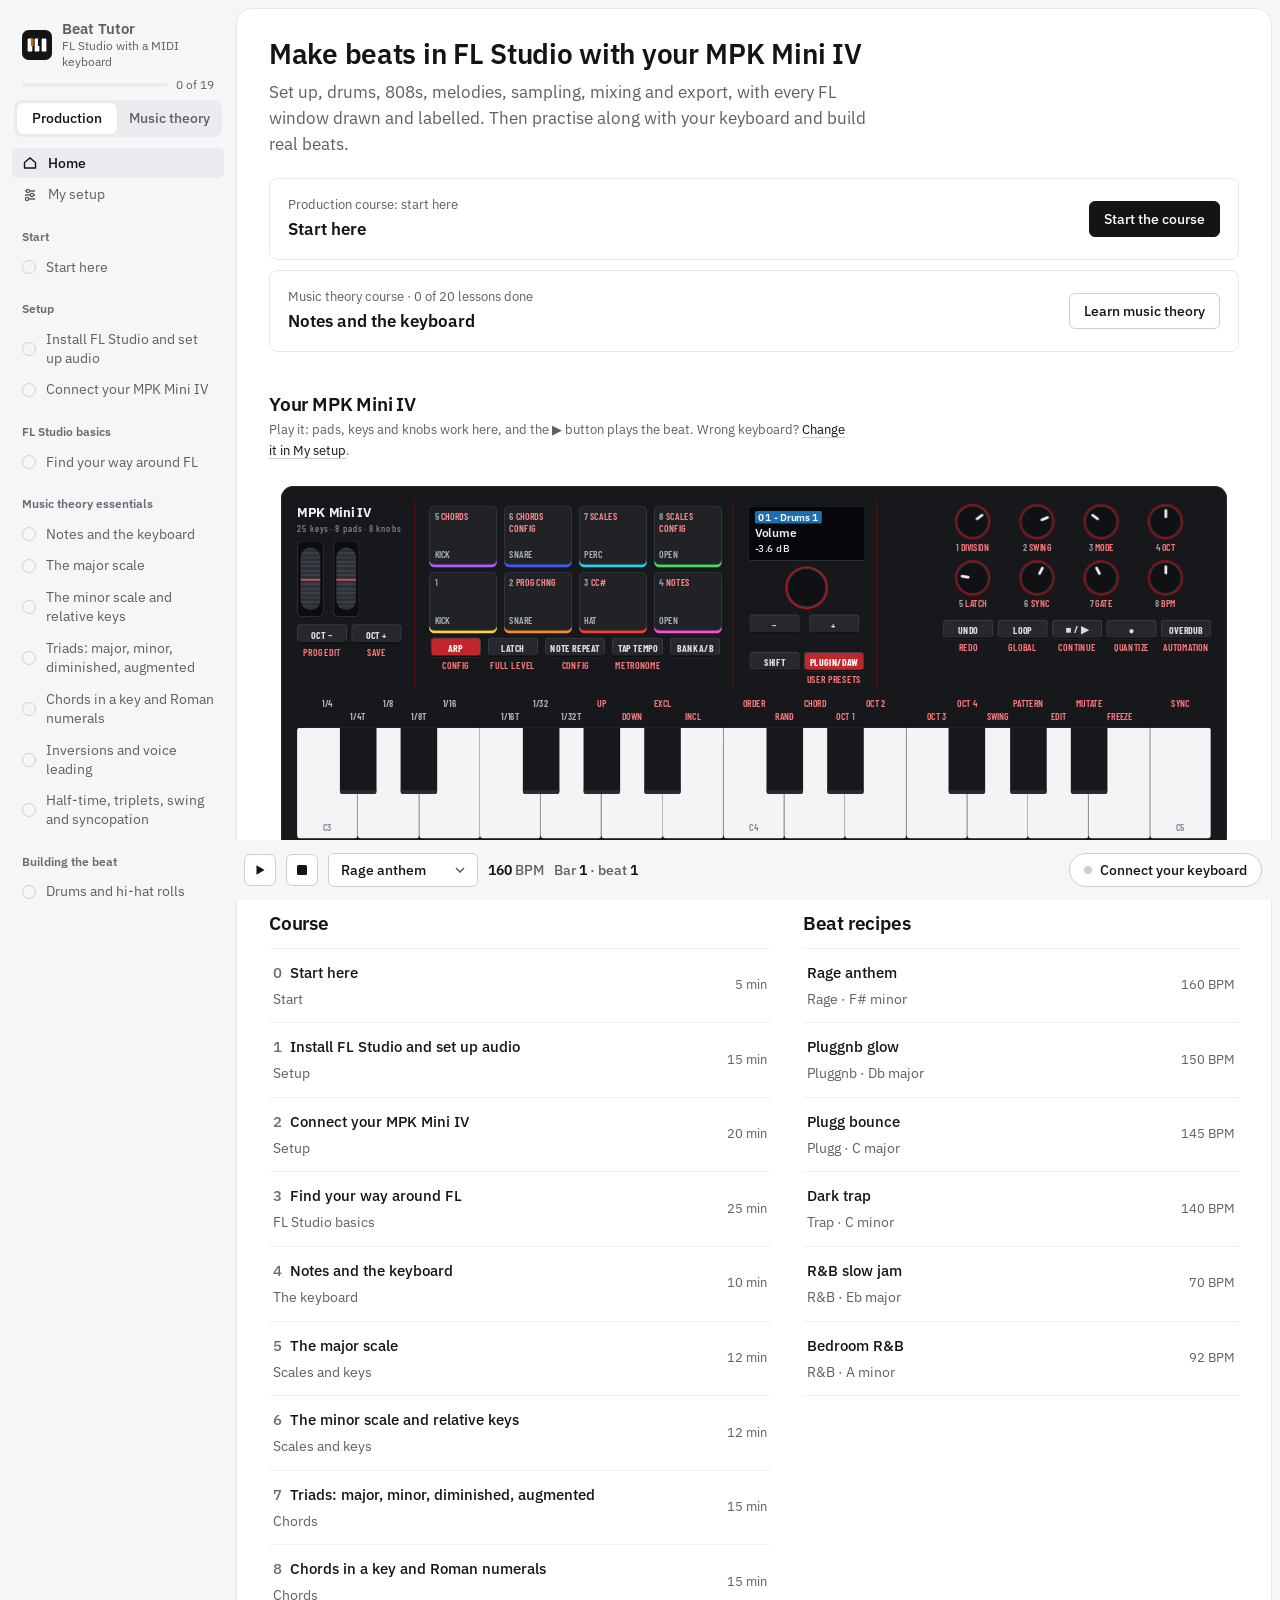
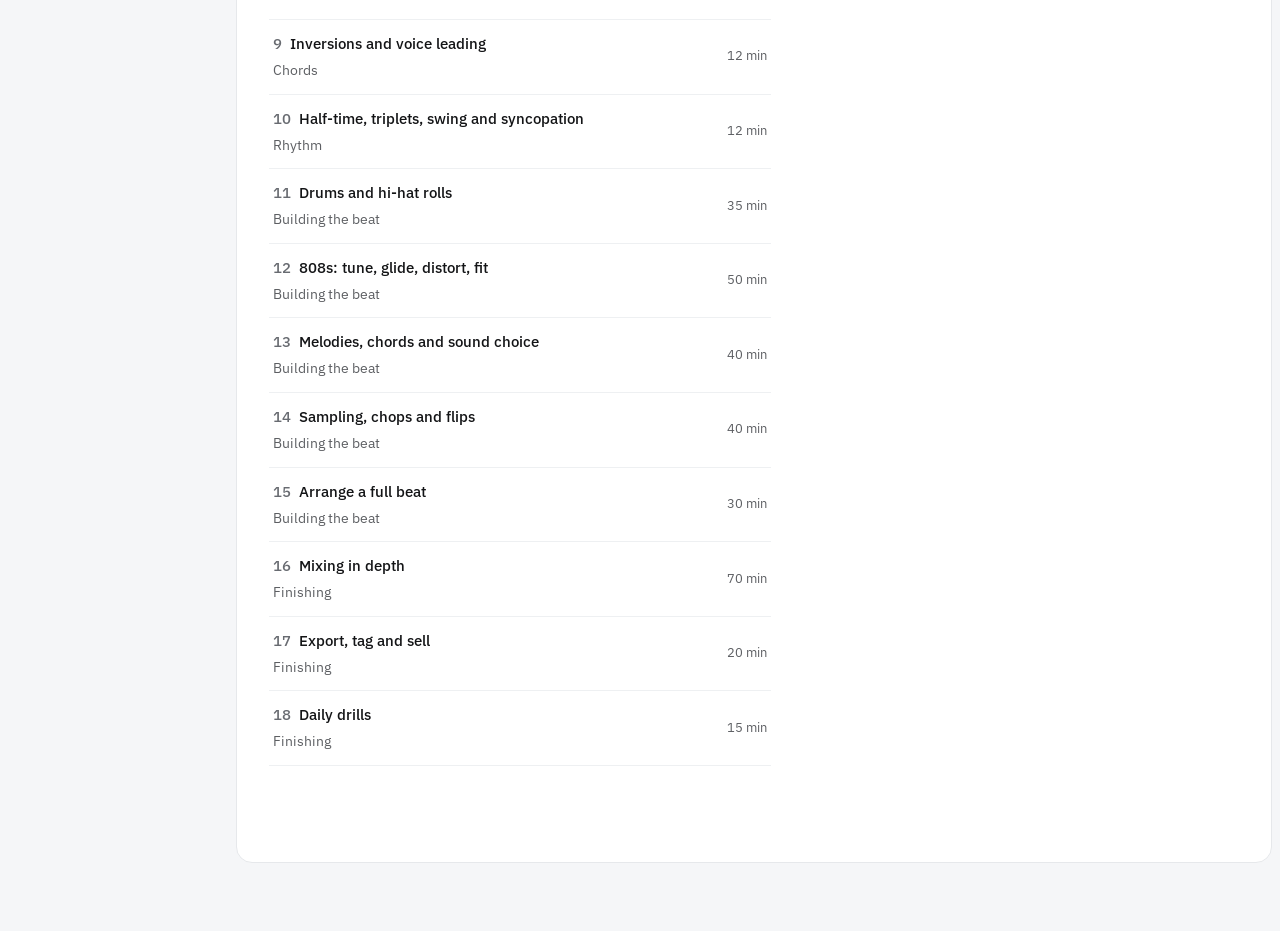
<file: index.html>
<!doctype html>
<html lang="en">
<head>
<meta charset="utf-8">
<meta name="viewport" content="width=device-width, initial-scale=1, viewport-fit=cover">
<title>Beat Tutor</title>
<meta name="description" content="Learn to make beats in FL Studio with a MIDI keyboard: setup for the MPK Mini IV and other controllers, drawn FL windows, playable recipes and SLAYR song breakdowns.">
<link rel="preconnect" href="https://fonts.googleapis.com">
<link rel="preconnect" href="https://fonts.gstatic.com" crossorigin>
<link href="https://fonts.googleapis.com/css2?family=IBM+Plex+Sans:wght@400;500;600&family=Barlow+Condensed:wght@500;600;700&display=swap" rel="stylesheet">
<link rel="icon" href="data:image/svg+xml,%3Csvg xmlns='http://www.w3.org/2000/svg' viewBox='0 0 32 32'%3E%3Crect width='32' height='32' rx='7' fill='%23131416'/%3E%3Crect x='6' y='9' width='5' height='14' rx='1' fill='%23fff'/%3E%3Crect x='13.5' y='9' width='5' height='14' rx='1' fill='%23fff'/%3E%3Crect x='21' y='9' width='5' height='14' rx='1' fill='%23fff'/%3E%3Crect x='9.5' y='9' width='3' height='8' fill='%23c25f00'/%3E%3Crect x='17' y='9' width='3' height='8' fill='%23131416'/%3E%3C/svg%3E">
<style>
/* Style: framed sheet. One tinted L-frame (sidebar + 48px top bar, no rule between), the work on a white sheet
   with a 1px edge and 16px corners, no shadows at rest. Face: FL's orange, darkened to read on white, carries the
   main data (progress, active tab, the playhead); everything else is ink and grey. The FL windows are real
   interface drawings (data-ui) and keep their own dark look. */
:root{
  --ground:#f5f6f8; --surface:#ffffff; --raised:#f4f6f8; --active:#e9ebee; --border:#e6e8eb; --rule:#eef0f2; --control:#cdced1;
  --text:#131416; --muted:#5d5f63; --faint:#686b71;
  --hue:#c25f00; --hue-soft:#fff3e8; --positive:#1e7b4f; --positive-bg:#e3f6ea; --negative:#c4242a; --negative-bg:#ffedea; --warning:#92400e; --warning-bg:#fff7e6;
  --mark:#ffc531; --mark-ink:#241a00;
  --radius-card:8px; --radius-control:6px; --radius-sheet:16px; --sheet-inset:8px;
  --sidebar:236px; --gap:24px; --pad:32px;
  --font:"IBM Plex Sans",system-ui,-apple-system,"Segoe UI",sans-serif;
  --mono:"IBM Plex Mono",ui-monospace,SFMono-Regular,Menlo,monospace;
  --ui:"Barlow Condensed","Arial Narrow",ui-sans-serif,sans-serif;
  /* FL drawing tokens */
  --fl-hot:#ff9a3c; --fl-hot-ink:#1d0e00; --fl-sel:#3fd3c9; --fl-red:#ff5d5d;
  --note:#7ee08f; --note-ink:#0b2a12; --led:#7be05a; --step-a:#4b525c; --step-b:#5a4a50; --step-on:#ffb066;
  color-scheme:light;
}
*{box-sizing:border-box}
html{background:var(--ground)}
body{font-variant-numeric:tabular-nums;margin:0;background:var(--ground);color:var(--text);font:400 15px/1.6 var(--font);-webkit-font-smoothing:antialiased;padding-top:env(safe-area-inset-top,0px)}
a{color:var(--text);text-decoration:underline;text-decoration-color:var(--control);text-underline-offset:3px}
a:hover{text-decoration-color:var(--text)}
:focus-visible{outline:2px solid var(--hue);outline-offset:2px;border-radius:4px}
h1,h2,h3{margin:0;font-weight:600;text-wrap:balance;letter-spacing:-.01em}
h1{font-size:28px;line-height:1.2}
h2{font-size:19px;line-height:1.3;margin-top:40px}
h3{font-size:16px;line-height:1.35;margin-top:26px}
p,li{max-width:72ch}
p{margin:12px 0}
code{font-family:var(--font);font-weight:500;font-size:.88em;background:var(--raised);padding:1px 5px;border-radius:4px}
kbd{font:500 12.5px var(--font);background:var(--surface);border:1px solid var(--control);border-bottom-width:2px;border-radius:5px;padding:0 6px;white-space:nowrap;color:var(--text)}
.tnum{font-variant-numeric:tabular-nums}

/* ---------- frame ---------- */
.frame{display:grid;grid-template-columns:var(--sidebar) minmax(0,1fr);grid-template-rows:minmax(0,1fr);min-height:100vh}
.side{grid-row:1;position:sticky;top:0;height:100vh;overflow-y:auto;padding:14px 12px 32px max(12px,env(safe-area-inset-left,0px))}
.top{grid-column:2;display:flex;align-items:center;gap:10px;padding:0 max(16px,env(safe-area-inset-right,0px)) 0 4px;position:sticky;top:0;z-index:20;background:var(--ground)}
.sheet{grid-column:2;background:var(--surface);border:1px solid var(--border);border-radius:var(--radius-sheet);margin:var(--sheet-inset) var(--sheet-inset) 68px 0;min-width:0}
.content{max-width:920px;margin:0 auto;padding-block:28px 96px;padding-left:max(var(--pad),env(safe-area-inset-left,0px));padding-right:max(var(--pad),env(safe-area-inset-right,0px))}
.content.wide{max-width:1040px}
.brand{display:flex;align-items:center;gap:10px;padding:4px 8px 16px;text-decoration:none}
.brand svg{flex:none}
.brand b{display:block;font-size:15px;font-weight:600;line-height:1.2}
.brand span{display:block;font-size:12px;color:var(--muted);line-height:1.3}
.side nav{display:flex;flex-direction:column;gap:1px}
.side .grp{font-size:12px;font-weight:600;color:var(--faint);padding:16px 10px 4px}
.side a{display:flex;align-items:center;gap:10px;padding:6px 10px;border-radius:var(--radius-control);color:var(--muted);text-decoration:none;font-size:14px;line-height:1.35;transition:background .12s,color .12s}
.side a:hover{background:var(--active);color:var(--text)}
.side a.on{background:var(--active);color:var(--text);font-weight:500}
.side .st-dot{width:14px;height:14px;flex:none;border-radius:50%;border:1.5px solid var(--control);display:grid;place-items:center}
.side .st-dot.done{background:var(--positive);border-color:var(--positive)}
.side .st-dot.done::after{content:"";width:6px;height:3px;border-left:1.5px solid #fff;border-bottom:1.5px solid #fff;transform:rotate(-45deg) translate(0,-1px)}
.side .ico{width:16px;height:16px;flex:none}
.prog{margin:0 10px 6px;display:flex;align-items:center;gap:8px;font-size:12px;color:var(--muted)}
.prog .bar{flex:1;height:4px;border-radius:2px;background:var(--active);overflow:hidden}
.prog .bar i{display:block;height:100%;width:0;background:var(--hue);transition:width .5s cubic-bezier(.2,.8,.2,1)}
/* top bar transport */
.tp{display:flex;align-items:center;gap:8px;flex-wrap:nowrap;min-width:0}
.icbtn{width:32px;height:32px;border-radius:var(--radius-control);border:1px solid var(--control);background:var(--surface);color:var(--text);display:grid;place-items:center;cursor:pointer;flex:none;transition:background .12s,border-color .12s,transform .08s}
.icbtn:hover{border-color:var(--text)}
.icbtn:active{transform:scale(.96)}
.icbtn.on{background:var(--text);border-color:var(--text);color:#fff}
select.sel{height:32px;border-radius:var(--radius-control);border:1px solid var(--control);background:var(--surface);color:var(--text);font:500 13.5px var(--font);padding:0 28px 0 10px;max-width:220px;appearance:none;background-image:url("data:image/svg+xml,%3Csvg xmlns='http://www.w3.org/2000/svg' width='10' height='6'%3E%3Cpath d='M1 1l4 4 4-4' fill='none' stroke='%235d5f63' stroke-width='1.5'/%3E%3C/svg%3E");background-repeat:no-repeat;background-position:right 10px center}
.readout{font:500 13.5px var(--font);font-variant-numeric:tabular-nums;color:var(--muted);white-space:nowrap}
.readout b{color:var(--text);font-weight:600}
.top .spacer{flex:1}
.menu-btn{display:none}

/* ---------- content ---------- */
.crumb{font-size:13px;color:var(--muted);margin-bottom:6px}
.crumb a{color:var(--muted);text-decoration:none}
.crumb a:hover{color:var(--text)}
.lede{font-size:16.5px;color:var(--muted);margin-top:8px;max-width:62ch}
.meta-row{display:flex;flex-wrap:wrap;gap:6px;margin:14px 0 4px}
.pill{display:inline-flex;align-items:center;gap:5px;height:24px;padding:0 9px;border-radius:999px;background:var(--active);color:#353736;font-size:12.5px;font-weight:500;text-decoration:none;white-space:nowrap}
a.pill:hover{background:var(--control)}
.pill.have{background:var(--positive-bg);color:#0e4a2c}
.pill.need{background:var(--warning-bg);color:var(--warning)}
.pill.hue{background:var(--hue-soft);color:#7a3c00}
.btn{display:inline-flex;align-items:center;gap:8px;height:36px;padding:0 14px;border-radius:var(--radius-control);border:1px solid var(--control);background:var(--surface);color:var(--text);font:500 14px var(--font);text-decoration:none;cursor:pointer;transition:background .12s,border-color .12s,transform .08s}
.btn:hover{border-color:var(--text)}
.btn:active{transform:translateY(1px)}
.btn.primary{background:var(--text);border-color:var(--text);color:#fff}
.btn.primary:hover{background:#2b2d31}
.row{display:flex;flex-wrap:wrap;gap:8px;align-items:center}
ol.steps{padding-left:22px;margin:12px 0}
ol.steps>li{padding-left:6px;margin:8px 0}
ol.steps>li::marker{color:var(--muted);font-weight:500;font-variant-numeric:tabular-nums}
ul{padding-left:20px}
li{margin:5px 0}
.note{border-radius:var(--radius-card);padding:12px 16px;margin:18px 0;background:var(--raised)}
.note b.h{display:block;font-weight:600;margin-bottom:2px}
.note.warn{background:var(--negative-bg)}
.note.warn b.h{color:var(--negative)}
details.alt{margin:18px 0;border:1px solid var(--border);border-radius:var(--radius-card);padding:0 16px}
details.alt summary{cursor:pointer;font-weight:500;padding:12px 0;list-style-position:outside}
details.alt[open]{padding-bottom:8px}
.tablewrap{overflow-x:auto;margin-top:12px}
table{border-collapse:collapse;width:100%;font-size:14px}
th,td{text-align:left;padding:10px 12px 10px 0;border-bottom:1px solid var(--rule);vertical-align:top}
th{font-weight:600;color:var(--muted);font-size:13px;border-bottom-color:var(--border)}
td.num,th.num{text-align:right;font-variant-numeric:tabular-nums}
.check{list-style:none;padding:0}
.check li{display:flex;gap:10px;align-items:flex-start}
.check input{margin-top:5px;accent-color:var(--positive);width:16px;height:16px}
.lessonnav{display:flex;justify-content:space-between;gap:10px;flex-wrap:wrap;margin-top:48px;padding-top:20px;border-top:1px solid var(--rule)}
.muted{color:var(--muted)}
.small{font-size:13px}
/* list rows (replace card grids) */
.list{margin-top:12px;border-top:1px solid var(--rule)}
.lrow{display:grid;grid-template-columns:minmax(0,1fr) auto;gap:4px 16px;align-items:center;padding:12px 4px;border-bottom:1px solid var(--rule);text-decoration:none;color:var(--text);transition:background .12s}
.lrow:hover{background:var(--raised)}
.lrow .t{font-weight:500}
.lrow .d{grid-column:1;font-size:13.5px;color:var(--muted)}
.lrow .r{grid-row:1/3;grid-column:2;font-size:13px;color:var(--muted);font-variant-numeric:tabular-nums;text-align:right;white-space:nowrap}
.lrow .n{color:var(--faint);font-variant-numeric:tabular-nums;margin-right:8px}
.lrow .ok{color:var(--positive);font-weight:500}
/* home */
.next{display:grid;grid-template-columns:minmax(0,1fr) auto;gap:16px;align-items:center;padding:16px 18px;border:1px solid var(--border);border-radius:var(--radius-card);margin-top:20px}
.next .k{font-size:13px;color:var(--muted)}
.next .t{font-size:17px;font-weight:600}
.split{display:grid;grid-template-columns:minmax(0,1.15fr) minmax(0,1fr);gap:32px;margin-top:8px}
.split>*{min-width:0}
/* forms */
.opts{display:grid;grid-template-columns:repeat(auto-fit,minmax(220px,1fr));gap:8px;margin-top:10px}
.opt{display:flex;gap:10px;align-items:flex-start;border:1px solid var(--border);border-radius:var(--radius-card);padding:11px 12px;cursor:pointer;transition:border-color .12s,background .12s}
.opt:hover{border-color:var(--control)}
.opt:has(input:checked){border-color:var(--text);background:var(--raised)}
.opt input{margin-top:4px;accent-color:var(--text)}
.opt small{display:block;color:var(--muted);font-size:13px;line-height:1.4}
.setrow{display:grid;grid-template-columns:minmax(0,260px) minmax(0,1fr);gap:24px;padding:24px 0;border-bottom:1px solid var(--rule)}
.setrow h2{margin:0;font-size:16px}
.setrow p{font-size:14px;color:var(--muted);margin:4px 0 0}
/* tabs */
.tabs{display:flex;gap:18px;flex-wrap:wrap;border-bottom:1px solid var(--border);margin-top:20px}
.tab{appearance:none;border:0;background:none;padding:10px 0;margin-bottom:-1px;border-bottom:2px solid transparent;color:var(--muted);font:500 14px var(--font);cursor:pointer}
.tab:hover{color:var(--text)}
.tab.on{color:var(--text);border-bottom-color:var(--hue);font-weight:600}
.chordrow{display:flex;flex-wrap:wrap;gap:8px;margin-top:12px}
.chordbtn{border:1px solid var(--border);background:var(--surface);border-radius:var(--radius-card);padding:8px 12px;cursor:pointer;color:var(--text);font:600 15px var(--font);text-align:left;transition:border-color .12s,background .12s}
.chordbtn small{display:block;font:400 12px var(--font);color:var(--muted)}
.chordbtn:hover{border-color:var(--control)}
.chordbtn.now{border-color:var(--hue);background:var(--hue-soft)}
.sound{display:grid;grid-template-columns:140px minmax(0,1fr);gap:4px 16px;padding:14px 0;border-bottom:1px solid var(--rule)}
.sound:last-child{border-bottom:0}
.sound .role{font-weight:600;font-size:14px}
.facts{display:grid;grid-template-columns:repeat(auto-fit,minmax(150px,1fr));gap:20px;margin:22px 0 8px}
.facts div{min-width:0}
.facts dt{font-size:13px;color:var(--muted)}
.facts dd{margin:2px 0 0;font-size:22px;font-weight:500;font-variant-numeric:tabular-nums;line-height:1.25}
.facts dd small{display:block;font-size:13px;color:var(--muted);font-weight:400}
.src{font-size:13px;color:var(--muted)}
.src a{color:var(--muted)}
.toast{position:fixed;bottom:calc(20px + env(safe-area-inset-bottom,0px));left:50%;transform:translate(-50%,8px);background:var(--text);color:#fff;padding:9px 14px;border-radius:var(--radius-control);font-size:14px;font-weight:500;opacity:0;transition:opacity .2s,transform .2s;pointer-events:none;z-index:60}
.toast.show{opacity:1;transform:translate(-50%,0)}
.view-in>*{animation:enter .45s cubic-bezier(.2,.8,.2,1) both;animation-delay:calc(var(--i,0)*40ms)}
@keyframes enter{from{transform:translateY(10px)}to{transform:none}}
/* sampler tool */
.wave{display:block;width:100%;height:120px;background:#1d2024;border-radius:6px}
.slicepads{display:grid;grid-template-columns:repeat(8,minmax(0,1fr));gap:6px;margin-top:10px}
.slicepads button{height:52px;border-radius:6px;border:1px solid var(--control);background:var(--surface);font:600 13px var(--font);cursor:pointer;transition:background .08s,color .08s}
.slicepads button.lit,.slicepads button:active{background:var(--text);color:#fff}
.ctrls{display:flex;flex-wrap:wrap;gap:16px;align-items:center;margin-top:12px;font-size:14px}
.ctrls label{display:flex;align-items:center;gap:8px}
.ctrls input[type=range]{accent-color:var(--hue);width:140px}

/* ---------- figures & markers ---------- */
.fig{margin:22px 0 10px}
.fig-cap{font-size:13px;color:var(--muted);margin-top:6px}
.legend{list-style:none;padding:0;margin:12px 0 0;display:grid;grid-template-columns:repeat(auto-fit,minmax(280px,1fr));gap:2px 16px}
.legend li{display:flex;gap:10px;align-items:flex-start;padding:6px 8px;margin:0;border-radius:var(--radius-control);cursor:pointer;font-size:14px;max-width:none;transition:background .12s}
.legend li:hover,.legend li.act{background:var(--raised)}
.legend .n{flex:none;width:20px;height:20px;border-radius:50%;background:var(--mark);color:var(--mark-ink);font:600 12px/20px var(--font);text-align:center;margin-top:1px}
[data-co]{position:relative}
mark.co{position:absolute;top:-9px;right:-9px;width:19px;height:19px;border-radius:50%;background:var(--mark);color:var(--mark-ink);font:600 11.5px/19px var(--font);text-align:center;z-index:9;box-shadow:0 0 0 2px #1b1e22;pointer-events:none;animation:pop .35s cubic-bezier(.3,1.5,.5,1) both;animation-delay:calc(var(--k,0)*70ms + .15s)}
.pr-grid>mark.co,.pl-lane>mark.co,.hw-keys>mark.co{top:6px;right:6px}
.pl-blk>mark.co{top:3px;right:4px}
@keyframes pop{from{transform:scale(0)}to{transform:scale(1)}}
.spot{outline:2px solid var(--mark)!important;outline-offset:3px;border-radius:4px;animation:ring 1.1s ease-in-out infinite;z-index:8}
@keyframes ring{50%{outline-offset:6px}}
.fit{position:relative;width:100%;overflow:hidden}
.fit-in{transform-origin:0 0;position:absolute;left:12px;top:12px}
/* FL look */
.fl{font-family:var(--ui);font-size:13px;color:#d6dbe1;letter-spacing:.01em;user-select:none;-webkit-user-select:none}
.flw{background:#2f343b;border:1px solid #1b1e22;border-radius:6px;box-shadow:inset 0 1px 0 rgba(255,255,255,.05)}
.flw-t{display:flex;align-items:center;gap:8px;height:26px;padding:0 8px;background:#393e46;border-radius:6px 6px 0 0;border-bottom:1px solid #1b1e22;font-weight:700;color:#e8ecf0;font-size:13px}
.flw-t .tt{flex:1;white-space:nowrap}
.flw-t .wb{display:flex;gap:5px}
.flw-t .wb i{width:11px;height:11px;border-radius:2px;background:#5b626c}
.flw-b{padding:8px}
.fl-tb{display:flex;align-items:center;gap:8px;background:#30353c;border:1px solid #1b1e22;border-radius:6px;padding:6px 8px}
.fl-menu{display:flex;gap:9px;font-weight:600;color:#b9c0c8;font-size:12.5px}
.fl-grp{display:flex;align-items:center;gap:4px;background:#25292e;border-radius:5px;padding:3px}
.fl-b{min-width:26px;height:24px;border-radius:4px;background:#454b54;display:flex;align-items:center;justify-content:center;color:#d9dee3;font-weight:700;font-size:12px;padding:0 5px;cursor:pointer;white-space:nowrap}
.fl-b.lit{background:var(--fl-hot);color:var(--fl-hot-ink)}
.fl-b.rec{color:var(--fl-red)}
.fl-b.rec.lit{color:var(--fl-hot-ink);background:var(--fl-red)}
.fl-b.go{color:var(--led)}
.fl-lcd{background:#0b0d0f;color:#ffb36b;font:600 15px var(--ui);border-radius:4px;padding:2px 8px;}
.fl-hint{flex:1;background:#25292e;border-radius:4px;height:24px;color:#8d96a2;font-size:12px;padding:3px 8px;white-space:nowrap;overflow:hidden}
.cr-row{display:flex;align-items:center;gap:6px;height:30px}
.cr-led{width:9px;height:9px;border-radius:50%;background:var(--led);box-shadow:0 0 6px var(--led)}
.knob{width:18px;height:18px;border-radius:50%;background:#4d535b;position:relative;flex:none;box-shadow:0 1px 2px rgba(0,0,0,.6);display:inline-block}
.knob::after{content:"";position:absolute;left:50%;top:2px;width:2px;height:6px;margin-left:-1px;background:#fff;border-radius:1px;transform-origin:1px 7px;transform:rotate(var(--r,0deg))}
.cr-trk{width:26px;height:18px;background:#1f2327;border-radius:3px;color:#8e98a3;font:600 11px var(--ui);display:grid;place-items:center}
.cr-name{width:128px;height:24px;border-radius:4px;background:#4a5059;color:#f0f2f4;font-weight:700;padding:0 8px;display:flex;align-items:center;white-space:nowrap;border-left:4px solid var(--c,#8b94a0)}
.cr-steps{display:flex;gap:3px}
.cr-steps .g{display:flex;gap:2px}
.st{width:24px;height:26px;border-radius:3px;background:var(--step-a);box-shadow:inset 0 -3px 0 rgba(0,0,0,.25);position:relative;transition:background .1s}
.cr[data-live] .st{cursor:pointer}
.g:nth-child(even) .st{background:var(--step-b)}
.st.on{background:var(--step-on)!important;box-shadow:inset 0 -3px 0 rgba(150,70,0,.4),0 0 8px -2px var(--step-on)}
.st.now::after{content:"";position:absolute;inset:-2px;border:2px solid var(--fl-sel);border-radius:4px}
.st em{position:absolute;inset:0;display:grid;place-items:center;font:700 11px var(--ui);font-style:normal;color:#5a2a00}
.cr-foot{display:flex;align-items:center;gap:8px;margin-top:6px}
.cr-plus{width:128px;height:22px;border-radius:4px;background:#3e444c;display:grid;place-items:center;font-weight:700;color:#cdd3d9;margin-left:68px}
.pl{display:grid;grid-template-columns:110px 1fr;position:relative}
.pl-name{height:34px;display:flex;align-items:center;padding:0 8px;background:#3a4047;border-bottom:1px solid #2a2e33;font-weight:700;gap:6px}
.pl-name::before{content:"";width:7px;height:7px;border-radius:50%;background:var(--led)}
.pl-lane{height:34px;position:relative;border-bottom:1px solid #2a2e33;background:repeating-var(--bw)}
.pl-blk{position:absolute;top:2px;bottom:2px;border-radius:3px;background:var(--c);color:#111;font-weight:700;font-size:11px;padding:1px 5px;white-space:nowrap;box-shadow:inset 0 0 0 1px rgba(0,0,0,.35);opacity:.92;overflow:hidden}
.pl-blk::after{content:"";position:absolute;left:4px;right:4px;bottom:5px;height:10px;background:repeating-#3b4048 0 2px,transparent 2px 6px)}
.pl-ruler{height:20px;position:relative;background:#2a2e34;font:600 11px var(--ui);color:#8b949e}
.pl-ruler span{position:absolute;top:3px}
.pl-mk{height:20px;position:relative;background:#262a2f}
.pl-mk span{position:absolute;top:2px;font-size:11px;font-weight:700;color:var(--fl-hot);padding-left:10px;white-space:nowrap}
.pl-mk span::before{content:"";position:absolute;left:0;top:4px;border-left:7px solid var(--fl-hot);border-top:5px solid transparent;border-bottom:5px solid transparent}
.pl-phw{position:absolute;left:110px;right:0;top:0;bottom:0;pointer-events:none}
.pl-ph{position:absolute;top:0;bottom:0;width:2px;background:var(--fl-sel);box-shadow:0 0 10px var(--fl-sel);animation:sweep 24s linear infinite;z-index:3}
@keyframes sweep{from{left:0}to{left:100%}}
.mx{display:flex;gap:3px;align-items:stretch}
.mx-s{width:58px;background:#3a4047;border-radius:4px;display:flex;flex-direction:column;align-items:center;gap:6px;padding:6px 3px;border:1px solid transparent}
.mx-s.sel{background:#4a525b;border-color:#8b949e}
.mx-s.master{width:68px;background:#454c55}
.mx-n{font-weight:700;font-size:11.5px;white-space:nowrap;overflow:hidden;max-width:100%}
.mx-io{display:flex;gap:6px;align-items:flex-end;height:150px}
.mx-m{width:7px;height:100%;background:#15181b;border-radius:2px;position:relative;overflow:hidden}
.mx-m i{position:absolute;left:0;right:0;bottom:0;height:0;background:#3b4048 0 60%,#e8d34a 80%,var(--fl-red) 95%)}
.mx-f{width:12px;height:100%;position:relative}
.mx-f::before{content:"";position:absolute;left:5px;top:0;bottom:0;width:2px;background:#15181b}
.mx-f b{position:absolute;left:-3px;width:18px;height:12px;border-radius:2px;background:#9aa2ab;top:var(--y,30%)}
.mx-route{width:0;height:0;border-left:7px solid transparent;border-right:7px solid transparent;border-top:9px solid #8d96a2}
.mx-route.on{border-top-color:var(--fl-hot)}
.mx-fx{flex:1;min-width:230px;background:#33383f;border-radius:4px;padding:8px;margin-left:8px;display:flex;flex-direction:column;gap:3px}
.mx-fx .h{font-weight:700;color:#fff;margin-bottom:4px}
.slot{height:24px;border-radius:3px;background:#262a2f;display:flex;align-items:center;gap:6px;padding:0 6px;color:#a7afb9}
.slot.on{color:#e8ecf0;background:#2b3036}
.slot::before{content:"";width:7px;height:7px;border-radius:50%;background:#444b53;flex:none}
.slot.on::before{background:var(--led);box-shadow:0 0 5px var(--led)}
.dlg-tabs{display:flex;gap:2px;margin-bottom:8px}
.dlg-tabs span{padding:4px 10px;background:#3a4047;border-radius:4px 4px 0 0;font-weight:700;color:#aab2bb}
.dlg-tabs span.on{background:#4b525b;color:#fff}
.dlg-sec{font-weight:700;color:var(--fl-hot);font-size:12px;letter-spacing:.06em;text-transform:uppercase;margin:8px 0 4px}
.dlg-list{background:#1f2327;border-radius:4px;padding:3px}
.dlg-list div{height:22px;display:flex;align-items:center;padding:0 7px;border-radius:3px;color:#aeb6bf;gap:8px}
.dlg-list div.sel{background:#5a4733;color:#ffd7ad}
.dlg-list div b{margin-left:auto;font-weight:600;color:#a7b0ba;font-size:11.5px}
.dlg-row{display:flex;align-items:center;gap:8px;margin-top:6px;flex-wrap:wrap}
.dd{background:#1f2327;border:1px solid #4a5059;border-radius:4px;padding:2px 22px 2px 8px;position:relative;color:#e6eaee;min-width:150px}
.dd::after{content:"";position:absolute;right:7px;top:9px;border-top:5px solid #aab2bb;border-left:4px solid transparent;border-right:4px solid transparent}
.cb{display:inline-flex;align-items:center;gap:5px}
.cb i{width:13px;height:13px;border-radius:3px;background:#1f2327;border:1px solid #5a616b;display:grid;place-items:center}
.cb.on i{background:var(--fl-hot);border-color:var(--fl-hot)}
.cb.on i::after{content:"";width:6px;height:3px;border-left:2px solid #2a1400;border-bottom:2px solid #2a1400;transform:rotate(-45deg) translate(1px,-1px)}
.slider{width:200px;height:6px;background:#1f2327;border-radius:3px;position:relative}
.slider b{position:absolute;top:-4px;left:var(--x,30%);width:10px;height:14px;border-radius:2px;background:#cfd5db}
.menu{background:#3b4149;border:1px solid #1b1e22;border-radius:5px;padding:4px;width:230px;box-shadow:none}
.menu div{padding:4px 10px;border-radius:3px;color:#d6dbe1}
.menu div.hl{background:var(--fl-hot);color:var(--fl-hot-ink);font-weight:700}
.menu hr{border:0;border-top:1px solid #545b64;margin:3px 0}
.fl-br{background:#2a2e34;border-radius:4px;padding:6px}
.fl-br div{height:22px;display:flex;align-items:center;gap:6px;color:#c3cad1;padding-left:calc(var(--d,0)*14px + 4px);white-space:nowrap}
.fl-br div::before{content:"";width:12px;height:9px;border-radius:2px;background:#8a7a5a;flex:none}
.fl-br div.f::before{width:7px;height:9px;border-radius:1px;background:#6f9bd1}
.fl-br div.hl{background:#4b525b;border-radius:3px;color:#fff}

.pr{display:block}
.pr-tools{display:flex;gap:4px;align-items:center;padding:5px 8px;background:#2a2e34;border-bottom:1px solid #1b1e22}
.pr-title{font-weight:700;margin-right:8px;color:#e8ecf0}
.pr-body{display:grid}
.pr-corner{background:#24282d;border-bottom:1px solid #1b1e22}
.pr-ruler{position:relative;height:20px;background:#24282d;border-bottom:1px solid #1b1e22}
.pr-ruler span{position:absolute;top:3px;padding-left:5px;font:600 12px var(--ui);color:#c3cad2;border-left:1px solid #5a626c;height:15px;line-height:15px}
.pr-keys{position:relative;background:#f4f5f7;border-right:1px solid #1b1e22;overflow:hidden}
.pr-k{position:absolute;left:0;right:0;transition:background .1s}
.pr-k.w.c,.pr-k.w.f{box-shadow:inset 0 -1px 0 #b7bdc5}
.pr-k.c{box-shadow:inset 0 -1px 0 #7d8590!important}
.pr-k.b{right:38%;background:#1f2226;border-radius:0 3px 3px 0;z-index:2;box-shadow:inset -2px 0 0 #3a3f46}
.pr-k span{position:absolute;right:5px;top:50%;transform:translateY(-50%);font:600 11px var(--ui);color:#59606a}
.pr-k.hit{background:#8ee09e!important}
.pr-k.b.hit{background:#3c9c52!important}
.pr-grid{position:relative;overflow:hidden;background:#363c44}
.pr-row{position:absolute;left:0;right:0}
.pr-row.b{background:#2c3138}
.pr-row.c{box-shadow:inset 0 -1px 0 #20242a}
.pr-row.sc{background:#3d4a52}
.pr-row.b.sc{background:#33404a}
.pr-lines{position:absolute;inset:0;pointer-events:none}
.pr-lines i{position:absolute;top:0;bottom:0;width:1px}
.pr-lines i.st{background:rgba(255,255,255,.035)}
.pr-lines i.beat{background:#262b31}
.pr-lines i.bar{background:#191c20;width:2px}
.pr-note{position:absolute;border-radius:2px;background:#8ee09e;box-shadow:inset 0 0 0 1px #2c6e3c;display:flex;align-items:center;overflow:hidden;z-index:2;transition:filter .1s}
.pr-note span{padding-left:4px;font:600 11px/1 var(--ui);color:#123a1d;white-space:nowrap}
.pr-note.slide{background:#f08fd6;box-shadow:inset 0 0 0 1px #8e2f73}
.pr-note.slide span{color:#45102f}
.pr-note.hot{filter:brightness(1.18);box-shadow:inset 0 0 0 2px #ffffff}
.pr-ph{position:absolute;top:0;bottom:0;width:2px;background:#ffd54a;left:0;opacity:0;transition:opacity .2s;z-index:4}
.playing .pr[data-live] .pr-ph{opacity:1}
.pr-vlabel{background:#24282d;border-top:1px solid #1b1e22;font:600 11px var(--ui);color:#9aa3ad;padding:4px 6px}
.pr-vel{position:relative;height:44px;background:#2a2e34;border-top:1px solid #1b1e22}
.pr-vel i{position:absolute;bottom:4px;width:2px;max-height:34px;background:#8ee09e}
.pr-vel i::before{content:"";position:absolute;top:-3px;left:-3px;width:8px;height:8px;border-radius:50%;background:#8ee09e}
.pr-grid>mark.co{top:6px;left:6px;right:auto}
/* ---------- hardware drawings (real objects, drawn) ---------- */
.hw{width:1060px;background:#17181b;border-radius:14px;padding:16px 18px 14px;font-family:var(--ui);color:#c9ced5;user-select:none;-webkit-user-select:none;touch-action:none;position:relative;box-shadow:inset 0 0 0 1px #2a2c31}
.hw.trim{box-shadow:inset 0 0 0 1px #2a2c31,inset 0 -3px 0 #b3141b}
.hw-top{display:flex;gap:16px;align-items:stretch}
.hw-sec{display:flex;flex-direction:column;gap:8px;padding:6px 12px 6px 0;border-right:1px solid #3a1416}
.hw.trim .hw-sec{border-right-color:#5c1216}
.hw:not(.trim) .hw-sec{border-right-color:#2c2e33}
.hw-sec:last-child{border-right:0;padding-right:0}
.hw-name{font:700 15px var(--font);color:#f1f2f4;letter-spacing:-.01em;line-height:1}
.hw-name small{display:block;font:500 11px var(--ui);color:#7f8690;letter-spacing:.06em;margin-top:3px}
.hw-lbl{font:600 11px var(--ui);color:#9aa1ab;text-transform:uppercase;letter-spacing:.04em;line-height:1.1;text-align:center}
.hw-sh{color:#ff7a7f}
/* wheels / joystick / strips */
.hw-wheels{display:flex;gap:10px}
.hw-wheel{width:30px;height:86px;border-radius:6px;background:#0c0d0f;box-shadow:inset 0 0 0 1px #33363c;position:relative;overflow:hidden;cursor:ns-resize}
.hw-wheel i{position:absolute;left:4px;right:4px;top:8px;bottom:8px;border-radius:12px;background:repeating-linear-gradient(0deg,#2d3035 0 3px,#3b3f45 3px 5px);background-position:0 var(--wy,0px);transition:transform .18s}
.hw-wheel b{position:absolute;left:4px;right:4px;top:50%;height:2px;background:#e0464c;transform:translateY(calc(var(--wy,0px) * .9));transition:transform .18s}
.hw-joy{width:64px;height:64px;border-radius:50%;background:#0c0d0f;box-shadow:inset 0 0 0 1px #33363c;display:grid;place-items:center;cursor:grab}
.hw-joy b{width:28px;height:28px;border-radius:50%;background:#3b3f45;box-shadow:inset 0 2px 0 #4d525a;transform:translate(var(--jx,0px),var(--jy,0px));transition:transform .15s}
.hw-strips{display:flex;gap:8px}
.hw-strip{width:16px;height:86px;border-radius:8px;background:#0c0d0f;box-shadow:inset 0 0 0 1px #33363c;position:relative;cursor:ns-resize}
.hw-strip i{position:absolute;left:3px;right:3px;height:10px;border-radius:5px;background:#5fd0ff;top:calc(50% - 5px + var(--wy,0px));opacity:.85;transition:top .18s}
/* buttons */
.hw-btns{display:grid;gap:5px}
.hw-btn{display:flex;flex-direction:column;align-items:center;gap:2px;cursor:pointer}
.hw-btn span{display:grid;place-items:center;min-width:56px;height:22px;padding:0 6px;border-radius:4px;background:#26282d;box-shadow:inset 0 -2px 0 #0e0f11,inset 0 0 0 1px #3a3d43;font:700 11px var(--ui);color:#d9dde2;text-transform:uppercase;letter-spacing:.03em;transition:background .1s}
.hw-btn.on span{background:#c2262d;color:#fff}
.hw-btn.on.grn span{background:#3cbf62;color:#05210d}
.hw-btn:active span{transform:translateY(1px)}
.hw-btn em{font:600 11px var(--ui);font-style:normal;color:#ff7a7f;text-transform:uppercase;letter-spacing:.03em;white-space:nowrap}
/* pads */
.hw-pads{display:grid;gap:8px}
.hw-pad{width:76px;height:66px;border-radius:6px;background:#202226;box-shadow:inset 0 0 0 1px #34373d,0 3px 0 var(--glow,#333);cursor:pointer;display:flex;flex-direction:column;justify-content:space-between;padding:5px 6px;transition:background .07s,box-shadow .07s}
.hw-pad .pn{font:700 11px var(--ui);color:#8d949e}
.hw-pad .ps{font:600 11px var(--ui);color:#ff8a8e;text-transform:uppercase;letter-spacing:.02em;line-height:1.05}
.hw-pad .pl{font:600 11px var(--ui);color:#a9b0b9;text-transform:uppercase}
.hw-pad.lit{background:var(--glow,#ff9a3c);box-shadow:inset 0 0 0 1px var(--glow),0 0 18px -2px var(--glow)}
.hw-pad.lit .pn,.hw-pad.lit .pl,.hw-pad.lit .ps{color:#111}
.p16 .hw-pad{width:44px;height:44px}
/* screen + encoder */
.hw-screen{width:132px;height:62px;border-radius:4px;background:#05070a;box-shadow:inset 0 0 0 1px #2c3036;padding:6px 8px;font:500 11px var(--font);color:#e9edf1;display:flex;flex-direction:column;gap:2px;overflow:hidden}
.hw-screen .hd{background:#1f6fb0;color:#fff;font-weight:600;padding:0 4px;border-radius:2px;align-self:flex-start}
.hw-screen b{font-size:13px;font-weight:600}
.hw-screen.oled{color:#cfe6ff;background:#000}
.hw-screen.oled .hd{background:none;color:#cfe6ff;padding:0}
.hw-enc{width:44px;height:44px;border-radius:50%;background:#101114;box-shadow:0 0 0 3px #2a1b1c,inset 0 0 0 1px #3a3d43;position:relative}
.hw.trim .hw-enc{box-shadow:0 0 0 2px #b3141b,inset 0 0 0 1px #3a3d43}
/* knobs + faders */
.hw-knobs{display:grid;gap:10px 6px}
.hw-kn{display:flex;flex-direction:column;align-items:center;gap:4px;cursor:ns-resize;width:66px}
.hw-kn i{width:36px;height:36px;border-radius:50%;background:#101114;box-shadow:inset 0 0 0 1px #3a3d43,0 0 0 2px #26282d;position:relative}
.hw.trim .hw-kn i{box-shadow:inset 0 0 0 1px #3a3d43,0 0 0 2px #8e1015}
.hw-kn i::after{content:"";position:absolute;left:50%;top:4px;width:3px;height:10px;margin-left:-1.5px;background:#f2f4f6;border-radius:2px;transform-origin:1.5px 14px;transform:rotate(var(--r,-120deg))}
.hw-kn .kl{font:600 11px var(--ui);color:#9aa1ab;text-transform:uppercase;white-space:nowrap}
.hw-kn .kl em{font-style:normal;color:#ff7a7f}
.hw-faders{display:flex;gap:12px}
.hw-fader{width:14px;height:86px;border-radius:3px;background:#0c0d0f;box-shadow:inset 0 0 0 1px #33363c;position:relative}
.hw-fader b{position:absolute;left:-5px;right:-5px;height:12px;border-radius:2px;background:#d7dbe0;top:var(--y,40%)}
/* keys */
.hw-keys{position:relative;height:124px;margin-top:14px;border-radius:3px;overflow:hidden;background:#0a0b0d}
.hw-keys .w{position:absolute;top:0;height:100%;background:#f3f4f6;border-right:1px solid #b9bec5;border-radius:0 0 4px 4px;cursor:pointer;transition:background .06s}
.hw-keys .b{position:absolute;top:0;height:60%;background:#17181b;border-radius:0 0 3px 3px;z-index:2;cursor:pointer;box-shadow:inset 0 -4px 0 #2b2d32}
.hw-keys .hit{background:#9be6a8!important}
.hw-keys .b.hit{background:#2f9b48!important}
.hw-keys .lbl{position:absolute;bottom:6px;left:0;right:0;text-align:center;font:600 11px var(--ui);color:#80868f;pointer-events:none}
.hw-klabels{position:relative;height:30px;margin-top:8px}
.hw-klabels span{position:absolute;font:600 11px var(--ui);color:#b5bbc3;text-transform:uppercase;white-space:nowrap;transform:translateX(-50%)}
.hw-klabels span.sh{color:#ff7a7f}
/* typing keyboard */
.qw{width:760px;background:#e9ebee;border-radius:12px;padding:14px;display:flex;flex-direction:column;gap:6px;box-shadow:inset 0 0 0 1px #d5d8dc}
.qw-r{display:flex;gap:6px}
.qk{width:50px;height:50px;border-radius:7px;background:#f7f8f9;box-shadow:inset 0 -2px 0 #cfd2d6,inset 0 0 0 1px #d9dce0;font:600 15px var(--font);color:#9aa0a8;display:flex;flex-direction:column;justify-content:space-between;padding:4px 6px}
.qk small{font:500 11px var(--font);color:transparent}
.qk.wk{background:#fff;color:#131416;cursor:pointer}
.qk.wk small{color:#5d5f63}
.qk.bk{background:#2a2c30;color:#fff;cursor:pointer;box-shadow:inset 0 -2px 0 #000}
.qk.bk small{color:#c4c8ce}
.qk.hit{background:#9be6a8!important;color:#0b2a12!important}
.qk.hit small{color:#0b2a12}

.lbstep{scroll-margin-top:64px}
.anadrop{display:flex;flex-direction:column;gap:4px;align-items:flex-start;border:1.5px dashed var(--control);border-radius:var(--radius-card);padding:22px 20px;margin-top:20px;cursor:pointer;transition:border-color .15s,background .15s}
.anadrop:hover,.anadrop.over{border-color:var(--hue);background:var(--hue-soft)}
.anadrop b{font-size:16px}
.prog-line{height:4px;border-radius:2px;background:var(--active);overflow:hidden}
.prog-line i{display:block;height:100%;width:0;background:var(--hue);transition:width .3s}
.inp{height:32px;width:96px;border:1px solid var(--control);border-radius:var(--radius-control);padding:0 10px;font:500 14px var(--font);color:var(--text);background:var(--surface)}
.btn:disabled{opacity:.45;cursor:not-allowed;transform:none}
/* bottom player */
.player{position:fixed;left:var(--sidebar);right:0;bottom:0;z-index:30;display:flex;align-items:center;gap:10px;height:60px;padding:0 max(18px,env(safe-area-inset-right,0px)) env(safe-area-inset-bottom,0px) 8px;background:var(--ground)}
.player .spacer{flex:1}
.midi-pill{display:inline-flex;align-items:center;gap:8px;height:34px;padding:0 14px;border-radius:999px;border:1px solid var(--control);background:var(--surface);font:500 13.5px var(--font);color:var(--text);cursor:pointer;max-width:340px;white-space:nowrap;overflow:hidden;text-overflow:ellipsis;transition:border-color .15s,background .15s}
.midi-pill:hover{border-color:var(--text)}
.mp-dot{width:8px;height:8px;border-radius:50%;background:var(--control);flex:none;transition:background .2s}
.midi-pill.on .mp-dot,.next.midi-pill.on::before{background:var(--positive)}
.midi-pill.on{border-color:#a7dcbc}
/* site dropdown */
.dd2{position:relative;display:inline-block}
.dd2-btn{display:inline-flex;align-items:center;justify-content:space-between;gap:10px;height:34px;min-width:150px;padding:0 12px;border-radius:var(--radius-control);border:1px solid var(--control);background:var(--surface);color:var(--text);font:500 14px var(--font);cursor:pointer;transition:border-color .12s}
.dd2-btn:hover,.dd2.open .dd2-btn{border-color:var(--text)}
.dd2-btn svg{color:var(--muted);transition:transform .15s}
.dd2.open .dd2-btn svg{transform:rotate(180deg)}
.dd2-list{position:absolute;top:calc(100% + 6px);left:0;min-width:100%;max-height:300px;overflow:auto;margin:0;padding:6px;list-style:none;background:var(--surface);border:1px solid var(--border);border-radius:10px;box-shadow:0 12px 32px rgba(19,20,22,.14);z-index:60;outline:none;animation:ddin .14s ease-out}
.dd2.up .dd2-list,.dd2.up-only .dd2-list{top:auto;bottom:calc(100% + 6px)}
@keyframes ddin{from{opacity:0;transform:translateY(-4px)}to{opacity:1;transform:none}}
.dd2-list li{padding:7px 10px;border-radius:6px;font-size:14px;white-space:nowrap;cursor:pointer;margin:0;max-width:none}
.dd2-list li.act{background:var(--active)}
.dd2-list li[aria-selected="true"]{font-weight:600}
.dd2-list li[aria-selected="true"]::after{content:"✓";float:right;margin-left:16px;color:var(--hue)}
/* practice */
.pr-canvas{display:block;width:100%;height:420px;border-radius:12px;margin-top:14px;background:#1d2024;touch-action:manipulation}
.seg{display:inline-flex;border:1px solid var(--control);border-radius:var(--radius-control);overflow:hidden}
.seg-b{border:0;background:var(--surface);padding:0 12px;height:34px;font:500 13.5px var(--font);cursor:pointer;color:var(--muted)}
.seg-b+.seg-b{border-left:1px solid var(--control)}
.seg-b.on{background:var(--text);color:#fff}
.stars{display:inline-flex;gap:3px;vertical-align:middle}
.stars i{width:13px;height:13px;background:var(--control);clip-path:polygon(50% 0,61% 35%,98% 35%,68% 57%,79% 91%,50% 70%,21% 91%,32% 57%,2% 35%,39% 35%)}
.stars i.on{background:var(--hue)}
.practice-card{margin-top:34px;padding:16px 18px;border-radius:var(--radius-card);background:var(--raised)}
.practice-card .k{font-weight:600;margin-bottom:4px}
.practice-card .lrow{border-bottom-color:var(--border)}
.pr-res{display:grid;grid-template-columns:auto minmax(0,1fr);gap:24px;align-items:center;margin-top:14px;padding:16px 18px;border:1px solid var(--border);border-radius:var(--radius-card)}
.pr-score{display:flex;flex-direction:column;gap:4px}
.pr-score b{font-size:34px;font-weight:600;line-height:1}
.next.midi-pill{display:grid;border-radius:var(--radius-card);height:auto;max-width:none;white-space:normal;cursor:default;font:inherit;padding:16px 18px;margin-top:18px}
/* theory widgets */
.kbw .w,.kbw .b{position:absolute}
.kbw .nl{position:absolute;bottom:22px;left:0;right:0;text-align:center;font:700 11px var(--ui);color:#0b2a12;pointer-events:none}
.kbw .b .nl{bottom:8px;color:#eafbea}
.rgrid{display:grid;grid-template-columns:repeat(16,minmax(0,1fr));gap:4px;margin-top:14px}
.rg{height:46px;border-radius:5px;border:1px solid var(--border);background:var(--raised);font:600 12px var(--font);color:var(--muted);cursor:pointer;transition:background .1s}
.rg:nth-child(4n+1){border-color:var(--control)}
.rg.on{background:var(--hue);border-color:var(--hue);color:#fff}
.rg.now{outline:2px solid var(--text);outline-offset:1px}
[hidden]{display:none!important}
/* course switch */
.track-switch{display:grid;grid-template-columns:1fr 1fr;gap:2px;padding:3px;margin:0 2px 10px;background:var(--active);border-radius:8px}
.track-switch a{justify-content:center;padding:6px 8px;border-radius:6px;font-weight:500;font-size:13.5px;color:var(--muted)}
.track-switch a.on{background:var(--surface);color:var(--text);outline:1px solid var(--border)}
.track-switch a.on::before{display:none}
/* guided lessons */
.ts{margin-top:22px}
.ts-dots{display:flex;gap:4px;margin-bottom:6px}
.ts-dot{flex:1;height:4px;border-radius:2px;background:var(--active);transition:background .25s}
.ts-dot.done{background:#e6b27f}
.ts-dot.on{background:var(--hue)}
.ts-body{min-height:150px;padding:16px 0 6px;font-size:16px}
.ts-body p{font-size:16px}
.ts-q{font-size:18px;font-weight:600;margin:0 0 12px}
.ts-opts{display:grid;grid-template-columns:repeat(auto-fit,minmax(200px,1fr));gap:8px}
.ts-opt{text-align:left;padding:12px 14px;border-radius:var(--radius-card);border:1px solid var(--control);background:var(--surface);font:500 15px var(--font);cursor:pointer;transition:border-color .12s,background .12s}
.ts-opt:hover{border-color:var(--text)}
.ts-opt.right{border-color:var(--positive);background:var(--positive-bg)}
.ts-opt.wrong{border-color:var(--negative);background:var(--negative-bg)}
.ts-why{margin-top:12px;min-height:1.6em}
.ts-check{margin-top:12px;padding:12px 14px;border-radius:var(--radius-card);background:var(--raised);font-size:15px;transition:background .2s}
.ts-check.ok{background:var(--positive-bg)}
.ts-nav{display:flex;gap:8px;align-items:center;margin-top:16px}
.ts-nav .spacer{flex:1}
.btn:disabled{opacity:.4;cursor:not-allowed;transform:none}
.chart-grid{display:grid;grid-template-columns:repeat(auto-fill,minmax(150px,1fr));gap:10px;margin-top:12px}
.chart-card{display:flex;flex-direction:column;gap:4px;align-items:flex-start;padding:10px;border-radius:var(--radius-card);border:1px solid var(--border);background:var(--surface);cursor:pointer;text-align:left;font:inherit;transition:border-color .12s,background .12s}
.chart-card:hover{border-color:var(--control)}
.chart-card.now{border-color:var(--hue);background:var(--hue-soft)}
.chart-card .cn{font-weight:600;font-size:16px}
.chart-card .rn{font-size:12.5px;color:var(--muted)}
.chart-card .cnotes{font-size:12px;color:var(--muted)}
.mini-kb{position:relative;width:100%;height:34px;margin-top:4px}
.mini-kb .w{position:absolute;top:0;height:100%;background:#fff;border:1px solid #cfd3d8;border-radius:0 0 2px 2px}
.mini-kb .b{position:absolute;top:0;height:60%;background:#2a2c30;z-index:2;border-radius:0 0 2px 2px}
.mini-kb [data-on]{background:var(--hue)!important;border-color:var(--hue)}
.rg.sn{background:var(--text);border-color:var(--text);color:#fff}
/* labs */
.lab{border:1px solid var(--border);border-radius:var(--radius-card);padding:16px 18px;margin:22px 0;background:var(--surface)}
.lab-head{display:flex;flex-wrap:wrap;gap:4px 12px;align-items:baseline;margin-bottom:12px}
.lab-head b{font-size:16px}
.lab-grid{display:grid;grid-template-columns:repeat(auto-fit,minmax(220px,1fr));gap:14px 24px;margin-top:14px}
.lab-ctl{display:flex;flex-direction:column;gap:4px;font-size:14px}
.lab-ctl span{display:flex;justify-content:space-between;font-weight:500}
.lab-ctl input[type=range],.mixtable input[type=range]{accent-color:var(--hue);width:100%}
.lab-ctl small{color:var(--muted);font-size:13px;line-height:1.4}
.mixtable td{vertical-align:middle}
.mixtable td:nth-child(2){min-width:200px}
.mixtable td:nth-child(2) input{width:130px;vertical-align:middle}
/* shared names used by older view templates */
.eyebrow{font-size:13px;color:var(--muted);margin-bottom:6px}
.chips{display:flex;flex-wrap:wrap;gap:6px;margin:14px 0 4px}
.chip{display:inline-flex;align-items:center;gap:6px;height:28px;padding:0 10px;border-radius:999px;background:var(--active);color:#353736;font-size:13px;text-decoration:none;white-space:nowrap}
.chip b{font-weight:600;color:var(--text)}
.chip input{accent-color:var(--text)}
.panel{background:var(--surface);border:1px solid var(--border);border-radius:var(--radius-card);padding:16px 18px;margin-top:14px}
.panel.sim-text{background:var(--raised);border:0}
.tlabel{font-size:13px;color:var(--muted)}
.pill.stock{background:var(--active);color:#353736}
.pill.free{background:var(--positive-bg);color:#0e4a2c}
.sim-area{display:grid;grid-template-columns:minmax(120px,220px) minmax(0,1fr);gap:16px;align-items:start;margin-top:12px}
.sim-win{min-width:0}
.lesson>h2:first-child{margin-top:24px}
@media (max-width:900px){
  .sim-area{grid-template-columns:1fr}
  .frame{grid-template-columns:1fr;grid-template-rows:auto auto 1fr}
  .side{grid-row:auto;position:static;height:auto;padding:10px max(16px,env(safe-area-inset-right,0px)) 4px max(16px,env(safe-area-inset-left,0px))}
  .side .brand{padding-bottom:8px}
  .side nav{flex-direction:row;overflow-x:auto;gap:2px;padding-bottom:8px;scrollbar-width:none}
  .side .grp,.prog{display:none}
  .side a{white-space:nowrap}
  .top{grid-column:1;padding:0 max(16px,env(safe-area-inset-right,0px)) 0 max(16px,env(safe-area-inset-left,0px));height:52px}
  .sheet{grid-column:1;margin:0;border-radius:14px 14px 0 0;border-bottom:0}
  .player{left:0;padding-left:max(12px,env(safe-area-inset-left,0px));gap:6px}
  .midi-pill{max-width:44px;padding:0 13px}
  .midi-pill [data-midi-status]{display:none}
  .dd2-btn{min-width:0}
  .content{--pad:18px;padding-top:22px}
  .split{grid-template-columns:1fr}
  .setrow{grid-template-columns:1fr;gap:10px}
  .sound{grid-template-columns:1fr}
  .readout.pos{display:none}
}
@media (max-width:460px){select.sel{max-width:150px}.readout{font-size:12.5px}}
@media (prefers-reduced-motion:reduce){*,*::before,*::after{animation:none!important;transition:none!important}}
.hw-klabels span:nth-child(odd){top:0}.hw-klabels span:nth-child(even){top:14px}
</style>
</head>
<body>
<div class="frame">
  <aside class="side" aria-label="Course">
    <a class="brand" href="#home" aria-label="Beat Tutor home">
      <svg width="30" height="30" viewBox="0 0 32 32" aria-hidden="true"><rect width="32" height="32" rx="7" fill="#131416"/><rect x="6" y="9" width="5" height="14" rx="1" fill="#fff"/><rect x="13.5" y="9" width="5" height="14" rx="1" fill="#fff"/><rect x="21" y="9" width="5" height="14" rx="1" fill="#fff"/><rect x="9.5" y="9" width="3" height="8" fill="#c25f00"/><rect x="17" y="9" width="3" height="8" fill="#131416"/></svg>
      <span><b>Beat Tutor</b><span>FL Studio with a MIDI keyboard</span></span>
    </a>
    <div class="prog"><span class="bar"><i id="progBar"></i></span><span id="progTxt" class="tnum"></span></div>
    <nav id="nav"></nav>
  </aside>
  <main class="sheet"><div class="content" id="view"></div></main>
  <div class="player" role="region" aria-label="Beat player">
    <button class="icbtn" id="tPlay" aria-label="Play the beat"><svg width="12" height="12" viewBox="0 0 12 12"><path d="M2.5 1.2v9.6L10.5 6z" fill="currentColor"/></svg></button>
    <button class="icbtn" id="tStop" aria-label="Stop"><svg width="10" height="10" viewBox="0 0 10 10"><rect width="10" height="10" rx="1.5" fill="currentColor"/></svg></button>
    <div id="tBeatDD"></div>
    <span class="readout" id="tBpm"></span>
    <span class="readout pos" id="tPos">Bar <b>1</b> · beat <b>1</b></span>
    <span class="spacer"></span>
    <button class="midi-pill" data-midi-connect type="button"><span class="mp-dot" aria-hidden="true"></span><span data-midi-status>Connect your keyboard</span></button>
  </div>
</div>
<div class="toast" id="toast" role="status" aria-live="polite"></div>
<script>

/* ================= utils ================= */
const store={get(k,d){try{const v=localStorage.getItem('ktb:'+k);return v?JSON.parse(v):d}catch(e){return d}},set(k,v){try{localStorage.setItem('ktb:'+k,JSON.stringify(v))}catch(e){}}};
const $=s=>document.querySelector(s),$$=(s,r=document)=>r?[...r.querySelectorAll(s)]:[];
const toast=m=>{const t=$('#toast');t.textContent=m;t.classList.add('show');clearTimeout(t._h);t._h=setTimeout(()=>t.classList.remove('show'),1700)};

/* ================= keyboards =================
   Specs checked against maker pages and reviews (Nov 2026). hw = how the drawing is laid out. */
const MPK4_KEYS=['1/4','1/4T','1/8','1/8T','1/16','1/16T','1/32','1/32T','Up','Down','Excl','Incl','Order','Rand','Chord','Oct 1','Oct 2','Oct 3','Oct 4','Swing','Pattern','Edit','Mutate','Freeze','Sync'];
const KEYBOARDS={
  mpk4:{name:'Akai MPK Mini IV',short:'MPK Mini IV',
    summary:'25 velocity-sensitive mini keys, 8 RGB pads in two banks, 8 endless knobs, separate pitch and mod wheels, a colour screen with a push encoder, transport buttons, a sustain jack and 5-pin MIDI out.',
    pitch:'the <b>pitch wheel</b> and <b>mod wheel</b> on the left',oct:'<b>Oct −</b> / <b>Oct +</b> under the wheels',
    padNote:'Load FPC and hit the pads. If a pad is silent or plays the wrong sound, press <b>Bank A/B</b> or check FPC\'s note layout.',
    sustain:'There is a 1/4" sustain pedal jack on the back.',
    repeat:'Press <b>Note Repeat</b> to turn it on, then hold a pad to roll it. To change the rate, hold <b>Note Repeat</b> and press one of the time-division keys (1/4 to 1/32T, printed above the first eight keys). To lock rolls to FL\'s tempo, set Arp Config → Clock to External; then rolls only play while FL is playing.',
    arp:'Press <b>Arp</b>. Hold <b>Arp</b> and press the labelled keys to set the rate (1/4 to 1/32T), the mode (Up to Chord) and the range (Oct 1–4); hold Arp and turn the knobs for the settings printed under them. <b>Latch</b> keeps it running after you let go.',
    hw:{model:'mpk4',trim:true,pitch:'wheels',pads:8,padCols:4,glow:['#ffd23f','#ff8a1f','#ff3b30','#ff4fd8','#b05bff','#3b5bff','#22d3ee','#3ee06a'],
      padLabels:['1','2','3','4','5','6','7','8'],padShift:['','Prog chng','CC#','Notes','Chords','Chords config','Scales','Scales config'],
      left:[['Oct −','Prog edit','down'],['Oct +','Save','up']],
      under:[['Arp','Config','arp'],['Latch','Full level','latch'],['Note repeat','Config','nr'],['Tap tempo','Metronome','tap'],['Bank A/B','','bank']],
      screen:{hd:'01 - Drums 1',l1:'Volume',l2:'-3.6 dB'},encoder:true,centre:[['−','',''],['+','',''],['Shift','','shift'],['Plugin/DAW','User presets','daw']],
      knobs:['Division','Swing','Mode','Oct','Latch','Sync','Gate','BPM'],knobsShift:true,
      transport:[['Undo','Redo','undo'],['Loop','Global','loop'],['■ / ▶','Continue','play'],['●','Quantize','rec'],['Overdub','Automation','auto']],
      keys:25,keyLabels:MPK4_KEYS}},
  mpk3:{name:'Akai MPK Mini MK3',short:'MPK Mini MK3',
    summary:'25 mini keys, 8 pads in two banks, 8 endless knobs, a 4-way joystick for pitch and mod, an OLED screen, Arp, Note Repeat and Full Level.',
    pitch:'the 4-way <b>joystick</b> (left/right bends pitch, up is modulation)',oct:'<b>Oct −</b> / <b>Oct +</b>',
    padNote:'Pads send notes FPC can play. If one is silent or plays the wrong sound, switch banks or check FPC\'s note layout.',sustain:'There is a sustain pedal jack.',
    repeat:'Hold <b>Note Repeat</b> and a pad. The arp\'s time division (1/4 to 1/32T) sets the roll speed.',
    arp:'Press <b>Arp</b>; hold <b>Arp</b> and press the labelled keys to pick the mode, division and octave range.',
    hw:{model:'mpk3',pitch:'joystick',pads:8,padCols:4,glow:Array(8).fill('#ff3b30'),padLabels:['1','2','3','4','5','6','7','8'],
      left:[['Arp','','arp'],['Tap tempo','','tap'],['Oct −','','down'],['Oct +','','up']],
      under:[['Full level','','full'],['Note repeat','','nr'],['Bank A/B','','bank'],['CC','',''],['Prog change','','']],
      screen:{hd:'MPK mini',l1:'Prog 1',l2:''},oled:true,knobs:['K1','K2','K3','K4','K5','K6','K7','K8'],keys:25}},
  launchkey:{name:'Novation Launchkey Mini (MK3 / MK4)',short:'Launchkey Mini',
    summary:'25 mini keys, 16 pads, pitch and mod touch strips, Arp and Fixed Chord, Play and Record buttons. MK3: 8 knobs, no screen. MK4: 8 endless encoders, an OLED screen, Scale and Chord Map.',
    pitch:'the <b>pitch and mod touch strips</b> on the left',oct:'the <b>Octave</b> up/down buttons',
    padNote:'Pads send notes FPC can play. If one is silent or plays the wrong sound, switch banks or check FPC\'s note layout.',sustain:'There is a sustain input.',
    repeat:'There is no Note Repeat button: hold one note with the Arp at a fast rate, or draw rolls in the piano roll.',
    arp:'Press <b>Arp</b>; hold <b>Shift</b> to change its rate and pattern.',
    hw:{model:'launchkey',pitch:'strips',pads:16,padCols:8,glow:['#22d3ee','#3ee06a','#ffd23f','#ff8a1f','#ff3b30','#ff4fd8','#b05bff','#3b5bff','#3b5bff','#b05bff','#ff4fd8','#ff3b30','#ff8a1f','#ffd23f','#3ee06a','#22d3ee'],
      left:[['Shift','','shift'],['Oct −','','down'],['Oct +','','up']],under:[['Arp','','arp'],['Fixed chord','',''],['▶','','play'],['●','','rec']],
      screen:{hd:'MK4 only',l1:'Drum',l2:''},oled:true,knobs:['1','2','3','4','5','6','7','8'],knobRow:true,keys:25}},
  minilab:{name:'Arturia MiniLab 3',short:'MiniLab 3',
    summary:'25 slim keys, 8 pads in two banks, 8 encoders, 4 faders, pitch and mod touch strips, a main encoder with a small screen, an arpeggiator and chord mode, and 5-pin MIDI out.',
    pitch:'the <b>pitch and mod touch strips</b>',oct:'<b>Oct −</b> / <b>Oct +</b>',
    padNote:'Pads send notes FPC can play. If one is silent or plays the wrong sound, switch banks or check FPC\'s note layout.',sustain:'There is a sustain input.',
    repeat:'Use the Arp on one held pad, or draw rolls in the piano roll.',arp:'Turn the arpeggiator on with its Shift + pad function (see Arturia\'s manual) and adjust it on the screen.',
    hw:{model:'minilab',pitch:'strips',pads:8,padCols:8,glow:Array(8).fill('#3b82f6'),left:[['Shift','','shift'],['Hold','',''],['Oct −','','down'],['Oct +','','up']],under:[],
      screen:{hd:'MiniLab 3',l1:'Prog 1',l2:''},oled:true,encoder:true,knobs:['1','2','3','4','5','6','7','8'],faders:4,keys:25}},
  big:{name:'Full-size keyboard (49 / 61 / 88)',short:'Full-size keys',
    summary:'More octaves, pitch and mod wheels, and on many models pads, knobs and faders.',
    pitch:'the <b>pitch and mod wheels</b>',oct:'the octave buttons (you rarely need them)',
    padNote:'No pads? Play FPC from the low keys (MIDI 36 and up).',sustain:'Use a sustain pedal.',repeat:'Draw rolls in the piano roll.',arp:'Use FL\'s arpeggiator (channel settings) if the keyboard has none.',
    hw:{model:'big',pitch:'wheels',pads:0,left:[['Oct −','','down'],['Oct +','','up']],under:[],knobs:[],keys:49}},
  other:{name:'Another MIDI keyboard',short:'My keyboard',
    summary:'Any class-compliant USB MIDI keyboard works with FL Studio.',
    pitch:'the pitch / mod controls',oct:'the octave buttons',
    padNote:'If pads do not trigger FPC, set them to send notes 36–51 in your keyboard\'s editor.',sustain:'Sustain pedal optional.',repeat:'Draw rolls in the piano roll.',arp:'Use your keyboard\'s arp, or FL\'s.',
    hw:{model:'other',pitch:'wheels',pads:8,padCols:4,glow:Array(8).fill('#ff9a3c'),left:[['Oct −','','down'],['Oct +','','up']],under:[],knobs:['1','2','3','4','5','6','7','8'],keys:25}},
  none:{name:'No MIDI keyboard',short:'No keyboard',summary:'FL\'s typing keyboard, the step sequencer and the mouse.',pitch:'drawn pitch automation or slide notes',oct:'the typing-keyboard octave',padNote:'',sustain:'',repeat:'Draw rolls in the piano roll with Chop or a fine grid.',arp:'Use Tools → Arpeggiate in the piano roll.',hw:{model:'none'}}
};

/* ================= plugins ================= */
const ED=['fruity','producer','signature','all'];
const EDNAME={fruity:'Fruity',producer:'Producer',signature:'Signature',all:'All Plugins'};
const PLUGINS=[
 {id:'flex',n:'FLEX',src:'stock',ed:'fruity',t:'Synth / rompler',u:'Preset instrument. Fastest way to get pianos, pads, plucks, bells. Download free packs from its browser.'},
 {id:'fpc',n:'FPC',src:'stock',ed:'fruity',t:'Drum pads',u:'Drag your drum samples onto 16 pads. Built for MIDI pads.'},
 {id:'sampler',n:'Sampler (Channel)',src:'stock',ed:'fruity',t:'Sampler',u:'Every one-shot you drag into the Channel Rack. Use it for 808s with Mono + Porta for glide.'},
 {id:'3xosc',n:'3x Osc',src:'stock',ed:'fruity',t:'Synth',u:'Simple 3-oscillator synth for basic leads and sub bass.'},
 {id:'flkeys',n:'FL Keys',src:'stock',ed:'fruity',t:'Piano',u:'Basic piano for sketching chords.'},
 {id:'boobass',n:'BooBass',src:'stock',ed:'fruity',t:'Bass',u:'Simple bass for R&B lines.'},
 {id:'kick',n:'Fruity Kick',src:'stock',ed:'fruity',t:'Drum synth',u:'Synthesised kick/808 if you have no samples.'},
 {id:'slicer',n:'Fruity Slicer',src:'stock',ed:'fruity',t:'Sampler',u:'Chops loops/vocals into slices you can play on pads.'},
 {id:'peq2',n:'Fruity Parametric EQ 2',src:'stock',ed:'fruity',t:'EQ',u:'Your main EQ. Cut lows off everything except kick and 808.'},
 {id:'limiter',n:'Fruity Limiter',src:'stock',ed:'fruity',t:'Limiter / comp',u:'Master limiter, plus sidechain in COMP mode.'},
 {id:'comp',n:'Fruity Compressor',src:'stock',ed:'fruity',t:'Compressor',u:'Simple compressor for drums and bus glue.'},
 {id:'reeverb',n:'Fruity Reeverb 2',src:'stock',ed:'fruity',t:'Reverb',u:'Reverb on a send for space.'},
 {id:'delay3',n:'Fruity Delay 3',src:'stock',ed:'fruity',t:'Delay',u:'Tempo-synced echoes on leads and chops.'},
 {id:'fastdist',n:'Fruity Fast Dist',src:'stock',ed:'fruity',t:'Distortion',u:'Quick grit on 808s and rage leads.'},
 {id:'blood',n:'Fruity Blood Overdrive',src:'stock',ed:'fruity',t:'Distortion',u:'Warmer overdrive for 808s.'},
 {id:'soundgood',n:'Soundgoodizer',src:'stock',ed:'fruity',t:'Multiband comp',u:'One-knob loudness/brightness. Use lightly.'},
 {id:'stereo',n:'Fruity Stereo Shaper',src:'stock',ed:'fruity',t:'Stereo',u:'Widen chords and pads.'},
 {id:'loveph',n:'Fruity Love Philter',src:'stock',ed:'fruity',t:'Filter / gate',u:'Filter sweeps and gate chops.'},
 {id:'patcher',n:'Patcher',src:'stock',ed:'fruity',t:'Utility',u:'Save effect chains as one preset.'},
 {id:'wavecandy',n:'Wave Candy',src:'stock',ed:'fruity',t:'Meter',u:'Spectrum and loudness view on the master.'},
 {id:'edison',n:'Edison',src:'stock',ed:'producer',t:'Audio editor',u:'Record, trim, reverse and clean audio.'},
 {id:'slicex',n:'Slicex',src:'stock',ed:'producer',t:'Sampler',u:'Better chopping than Fruity Slicer.'},
 {id:'sytrus',n:'Sytrus',src:'stock',ed:'producer',t:'Synth',u:'Deep FM synth with many bell and pluck presets.'},
 {id:'harmless',n:'Harmless',src:'stock',ed:'signature',t:'Synth',u:'Easy to tweak. Good pads and plucks.'},
 {id:'transistor',n:'Transistor Bass',src:'stock',ed:'all',t:'Bass synth',u:'Acid-style bass with slides.'},
 {id:'maximus',n:'Maximus',src:'stock',ed:'producer',t:'Multiband comp',u:'Master loudness and low-end control.'},
 {id:'vchorus',n:'Vintage Chorus',src:'stock',ed:'signature',t:'Chorus',u:'Thickens keys and R&B guitars.'},
 {id:'pitcher',n:'Pitcher',src:'stock',ed:'signature',t:'Pitch correction',u:'Auto-tune style tuning for vocals or chops.'},
 {id:'grossbeat',n:'Gross Beat',src:'stock',ed:'signature',t:'Time / volume FX',u:'Half-time, tape stops, stutters. Huge in rage and trap.'},
 {id:'newtone',n:'NewTone',src:'stock',ed:'signature',t:'Pitch editor',u:'Note editing on audio.'},
 {id:'harmor',n:'Harmor',src:'stock',ed:'all',t:'Synth',u:'Additive / resynthesis synth. Huge leads and pads.'},
 {id:'sawer',n:'Sawer',src:'stock',ed:'all',t:'Synth',u:'Vintage synth. Fat detuned saws for rage.'},
 {id:'vital',n:'Vital',src:'free',t:'Synth',url:'https://vital.audio',u:'Free wavetable synth with huge supersaws. The top free pick for rage and plugg leads.'},
 {id:'labs',n:'Splice INSTRUMENT (formerly Spitfire LABS)',src:'free',t:'Instruments',url:'https://splice.com/instrument',u:'Needs a free Splice account. Free soft piano, strings, choirs, guitars.'},
 {id:'decent',n:'Decent Sampler',src:'free',t:'Sampler',url:'https://www.decentsamples.com/product/decent-sampler-plugin/',u:'Player for thousands of free libraries (Rhodes, guitars) on Pianobook.'},
 {id:'surge',n:'Surge XT',src:'free',t:'Synth',url:'https://surge-synthesizer.github.io',u:'Open-source synth with thousands of presets.'},
 {id:'dexed',n:'Dexed',src:'free',t:'FM synth',url:'https://asb2m10.github.io/dexed/',u:'DX7 clone. Classic electric pianos and plugg bells.'},
 {id:'tal',n:'TAL-NoiseMaker',src:'free',t:'Synth',url:'https://tal-software.com/products/tal-noisemaker',u:'Light analog-style synth for plucks and pads.'},
 {id:'ample',n:'Ample Guitar M Lite',src:'free',t:'Guitar',url:'https://www.amplesound.net',u:'Free acoustic guitar for R&B chords.'},
 {id:'supermassive',n:'Valhalla Supermassive',src:'free',t:'Reverb / delay',url:'https://valhalladsp.com/shop/reverb/valhalla-supermassive/',u:'Huge washy reverbs. Instant atmosphere.'},
 {id:'ott',n:'Xfer OTT',src:'free',t:'Multiband comp',url:'https://xferrecords.com/freeware',u:'Makes synths bright and in-your-face. Rage leads love it.'},
 {id:'khe',n:'Kilohearts Essentials',src:'free',t:'FX bundle',url:'https://kilohearts.com/products/kilohearts_essentials',u:'Free distortion, bitcrush, chorus, filters.'},
 {id:'nova',n:'TDR Nova',src:'free',t:'Dynamic EQ',url:'https://www.tokyodawn.net/tdr-nova/',u:'Dynamic EQ to tame harsh leads and muddy 808s.'},
 {id:'youlean',n:'Youlean Loudness Meter',src:'free',t:'Meter',url:'https://youlean.co/youlean-loudness-meter/',u:'Shows LUFS so you know how loud your beat really is.'},
 {id:'span',n:'Voxengo SPAN',src:'free',t:'Analyzer',url:'https://www.voxengo.com/product/span/',u:'Spectrum analyzer to see your 808 and kick.'}
];
const P=Object.fromEntries(PLUGINS.map(p=>[p.id,p]));

/* ================= profile ================= */
let prof=store.get('profile',{kb:'mpk4',edition:'producer',have:null,os:'mac'});
function defaultHave(ed){const l=ED.indexOf(ed);return PLUGINS.filter(p=>p.src==='stock'&&ED.indexOf(p.ed)<=l).map(p=>p.id)}
if(!prof.have)prof.have=defaultHave(prof.edition);
const saveProf=()=>store.set('profile',prof);
const has=id=>prof.have.includes(id);
const K=()=>KEYBOARDS[prof.kb]||KEYBOARDS.mpk4;
const midiMode=()=>prof.kb!=='none';
const mod=()=>prof.os==='mac'?'Cmd':'Ctrl';
const alt=()=>prof.os==='mac'?'Option':'Alt';
function pick(list){for(const id of list)if(has(id))return{p:P[id],owned:true};const f=list.find(id=>P[id].src==='free');return{p:P[f||list[0]],owned:false}}
function plug(id){const p=P[id],ok=has(id);return `<a class="pill ${ok?'have':'need'}" href="#plugins" title="${p.u}">${ok?'':'Get '}${p.n}</a>`}
function path(m,n){if(midiMode())return m+(n?`<details class="alt"><summary>No keyboard with you? Do this instead</summary>${n}</details>`:'');return n+(m?`<details class="alt"><summary>When you get a MIDI keyboard</summary>${m}</details>`:'')}
const tip=(h,t)=>`<div class="note"><b class="h">${h}</b>${t}</div>`;
const warn=(h,t)=>`<div class="note warn"><b class="h">${h}</b>${t}</div>`;
const kbd=s=>s.split('+').map(x=>`<kbd>${x}</kbd>`).join('+');

/* ================= notes ================= */
const NN=['C','C#','D','D#','E','F','F#','G','G#','A','A#','B'];
const FLAT={Db:'C#',Eb:'D#',Gb:'F#',Ab:'G#',Bb:'A#',Cb:'B',Fb:'E'};
function midiOf(s){const m=s.match(/^([A-G])([#b]?)(-?\d)$/);let n=m[1]+m[2];if(FLAT[n])n=FLAT[n];return NN.indexOf(n)+12*(+m[3]+1)}
const flName=m=>NN[m%12]+Math.floor(m/12);
const isBlack=m=>[1,3,6,8,10].includes(((m%12)+12)%12);
const freq=m=>440*Math.pow(2,(m-69)/12);
const SCALES={'Natural minor':[0,2,3,5,7,8,10],'Major':[0,2,4,5,7,9,11],'Harmonic minor':[0,2,3,5,7,8,11],'Minor pentatonic':[0,3,5,7,10],'Major pentatonic':[0,2,4,7,9],'Dorian (R&B minor)':[0,2,3,5,7,9,10],'Lydian (plugg)':[0,2,4,6,7,9,11]};

/* ================= recipes ================= */
const RECIPES=[
{id:'rage',name:'Rage anthem',lane:'Rage',ref:'SLAYR lane',bpm:160,key:'F# minor',scale:[6,'Natural minor'],swing:0,
 vibe:'Loud, distorted, euphoric. Detuned supersaw chords, a fuzzed-out 808 and sparse half-time drums.',
 chords:[['F#m','F#3 A3 C#4'],['D','F#3 A3 D4'],['E','G#3 B3 E4'],['C#m','G#3 C#4 E4']],roots:['F#','D','E','C#'],
 drums:{Kick:'x......x..x.....',Snare:'........x.......',Hat:'x.x.x.x.x.x.rrx.',Open:'......x.........'},
 bass:'x......x..x...^.',timbre:'saw',arp:null,
 sounds:[['Lead / chords',['vital','sawer','harmor','sytrus','3xosc'],'Supersaw: 7+ unison voices, wide detune, octave layer. Then OTT and heavy distortion.'],['808',['sampler','kick'],'Long distorted 808, Mono + Porta for slides.'],['Drums',['fpc','sampler'],'Hard punchy kick, crisp snare, tight hats.'],['FX',['ott','fastdist','supermassive','reeverb','grossbeat'],'OTT on the lead, Fast Dist on 808, big reverb send, Gross Beat stutters.']],
 steps:['Set tempo to 160. Load your supersaw and play the 4 chords, one bar each. Hold them long; rage chords sustain.','Program the drums like the Channel Rack tab: kick sparse, snare on beat 3 only, hats in 8ths with a roll at the end.','Record the 808 on the chord roots with a jump up an octave at the end of the bar (Piano roll: 808 tab).','Distort the 808 hard, then low-cut the lead at 150 Hz so they do not fight.','Make the intro with a filtered lead only, then bring everything in on the hook (Playlist tab).'],
 midi:'Play the chords with your right hand and add vibrato on held notes with the mod control. Link a knob to the lead\'s filter cutoff and ride it into the hook.',
 tips:['Rage leads often play chord notes as a simple 2–3 note riff instead of block chords. Try both.','Use Gross Beat (or automate volume) for gated stutters on the lead.','Keep the kick sparse. The 808 carries the low end.']},
{id:'pluggnb',name:'Pluggnb glow',lane:'Pluggnb',ref:'Bixby lane',bpm:150,key:'Db major',scale:[1,'Major'],swing:0.08,
 vibe:'Soft, glossy, emotional. Major 7th chords from R&B over plugg drums and a bouncy 808.',
 chords:[['Gbmaj7','Gb3 Bb3 Db4 F4'],['Fm7','F3 Ab3 C4 Eb4'],['Ebm7','Eb3 Gb3 Bb3 Db4'],['Ab(add9)','Ab3 C4 Eb4 Bb4']],roots:['Gb','F','Eb','Ab'],
 drums:{Kick:'x.........x.....',Snare:'........x.......',Hat:'x.x.x.x.x.xtx.x.',Perc:'...x.......x...x'},
 bass:'x...x.....x...^.',timbre:'keys',arp:'bell',
 sounds:[['Keys / chords',['labs','decent','flex','flkeys','dexed'],'Soft electric piano or felt piano, a little chorus.'],['Bell / melody',['dexed','flex','sytrus','vital'],'Bright FM bell or glassy pluck, arpeggiated.'],['808',['sampler'],'Clean round 808, short notes that bounce.'],['FX',['supermassive','reeverb','delay3','vchorus','stereo'],'Wide reverb, 1/8 delay on bells, chorus on keys.']],
 steps:['Tempo 150. Play the 4 chords on a soft piano, one bar each.','Copy the chords to a bell sound and arpeggiate them (keyboard arp or Tools → Arpeggiate). Delete notes so it breathes.','Program plugg drums: one kick, half-time snare, steady hats with a triplet roll.','808 follows the roots with short bouncy notes.','Add a vocal-pad or choir layer for the hook.'],
 midi:'Turn on the arp (Up, 1/16, synced to FL) and just hold the chords. Record the result on the bell channel.',
 tips:['Pluggnb lives on maj7 and m7 chords. Borrow progressions from 2000s R&B.','Keep the drums simple. The chords carry the emotion.','Pitch a vocal chop up an octave for an airy top layer.']},
{id:'plugg',name:'Plugg bounce',lane:'Plugg',ref:'classic plugg',bpm:145,key:'C major',scale:[0,'Major'],swing:0.05,
 vibe:'Bright, playful, spacey. Bell melodies, a simple 808 and lots of room.',
 chords:[['Cmaj7','C3 E3 G3 B3'],['Em7','E3 G3 B3 D4'],['Fmaj7','F3 A3 C4 E4'],['G6','G3 B3 D4 E4']],roots:['C','E','F','G'],
 drums:{Kick:'x.....x.........',Snare:'........x.......',Hat:'x.x.x.x.x.x.x.x.',Perc:'..........x...x.'},
 bass:'x.....x...x.....',timbre:'bell',arp:'bell',
 sounds:[['Bells / lead',['dexed','flex','sytrus','vital','3xosc'],'FM bells, music-box or flute presets.'],['Pad',['flex','labs','tal','harmless'],'Quiet airy pad under the bells.'],['808',['sampler'],'Short 808 hits, almost no slide.'],['FX',['delay3','reeverb','supermassive'],'Ping-pong delay on bells.']],
 steps:['Tempo 145. Play a simple 4-note bell riff using chord tones.','Add an airy pad holding the chords underneath, quiet.','Drums: one or two kicks, half-time snare, straight hats.','808: short hits on the root, leave gaps.','Add a vocal chant sample on the snare every 2 bars.'],
 midi:'Play bell riffs in the upper octave (Oct +). Keep them to 3–4 notes and repeat.',
 tips:['Plugg is about space. If it sounds busy, delete something.','Detune the bell a few cents for a dreamy wobble.']},
{id:'darktrap',name:'Dark trap',lane:'Trap',ref:'street / dark',bpm:140,key:'C minor',scale:[0,'Harmonic minor'],swing:0,
 vibe:'Cold piano and strings, hard snares, triplet hat rolls and a long sliding 808.',
 chords:[['Cm','C3 Eb3 G3'],['Ab','C3 Eb3 Ab3'],['Fm','C3 F3 Ab3'],['G','B2 D3 G3']],roots:['C','Ab','F','G'],
 drums:{Kick:'x.....x...x..x..',Snare:'........x.......',Hat:'x.x.xtx.x.x.x.tt',Open:'..............x.'},
 bass:'x.....x...x..x..',timbre:'keys',arp:null,
 sounds:[['Piano',['labs','flex','flkeys'],'Dark felt or grand piano, low register.'],['Strings / choir',['labs','flex','harmor'],'Staccato or long strings doubling the chords.'],['808',['sampler','kick'],'Long 808 with glide on the last note of each bar.'],['FX',['reeverb','supermassive','blood'],'Long dark reverb, overdrive on 808.']],
 steps:['Tempo 140. Play the chords on piano. The G major (from harmonic minor) gives the tension.','Double with strings an octave up, quieter.','Drums: kick pattern from the rack, snare on 3, hats with triplet rolls.','808 on roots with a slide into the next bar.','Arrange with a piano-only intro and a drop-out before the hook.'],
 midi:'Play the low piano notes with velocity, then layer strings with the sustain pedal.',
 tips:['Use harmonic minor (raised 7th) for evil-sounding melodies.','Pitch the last hat roll up for a lift into the next bar.']},
{id:'rnbslow',name:'R&B slow jam',lane:'R&B',ref:'2010s alt-R&B',bpm:70,key:'Eb major',scale:[3,'Major'],swing:0.3,
 vibe:'Late night, warm, lush. Rhodes 7th chords, swung hats, snaps and a deep sub.',
 chords:[['Abmaj7','Ab2 C3 Eb3 G3'],['Gm7','G2 Bb2 D3 F3'],['Fm7','F2 Ab2 C3 Eb3'],['Bb7sus','Bb2 Eb3 F3 Ab3']],roots:['Ab','G','F','Bb'],
 drums:{Kick:'x......x.x......',Snare:'....x.......x...',Hat:'x.xxx.x.x.xxx.xg',Perc:'....x.......x..x'},
 bass:'x......x.x......',timbre:'keys',arp:null,
 sounds:[['Rhodes / keys',['decent','labs','flex','dexed'],'Electric piano with chorus and a little tremolo.'],['Bass',['boobass','sampler','3xosc'],'Round sub or soft 808, notes held long.'],['Pad / guitar',['labs','ample','flex'],'Reverse pad or clean guitar fills.'],['FX',['vchorus','reeverb','supermassive','delay3'],'Chorus on keys, plate reverb on snaps.']],
 steps:['Tempo 70 (or 140 in half-time). Play the 4 seventh chords on Rhodes, letting them ring with sustain.','Drums: kick on 1 and the "and" of 2, snare + finger snap on 2 and 4, swung hats.','Turn swing up to 25–35%.','Sub bass on roots, held long.','Reverse a chord (Sampler → Reverse) leading into each 4 bars.'],
 midi:'This is where a sustain pedal shines. Play chords loosely, then quantize only lightly.',
 tips:['Add the 9th on top of minor chords for instant R&B.','Leave the mids open; that is where the singer goes.']},
{id:'rnbguitar',name:'Bedroom R&B',lane:'R&B',ref:'guitar R&B',bpm:92,key:'A minor',scale:[9,'Natural minor'],swing:0.18,
 vibe:'Intimate and modern. Jazzy guitar or keys on a ii–V–I, crisp drums, round bass.',
 chords:[['Dm9','D3 F3 A3 C4 E4'],['G13','F3 B3 E4'],['Cmaj9','E3 G3 B3 D4'],['Am9','C3 E3 G3 B3']],roots:['D','G','C','A'],
 drums:{Kick:'x.....x...x.....',Snare:'....x.......x...',Hat:'x.x.x.x.x.x.x.x.',Perc:'..x.......x....g'},
 bass:'x.....x...x.....',timbre:'keys',arp:'pluck',
 sounds:[['Guitar / keys',['ample','labs','decent','flex'],'Clean guitar strums or soft piano.'],['Bass',['boobass','sampler','3xosc'],'Warm finger-bass or sub.'],['Drums',['fpc','sampler'],'Tight kick, rim or snare, soft hats.'],['FX',['vchorus','reeverb','delay3'],'Chorus on guitar, short room reverb on drums.']],
 steps:['Tempo 92. Play the ii–V–I–vi chords. In FL, use Tools → Strum on them to sound strummed.','Drums with a rim instead of a snare for the verse.','Bass on roots with a passing note into each chord.','Add a soft pluck melody (Piano roll: melody tab).','Hook: switch rim to full snare and add a pad.'],
 midi:'Play chord tones one at a time (broken chords) instead of all at once. It sounds like fingerpicking.',
 tips:['G13, Cmaj9 and Am9 here are rootless voicings: the bass plays the root, the chord plays the colour notes.','Humanize: Tools → Randomize with small timing and velocity amounts.']}
];
const RMAP=Object.fromEntries(RECIPES.map(r=>[r.id,r]));
const rootMidi=(r,b)=>36+NN.indexOf(FLAT[r.roots[b]]||r.roots[b]);
const LANECOL={Kick:'#ff7a59',Snare:'#ffcf5a',Hat:'#7fd1ff',Open:'#a28bff',Perc:'#7ee08f'};
const ARP=[0,1,2,3,2,1,0,2];
function chordNotes(r){return r.chords.flatMap((c,b)=>c[1].split(' ').map(n=>({m:midiOf(n),s:b*16,l:16,v:.8})))}
function bassNotes(r){const out=[];r.chords.forEach((_,b)=>{const p=r.bass;for(let i=0;i<16;i++){const c=p[i];if(c==='x'||c==='^'){let e=i+1;while(e<16&&p[e]==='.')e++;out.push({m:rootMidi(r,b)+(c==='^'?12:0),s:b*16+i,l:e-i,v:.9,slide:c==='^'})}}});return out}
function arpNotes(r){const out=[];r.chords.forEach((c,b)=>{const ns=c[1].split(' ').map(midiOf);for(let i=0;i<16;i+=2)out.push({m:ns[ARP[(i/2)%8]%ns.length]+12,s:b*16+i,l:2,v:.7})});return out}

/* ================= audio ================= */
const hw={oct:0,vol:store.get('vol',.7),cut:store.get('cut',6000),nr:false,arp:true,knobs:store.get('knobs',[.7,.75,.3,.5,.2,.6,.4,.5])};
let ctx,master,analyser,noiseBuf,limiter,makeup,phoneHP,phoneHP2,phoneLP,conv;const BUS={};
/* live mix state, shared by the mix lab, the 808 lab and normal playback */
const MIXDEF={fader:{Kick:.85,Snare:.75,Hats:.5,'808':.8,Chords:.55,Melody:.6},lowcut:{Kick:0,Snare:120,Hats:350,'808':0,Chords:200,Melody:250},send:{Kick:0,Snare:.08,Hats:0,'808':0,Chords:.2,Melody:.28},cut:{Kick:false,Snare:true,Hats:true,'808':false,Chords:true,Melody:true},sc:true,limit:true,phone:false,drive:.45,glide:.07,len:1,detune:0,solo808:false};
const MIX=JSON.parse(JSON.stringify(MIXDEF));
const LANEBUS={Kick:'Kick',Snare:'Snare',Perc:'Snare',Hat:'Hats',Open:'Hats'};
const BUSNAMES=['Kick','Snare','Hats','808','Chords','Melody'];
function mkBus(name){const b={in:ctx.createGain(),lp:ctx.createBiquadFilter(),hp:ctx.createBiquadFilter(),duck:ctx.createGain(),fader:ctx.createGain(),send:ctx.createGain()};b.lp.type='lowpass';b.lp.frequency.value=(name==='Chords'||name==='Melody')?hw.cut:20000;b.hp.type='highpass';b.hp.Q.value=.7;
 b.in.connect(b.lp);b.lp.connect(b.hp);b.hp.connect(b.duck);b.duck.connect(b.fader);b.fader.connect(master);b.fader.connect(b.send);b.send.connect(conv);return b}
function applyMix(){if(!ctx)return;const t=ctx.currentTime;BUSNAMES.forEach(n=>{const b=BUS[n];b.fader.gain.setTargetAtTime(MIX.fader[n],t,.02);b.hp.frequency.setTargetAtTime(MIX.cut[n]&&MIX.lowcut[n]?MIX.lowcut[n]:10,t,.02);b.send.gain.setTargetAtTime(MIX.send[n],t,.02)});
 limiter.threshold.setValueAtTime(MIX.limit?-9:0,t);limiter.ratio.setValueAtTime(MIX.limit?20:1,t);limiter.knee.setValueAtTime(MIX.limit?2:0,t);makeup.gain.setTargetAtTime(MIX.limit?1.4:1,t,.02);
 phoneHP.frequency.setTargetAtTime(MIX.phone?220:10,t,.02);phoneHP2.frequency.setTargetAtTime(MIX.phone?220:10,t,.02);phoneLP.frequency.setTargetAtTime(MIX.phone?7000:22000,t,.02);dcurve=null}
function setCut(v){hw.cut=v;['Chords','Melody'].forEach(n=>{if(BUS[n])BUS[n].lp.frequency.value=v})}
function audio(){if(!ctx){ctx=new (window.AudioContext||window.webkitAudioContext)();master=ctx.createGain();master.gain.value=hw.vol;
 phoneHP=ctx.createBiquadFilter();phoneHP.type='highpass';phoneHP.frequency.value=10;phoneLP=ctx.createBiquadFilter();phoneLP.type='lowpass';phoneLP.frequency.value=22000;
 limiter=ctx.createDynamicsCompressor();limiter.attack.value=.002;limiter.release.value=.12;makeup=ctx.createGain();
 analyser=ctx.createAnalyser();analyser.fftSize=4096;analyser.smoothingTimeConstant=.78;
 const safety=ctx.createDynamicsCompressor();safety.threshold.value=-1;safety.ratio.value=20;safety.attack.value=.001;
 phoneHP2=ctx.createBiquadFilter();phoneHP2.type='highpass';phoneHP2.frequency.value=10;master.connect(phoneHP);phoneHP.connect(phoneHP2);phoneHP2.connect(phoneLP);phoneLP.connect(limiter);limiter.connect(makeup);makeup.connect(safety);safety.connect(analyser);analyser.connect(ctx.destination);
 conv=ctx.createConvolver();const len=ctx.sampleRate*2.2,ir=ctx.createBuffer(2,len,ctx.sampleRate);for(let c=0;c<2;c++){const d=ir.getChannelData(c);for(let i=0;i<len;i++)d[i]=(Math.random()*2-1)*Math.pow(1-i/len,3.2)}conv.buffer=ir;const rv=ctx.createGain();rv.gain.value=.9;const rvhp=ctx.createBiquadFilter();rvhp.type='highpass';rvhp.frequency.value=300;conv.connect(rvhp);rvhp.connect(rv);rv.connect(master);
 BUSNAMES.forEach(n=>BUS[n]=mkBus(n));applyMix();
 noiseBuf=ctx.createBuffer(1,ctx.sampleRate,ctx.sampleRate);const d=noiseBuf.getChannelData(0);for(let i=0;i<d.length;i++)d[i]=Math.random()*2-1}
 if(ctx.state==='suspended')ctx.resume();return ctx}
const B=lane=>BUS[LANEBUS[lane]||lane].in;
function env(g,t,a,p,d){g.gain.setValueAtTime(.0001,t);g.gain.exponentialRampToValueAtTime(p,t+a);g.gain.exponentialRampToValueAtTime(.0001,t+a+d)}
function noise(t,dur,type,f,p,d,q,out){const s=ctx.createBufferSource();s.buffer=noiseBuf;const fl=ctx.createBiquadFilter();fl.type=type;fl.frequency.value=f;if(q)fl.Q.value=q;const g=ctx.createGain();env(g,t,.001,p,d);s.connect(fl);fl.connect(g);g.connect(out);s.start(t);s.stop(t+dur)}
function duck808(t){if(!MIX.sc||!BUS['808'])return;const g=BUS['808'].duck.gain;g.cancelScheduledValues(t);g.setValueAtTime(1,t);g.linearRampToValueAtTime(.2,t+.008);g.linearRampToValueAtTime(1,t+.17)}
const DR={
 Kick(t,v){const o=ctx.createOscillator(),g=ctx.createGain();o.frequency.setValueAtTime(160,t);o.frequency.exponentialRampToValueAtTime(48,t+.1);env(g,t,.002,.9*v,.32);o.connect(g);g.connect(B('Kick'));o.start(t);o.stop(t+.4);noise(t,.02,'highpass',3000,.25*v,.012,0,B('Kick'));duck808(t)},
 Snare(t,v){const out=B('Snare');noise(t,.25,'highpass',1400,.5*v,.18,0,out);const o=ctx.createOscillator(),g=ctx.createGain();o.type='triangle';o.frequency.value=190;env(g,t,.001,.35*v,.08);o.connect(g);g.connect(out);o.start(t);o.stop(t+.12);noise(t+.012,.1,'bandpass',1800,.3*v,.06,1,out)},
 Hat(t,v){noise(t,.06,'highpass',7500,.28*v,.035,0,B('Hat'))},
 Open(t,v){noise(t,.3,'highpass',7000,.22*v,.22,0,B('Open'))},
 Perc(t,v){const o=ctx.createOscillator(),g=ctx.createGain();o.frequency.setValueAtTime(900,t);o.frequency.exponentialRampToValueAtTime(600,t+.05);env(g,t,.001,.25*v,.07);o.connect(g);g.connect(B('Perc'));o.start(t);o.stop(t+.1)}
};
let dcurve;function curve(){if(dcurve)return dcurve;const n=2048,c=new Float32Array(n),k=1+MIX.drive*14;for(let i=0;i<n;i++){const x=i*2/n-1;c[i]=Math.tanh(x*k)/Math.tanh(k)}return dcurve=c}
function play808(t,m,dur,from){const o=ctx.createOscillator(),g=ctx.createGain(),ws=ctx.createWaveShaper(),pre=ctx.createGain();ws.curve=curve();ws.oversample='2x';pre.gain.value=.9;o.detune.value=MIX.detune;const f=freq(m);
 if(from&&MIX.glide>0){o.frequency.setValueAtTime(freq(from),t);o.frequency.exponentialRampToValueAtTime(f,t+MIX.glide)}else o.frequency.setValueAtTime(f,t);
 const d=Math.max(.08,dur*MIX.len);g.gain.setValueAtTime(.0001,t);g.gain.exponentialRampToValueAtTime(.6,t+.004);g.gain.setValueAtTime(.6,t+Math.max(.02,d-.05));g.gain.exponentialRampToValueAtTime(.0001,t+d);
 o.connect(pre);pre.connect(ws);ws.connect(g);g.connect(BUS['808'].in);o.start(t);o.stop(t+d+.02)}
function tone(t,m,dur,timbre,vol=1,bus='Chords'){const g=ctx.createGain(),f=freq(m);let ns=[];
 if(timbre==='saw'){const lp=ctx.createBiquadFilter();lp.type='lowpass';lp.frequency.value=2600;for(const d of[-12,0,12]){const o=ctx.createOscillator();o.type='sawtooth';o.frequency.value=f;o.detune.value=d;o.connect(lp);ns.push(o)}lp.connect(g);g.gain.setValueAtTime(.0001,t);g.gain.exponentialRampToValueAtTime(.06*vol,t+.01);g.gain.setValueAtTime(.06*vol,t+Math.max(.02,dur-.05));g.gain.exponentialRampToValueAtTime(.0001,t+dur)}
 else if(timbre==='bell'){const o=ctx.createOscillator(),o2=ctx.createOscillator(),g2=ctx.createGain();o.frequency.value=f;o2.frequency.value=f*3.5;g2.gain.value=.4;o2.connect(g2);g2.connect(g);o.connect(g);ns=[o,o2];env(g,t,.003,.13*vol,Math.min(dur,1.1))}
 else if(timbre==='pluck'){const o=ctx.createOscillator();o.type='triangle';o.frequency.value=f;o.connect(g);ns=[o];env(g,t,.003,.14*vol,.35)}
 else{const o=ctx.createOscillator(),o2=ctx.createOscillator(),g2=ctx.createGain();o.frequency.value=f;o2.type='triangle';o2.frequency.value=f*2;g2.gain.value=.15;o2.connect(g2);g2.connect(g);o.connect(g);ns=[o,o2];g.gain.setValueAtTime(.0001,t);g.gain.exponentialRampToValueAtTime(.1*vol,t+.008);g.gain.exponentialRampToValueAtTime(.035*vol,t+.4);g.gain.exponentialRampToValueAtTime(.0001,t+Math.max(.45,dur))}
 g.connect(BUS[bus].in);ns.forEach(o=>{o.start(t);o.stop(t+Math.max(.5,dur)+.05)})}
function scope(){}

/* ================= sequencer ================= */
let cur=JSON.parse(JSON.stringify(RMAP[store.get('beat','rage')]||RECIPES[0]));
const seq={on:false,step:0,next:0,timer:null,last:null,layers:{drums:true,chords:true,arp:true,bass:true}};
const levels={};
function syncBtns(){$('#tPlay').classList.toggle('on',seq.on);$$('.hw-btn[data-b="play"]').forEach(x=>x.classList.toggle('on',seq.on));const pb=$('#playBtn');if(pb)pb.textContent=seq.on?'■ Stop':'▶ Play';const hp=$('#homePlay');if(hp)hp.textContent=(seq.on?'■ Stop ':'▶ Hear ')+cur.name}
function setBeat(id){if(seq.on)stopSeq();cur=JSON.parse(JSON.stringify(RMAP[id]));store.set('beat',id);ddSet('tBeat',id);$('#tBpm').innerHTML=`<b>${cur.bpm}</b> BPM`}
function startSeq(){audio();clearInterval(seq.timer);seq.on=true;seq.step=0;seq.next=ctx.currentTime+.08;seq.last=null;seq.timer=setInterval(tick,25);document.body.classList.add('playing');syncBtns()}
function stopSeq(){seq.on=false;clearInterval(seq.timer);document.body.classList.remove('playing');$$('.st.now').forEach(e=>e.classList.remove('now'));$$('.pr-note.hot').forEach(e=>e.classList.remove('hot'));$('#tPos').innerHTML='Bar <b>1</b> · beat <b>1</b>';litChord([]);syncBtns()}
function tick(){const r=cur,sd=60/r.bpm/4,total=r.chords.length*16;while(seq.next<ctx.currentTime+.12){const s=seq.step%total,bar=Math.floor(s/16),i=s%16,t=seq.next+(i%2?r.swing*sd*.5:0);
 if(seq.layers.drums)for(const[l,p]of Object.entries(r.drums)){if(MIX.solo808&&l!=='Kick')continue;const c=p[i];if(c==='x')DR[l](t,1);else if(c==='g')DR[l](t,.4);else if(c==='r'){DR[l](t,.9);DR[l](t+sd/2,.6)}else if(c==='t'){for(let k=0;k<3;k++)DR[l](t+k*sd/3,.9-k*.15)}}
 const ns=r.chords[bar][1].split(' ').map(midiOf);
 if(i===0&&seq.layers.chords&&!MIX.solo808)ns.forEach(m=>tone(t,m,sd*16*.98,r.timbre,r.timbre==='saw'?1:.8,'Chords'));
 if(r.arp&&seq.layers.arp&&!MIX.solo808&&i%2===0)tone(t,ns[ARP[(i/2)%8]%ns.length]+12,sd*1.8,r.arp,.7,'Melody');
 if(seq.layers.bass){const c=r.bass[i];if(c==='x'||c==='^'){let e=i+1;while(e<16&&r.bass[e]==='.')e++;const m=rootMidi(r,bar)+(c==='^'?12:0);play808(t,m,sd*(e-i)*.95,c==='^'?seq.last:null);seq.last=m}}
 const at=seq.next;setTimeout(()=>vis(s),Math.max(0,(at-ctx.currentTime)*1000));seq.next+=sd;seq.step++}}
function vis(s){if(!seq.on)return;const r=cur,total=r.chords.length*16,i=s%16,bar=Math.floor(s/16);
 $('#tPos').innerHTML=`Bar <b>${bar+1}</b> · beat <b>${Math.floor(i/4)+1}</b>`;
 $$('.st.now').forEach(e=>e.classList.remove('now'));$$(`.cr[data-live] .st[data-i="${i}"]`).forEach(e=>e.classList.add('now'));
 $$('.pr[data-live]').forEach(pr=>{const steps=+pr.dataset.steps||total;pr.querySelector('.pr-ph').style.left=((s%steps)/steps*100)+'%';$$('.pr-note',pr).forEach(n=>{const a=+n.dataset.s,b=a+ +n.dataset.l;n.classList.toggle('hot',s>=a&&s<b)})});
 if(seq.layers.drums)for(const[l,p]of Object.entries(r.drums)){if(p[i]!=='.'){levels[l]=p[i]==='g'?.45:.9;$$(`.hw-pad[data-lane="${l}"]`).forEach(x=>{x.classList.add('lit');setTimeout(()=>x.classList.remove('lit'),90)})}}
 if(r.bass[i]!=='.'&&seq.layers.bass)levels['808']=1;
 if(seq.layers.chords)levels.Chords=Math.max(levels.Chords||0,i===0?.85:.45);
 if(i===0){litChord(r.chords[bar][1].split(' ').map(midiOf));$$('.chordbtn[data-c]').forEach(b=>b.classList.toggle('now',+b.dataset.c===bar))}
 if(r.arp&&seq.layers.arp&&i%2===0)levels.Melody=.7}
function litChord(ms){$$('.hw-keys').forEach(el=>fitHit(el,ms));$$('.qw').forEach(el=>fitHit(el,ms));$$('.pr[data-live] .pr-k').forEach(k=>k.classList.toggle('hit',ms.includes(+k.dataset.m)))}
function fitHit(el,ms){const ks=$$('[data-m]',el);if(!ks.length)return;const vals=ks.map(k=>+k.dataset.m);const lo=Math.min(...vals),hi=Math.max(...vals);const fit=ms.map(m=>{while(m<lo)m+=12;while(m>hi)m-=12;return m});ks.forEach(k=>k.classList.toggle('hit',fit.includes(+k.dataset.m)))}
(function meters(){const ms=$$('.mx-m i[data-l]');if(ms.length){const mx=Math.max(0,...Object.values(levels));ms.forEach(m=>{const l=m.dataset.l;let v=l==='Master'?mx:(levels[l]||0);if(l==='Reverb')v=mx*.4;if(!seq.on)v=Math.max(v,.12+.08*Math.sin(Date.now()/350+ +m.dataset.idle));m.style.height=Math.min(100,v*100)+'%'});for(const k in levels)levels[k]*=.9}requestAnimationFrame(meters)})();

/* ================= fit scaling & figures ================= */
function fit(inner,w){return `<div class="fit" data-w="${w}"><div class="fit-in" style="width:${w}px">${inner}</div></div>`}
function fitAll(){$$('.fit').forEach(f=>{const w=+f.dataset.w,cw=f.clientWidth;if(!cw)return;const s=Math.min(1,(cw-24)/w),inn=f.firstElementChild;inn.style.transform=`scale(${s})`;f.style.height=(inn.offsetHeight*s+24)+'px'})}
addEventListener('resize',fitAll);
let figN=0;
function fig(inner,w,legend,cap){const id='fig'+(++figN);return `<figure class="fig" id="${id}" style="margin-inline:0">${fit(inner,w)}${cap?`<figcaption class="fig-cap">${cap}</figcaption>`:''}${legend&&legend.length?`<ol class="legend">${legend.map((t,i)=>`<li data-n="${i+1}"><span class="n">${i+1}</span><span>${t}</span></li>`).join('')}</ol>`:''}</figure>`}
function mountFigs(root){$$('[data-co]',root).forEach(el=>{if(el.querySelector(':scope>mark.co'))return;const b=document.createElement('mark');b.className='co';b.textContent=el.dataset.co;b.style.setProperty('--k',el.dataset.co);el.appendChild(b)});
 $$('.legend li',root).forEach(li=>{if(li._b)return;li._b=1;const f=li.closest('.fig');if(!f)return;const n=li.dataset.n;const on=v=>{$$(`[data-co="${n}"]`,f).forEach(e=>e.classList.toggle('spot',v));li.classList.toggle('act',v)};li.addEventListener('mouseenter',()=>on(true));li.addEventListener('mouseleave',()=>{if(!li._lock)on(false)});li.addEventListener('click',()=>{const v=!li._lock;$$('.legend li',f).forEach(x=>{if(x._lock){x._lock=false;x.classList.remove('act');$$(`[data-co="${x.dataset.n}"]`,f).forEach(e=>e.classList.remove('spot'))}});li._lock=v;on(v)})})}
const co=(map,k)=>map&&map[k]?` data-co="${map[k]}"`:'';

/* ================= FL mock builders ================= */
const FLICON={"Playlist":'<svg width="14" height="12" viewBox="0 0 14 12"><rect x="0" y="1" width="6" height="3" fill="currentColor"/><rect x="5" y="5" width="8" height="3" fill="currentColor"/><rect x="2" y="9" width="5" height="3" fill="currentColor"/></svg>',"Piano roll":'<svg width="14" height="12" viewBox="0 0 14 12"><rect x="0" y="0" width="3" height="12" fill="currentColor"/><rect x="5" y="2" width="5" height="2" fill="currentColor"/><rect x="7" y="6" width="6" height="2" fill="currentColor"/></svg>',"Browser":'<svg width="14" height="12" viewBox="0 0 14 12"><path d="M0 2h5l1 1h8v8H0z" fill="currentColor"/></svg>',"Channel rack":'<svg width="14" height="12" viewBox="0 0 14 12"><rect x="0" y="0" width="3" height="3" fill="currentColor"/><rect x="5" y="0" width="3" height="3" fill="currentColor"/><rect x="0" y="4.5" width="3" height="3" fill="currentColor"/><rect x="10" y="4.5" width="3" height="3" fill="currentColor"/><rect x="5" y="9" width="3" height="3" fill="currentColor"/></svg>',"Mixer":'<svg width="14" height="12" viewBox="0 0 14 12"><path d="M2 0v12M7 0v12M12 0v12" stroke="currentColor" stroke-width="1.4"/><rect x="0" y="6" width="4" height="2" fill="currentColor"/><rect x="5" y="2" width="4" height="2" fill="currentColor"/><rect x="10" y="8" width="4" height="2" fill="currentColor"/></svg>'};
const win=(title,body,o={})=>`<div class="fl flw" data-ui style="${o.w?'width:'+o.w+'px;':''}"><div class="flw-t"><span class="tt">${title}</span>${o.right||''}<span class="wb"><i></i><i></i><i></i></span></div><div class="flw-b" style="${o.pad===0?'padding:0':''}">${body}</div></div>`;
function toolbar(c={},o={}){const bpm=o.bpm||140;return `<div class="fl fl-tb" data-ui>
<div class="fl-menu"${co(c,'menu')}><span>FILE</span><span>EDIT</span><span>ADD</span><span>PATTERNS</span><span>VIEW</span><span>OPTIONS</span><span>TOOLS</span><span>HELP</span></div>
<div class="fl-grp"${co(c,'patsong')}><span class="fl-b ${o.song?'':'lit'}">PAT</span><span class="fl-b ${o.song?'lit':''}">SONG</span></div>
<div class="fl-grp"${co(c,'transport')}><span class="fl-b go">▶</span><span class="fl-b">■</span><span class="fl-b rec ${o.rec?'lit':''}">●</span></div>
<span class="fl-lcd"${co(c,'tempo')}>${bpm.toFixed(3)}</span>
<div class="fl-grp"${co(c,'metro')}><span class="fl-b" title="Metronome">Metro</span><span class="fl-b" title="Countdown">3·2·1</span><span class="fl-b ${o.typing?'lit':''}" title="Typing keyboard to piano"${co(c,'typing')}>⌨</span></div>
<span class="fl-lcd" style="font-size:13px">1:01:000</span>
<div class="fl-grp"${co(c,'pattern')}><span class="fl-b" style="min-width:110px;justify-content:flex-start">▤ ${o.pattern||'Pattern 1'}</span></div>
<div class="fl-grp"${co(c,'windows')}>${['Playlist','Piano roll','Browser','Channel rack','Mixer'].map((w,i)=>`<span class="fl-b ${o.active===w?'lit':''}" data-win="${w}" title="${w}" aria-label="${w}">${FLICON[w]}</span>`).join('')}</div>
<span class="fl-hint">${o.hint||'Hint bar: hover anything in FL to see what it does'}</span></div>`}
function channelRack(rows,o={}){const c=o.co||{};const sw=o.swing||0;return win(`Channel rack <span style="font-weight:600;color:#9aa3ad;margin-left:8px">${o.pattern||'Pattern 1'}</span>`,`
<div class="cr" ${o.live?'data-live':''}>${rows.map((r,ri)=>`<div class="cr-row"><span class="cr-led"${ri===0?co(c,'led'):''}></span><span class="knob" style="--r:0deg"></span><span class="knob" style="--r:40deg"${ri===0?co(c,'vol'):''}></span><span class="cr-trk"${ri===0?co(c,'trk'):''}>${r.trk??'---'}</span><span class="cr-name" style="--c:${r.color||'#8b94a0'}"${ri===0?co(c,'name'):''}>${r.name}</span><div class="cr-steps"${ri===0?co(c,'steps'):''}>${[0,1,2,3].map(g=>`<div class="g">${[0,1,2,3].map(k=>{const i=g*4+k,ch=r.pat[i]||'.';return `<span class="st ${ch!=='.'?'on':''}" data-lane="${r.lane||r.name}" data-i="${i}">${ch==='r'?'<em>32</em>':ch==='t'?'<em>3</em>':ch==='g'?'<em>·</em>':''}</span>`}).join('')}</div>`).join('')}</div></div>`).join('')}
<div class="cr-foot"><span class="cr-plus"${co(c,'plus')}>+</span><span style="margin-left:auto;display:flex;align-items:center;gap:6px;color:#9aa3ad"${co(c,'swing')}>Swing <span class="knob" style="--r:${-135+sw*270}deg"></span></span></div></div>`,{w:o.w||640,right:`<span style="color:#9aa3ad;font-weight:600;margin-right:8px">All ▾</span>`})}
function pianoRoll(notes,o={}){const c=o.co||{};const bars=o.bars||4,steps=bars*16,W=o.w||860,KW=64,gw=W-KW-2;
 const ms=notes.map(n=>n.m);const lo=o.lo??Math.min(...ms)-2,hi=o.hi??Math.max(...ms)+2;const rows=hi-lo+1,rh=Math.max(12,Math.min(18,Math.floor((o.h||240)/rows))),H=rows*rh;
 const sc=o.scale?SCALES[o.scale[1]].map(x=>(x+o.scale[0])%12):null;const stepW=gw/steps;
 const keys=[],grid=[];for(let m=hi;m>=lo;m--){const y=(hi-m)*rh,blk=isBlack(m),pc=((m%12)+12)%12;
  keys.push(`<div class="pr-k ${blk?'b':'w'} ${pc===0?'c':''} ${pc===5?'f':''}" data-m="${m}" style="top:${y}px;height:${rh}px">${pc===0?`<span>${flName(m)}</span>`:''}</div>`);
  grid.push(`<div class="pr-row ${blk?'b':''} ${pc===0?'c':''} ${sc&&sc.includes(pc)?'sc':''}" style="top:${y}px;height:${rh}px"></div>`)}
 const vlines=[];for(let s=0;s<=steps;s++){const cls=s%16===0?'bar':s%4===0?'beat':'st';vlines.push(`<i class="${cls}" style="left:${(s*stepW).toFixed(1)}px"></i>`)}
 const nh=notes.map((n,k)=>{const w=Math.max(4,n.l*stepW-1);return `<div class="pr-note ${n.slide?'slide':''}" data-s="${n.s}" data-l="${n.l}" style="left:${(n.s*stepW+.5).toFixed(1)}px;width:${w.toFixed(1)}px;top:${(hi-n.m)*rh+1}px;height:${rh-2}px"${k===(o.coNote??-1)?co(c,'note'):''}>${w>=30&&rh>=12?`<span>${flName(n.m)}</span>`:''}</div>`}).join('');
 const vel=notes.map(n=>`<i style="left:${(n.s*stepW+1).toFixed(1)}px;height:${Math.round(n.v*100)}%"></i>`).join('');
 const ruler=Array.from({length:bars},(_,i)=>`<span style="left:${i*16*stepW}px">${(o.barStart||1)+i}</span>`).join('');
 const tools=`<div class="pr-tools"><span class="pr-title">${o.title||'Piano roll'}</span>${[['P','Draw (P)','draw'],['B','Paint (B)','paint'],['D','Delete (D)','del'],['T','Mute (T)',''],['C','Slice (C)','slice'],['E','Select (E)','select'],['Z','Zoom (Z)','']].map(([g,n,k])=>`<span class="fl-b" title="${n}"${co(c,k)}>${g}</span>`).join('')}<span class="fl-b" style="margin-left:8px"${co(c,'snap')}>Snap: ${o.snap||'Step'}</span><span class="fl-b"${co(c,'stamp')}>Stamp ▾</span><span class="fl-b" style="margin-left:auto"${co(c,'menu')}>Tools ▾</span><span class="fl-b"${co(c,'ghost')}>View ▾</span></div>`;
 return win(`Piano roll - ${o.channel||'Channel'}`,`<div class="pr" ${o.live?'data-live':''} data-steps="${steps}">${tools}<div class="pr-body" style="grid-template-columns:${KW}px ${gw}px"><div class="pr-corner"></div><div class="pr-ruler">${ruler}</div><div class="pr-keys" style="height:${H}px"${co(c,'keys')}>${keys.join('')}</div><div class="pr-grid" style="height:${H}px"${co(c,'grid')}>${grid.join('')}<div class="pr-lines">${vlines.join('')}</div>${nh}<div class="pr-ph"></div></div><div class="pr-vlabel">Velocity</div><div class="pr-vel"${co(c,'vel')}>${vel}</div></div></div>`,{w:W,pad:0})}
const ARR=[['Intro',0,8],['Hook',8,16],['Verse 1',24,16],['Hook',40,16],['Verse 2',56,16],['Hook',72,16],['Outro',88,8]];
function playlist(o={}){const c=o.co||{};const bars=96,W=o.w||860,lw=W-110-2,bw=lw/bars;
 const T=[['Melody','#ff9a3c',()=>true],['Chords','#a28bff',()=>true],['Drums','#7fd1ff',s=>!['Intro','Outro'].includes(s)],['Hats','#7ee08f',s=>!['Intro','Outro'].includes(s)],['808','#ff7a8a',s=>!['Intro','Outro'].includes(s)],['FX','#ffcf5a',s=>s==='Hook']];
 const lanes=T.map(([n,col,f],ti)=>`<div class="pl-name"${ti===0?co(c,'track'):''}>${n}</div><div class="pl-lane" style="--bw:${bw*4}px">${ARR.filter(a=>f(a[0])).map(([s,st,len],k)=>{if(n==='FX')return `<div class="pl-blk" style="left:${(st-1)*bw}px;width:${bw*2-1}px;--c:${col}"></div>`;let l=len,label=n;if(n==='Drums'&&s.startsWith('Verse'))label='Drums B';if(n==='808')label=s.startsWith('Verse')?'808 B':'808 A';if(n==='Drums'&&s==='Verse 1')l=len-1;return `<div class="pl-blk" style="left:${st*bw+1}px;width:${l*bw-2}px;--c:${col}"${ti===2&&k===0?co(c,'pattern'):''}>${label}</div>`}).join('')}${ti===2?`<span${co(c,'dropout')} style="position:absolute;left:${39*bw}px;top:4px;width:${bw}px;height:26px;border:1px dashed #ffcf5a;border-radius:3px"></span>`:''}</div>`).join('');
 const ruler=Array.from({length:bars/8},(_,i)=>`<span style="left:${i*8*bw+3}px">${i*8+1}</span>`).join('');
 const mk=ARR.map(([s,st])=>`<span style="left:${st*bw}px">${s}</span>`).join('');
 return win(`Playlist - Arrangement › ${o.name||'My beat'}`,`<div class="pl"><div style="background:#2a2e34"></div><div class="pl-ruler"${co(c,'ruler')}>${ruler}</div><div style="background:#262a2f"></div><div class="pl-mk"${co(c,'marker')}>${mk}</div>${lanes}<div class="pl-phw"><div class="pl-ph"></div></div></div>`,{w:W,pad:0})}
function mixer(o={}){const c=o.co||{};const tr=['Master','Kick','Snare','Hat','Open','808','Chords','Melody','Reverb'];const sel=o.sel||'808';
 const fx=o.fx||[['Fruity Parametric EQ 2',1],['Fruity Fast Dist',1],['Fruity Limiter',1],['(empty)',0],['(empty)',0],['(empty)',0]];
 const strips=tr.map((n,i)=>`<div class="mx-s ${i===0?'master':''} ${n===sel?'sel':''}"${i===0?co(c,'master'):n===sel?co(c,'strip'):''}><span class="mx-n">${i===0?'Master':i+' '+n}</span><span class="knob" style="--r:0deg"></span><div class="mx-io"><div class="mx-m"${n===sel?co(c,'meter'):''}><i data-l="${n}" data-idle="${i}"></i></div><div class="mx-m"><i data-l="${n}" data-idle="${i+.7}"></i></div><div class="mx-f"${n===sel?co(c,'fader'):''} style="--y:${[20,30,38,52,58,28,44,40,60][i]}%"><b></b></div></div><span class="mx-route ${i>0?'on':''}"${n==='Reverb'?co(c,'send'):''}></span></div>`).join('');
 return win('Mixer - '+sel,`<div class="mx">${strips}<div class="mx-fx"${co(c,'fx')}><div class="h">Insert ${tr.indexOf(sel)} - ${sel}</div>${fx.map(([n,on],i)=>`<div class="slot ${on?'on':''}">${i+1}. ${n}</div>`).join('')}<div style="margin-top:8px;display:flex;gap:10px;align-items:center;color:#9aa3ad">Mix <span class="knob" style="--r:135deg"></span> Out <span class="knob" style="--r:20deg"></span></div></div></div>`,{w:o.w||860})}
function browser(hl){const items=[['Current project',0],['Recent files',0],['Plugin database',0],['Plugin presets',0],['Channel presets',0],['Packs',0],['Drums',1],['Kick 01.wav',2,'f'],['Snare 04.wav',2,'f'],['Instruments',1],['Loops',1],['Samples (yours)',0],['Drum kits (yours)',0]];
 return win('Browser - All',`<div class="fl-br">${items.map(([n,d,f])=>`<div class="${f||''} ${n===hl?'hl':''}" style="--d:${d}">${n}</div>`).join('')}</div>`,{w:220})}
function dlgMidi(o={}){const c=o.co||{};const kb=K().short==='My keyboard'?'USB MIDI Keyboard':K().short==='Full-size keys'?'USB Keyboard 61':K().short;
 if(o.mpk4)return win('Settings - MIDI input / output',`<div class="dlg-tabs"><span class="on">MIDI</span><span>Audio</span><span>General</span><span>File</span><span>Project</span><span>Info</span></div>
<div class="dlg-sec">Output</div><div class="dlg-list"><div>MPK mini IV MIDI Port<b>port 1</b></div><div class="sel">MPK mini IV DAW Port<b>port 2</b></div></div>
<div class="dlg-row"><span class="cb on"${co(c,'sync')}><i></i>Send master sync</span><span style="margin-left:auto">Port</span><span class="dd" style="min-width:50px">2</span></div>
<div class="dlg-sec">Input</div><div class="dlg-list"><div class="sel"${co(c,'input')}>MPK mini IV MIDI Port<b>AKAI MPK Mini IV MIDI · port 1</b></div><div${co(c,'dawrow')}>MPK mini IV DAW Port<b>AKAI MPK Mini IV DAW · port 2</b></div></div>
<div class="dlg-row"><span class="cb on"${co(c,'enable')}><i></i>Enable</span><span>Controller type</span><span class="dd" style="min-width:200px"${co(c,'type')}>AKAI MPK Mini IV MIDI</span><span>Port</span><span class="dd" style="min-width:50px">1</span></div>
<div class="dlg-row"><span style="color:#9aa3ad">DAW port row:</span><span class="dd" style="min-width:200px"${co(c,'daw')}>AKAI MPK Mini IV DAW</span><span>Port</span><span class="dd" style="min-width:50px">2</span></div>`,{w:o.w||600});
 return win('Settings - MIDI input / output',`<div class="dlg-tabs"><span class="on">MIDI</span><span>Audio</span><span>General</span><span>File</span><span>Project</span><span>Info</span></div>
<div class="dlg-sec">Output</div><div class="dlg-list"><div class="sel">${kb}<b>port 1</b></div></div>
<div class="dlg-row"><span class="cb on"${co(c,'sync')}><i></i>Send master sync</span><span style="margin-left:auto">Port</span><span class="dd" style="min-width:50px">1</span></div>
<div class="dlg-sec">Input</div><div class="dlg-list"${co(c,'input')}><div class="sel">${kb}<b>(generic controller)</b></div><div>${prof.os==='mac'?'IAC Driver Bus 1':'loopMIDI Port'}</div></div>
<div class="dlg-row"><span class="cb on"${co(c,'enable')}><i></i>Enable</span><span>Controller type</span><span class="dd"${co(c,'type')}>(generic controller)</span><span>Port</span><span class="dd" style="min-width:50px">1</span></div>
<div class="dlg-row"><span class="fl-b" style="padding:0 10px"${co(c,'rescan')}>Rescan devices</span><span class="cb on"><i></i>Auto accept detected controller</span></div>`,{w:o.w||560})}
function dlgAudio(o={}){const c=o.co||{};const mac=prof.os==='mac';return win('Settings - Audio',`<div class="dlg-tabs"${co(c,'tabs')}><span>MIDI</span><span class="on">Audio</span><span>General</span><span>File</span><span>Project</span></div>
<div class="dlg-sec">Input / output</div><div class="dlg-row"><span>Device</span><span class="dd" style="min-width:300px"${co(c,'device')}>${mac?'Core Audio: External Headphones':'FL Studio ASIO'}</span></div>
<div class="dlg-row"><span>Sample rate (Hz)</span><span class="dd" style="min-width:90px"${co(c,'rate')}>44100</span></div>
<div class="dlg-sec">Buffer</div><div class="dlg-row"><span>Buffer length</span><span class="slider" style="--x:28%"${co(c,'buffer')}><b></b></span><span style="color:var(--accent);font-weight:700">256 smp (5.8 ms)</span></div>
<div class="dlg-row"><span class="cb"><i></i>Triple buffer</span><span class="cb on"><i></i>Safe overloads</span></div>`,{w:o.w||560})}
function menuLink(o={}){const c=o.co||{};return `<div class="fl" data-ui style="display:flex;gap:16px;align-items:flex-start"><div class="flw" style="padding:14px;display:grid;place-items:center;gap:6px"><span class="knob" style="width:40px;height:40px;--r:60deg"${co(c,'knob')}></span><span style="font-weight:700">CUTOFF</span><span style="color:#9aa3ad">right-click</span></div><div class="menu"${co(c,'menu')}><div>Edit events</div><div>Edit events in new window</div><div>Init song with this position</div><hr><div>Create automation clip</div><div class="hl"${co(c,'link')}>Link to controller...</div><hr><div>Copy value</div><div>Paste value</div><div>Reset</div></div><div class="flw" style="padding:10px;width:250px"${co(c,'dlg')}><div style="font-weight:700;margin-bottom:6px">Remote control settings</div><div style="color:#9aa3ad">Move a control on your keyboard…</div><div style="margin-top:8px">Ctrl <b style="color:var(--accent)">#71</b> · Channel 1</div><div class="dlg-row"><span class="cb on"><i></i>Auto detect</span><span class="fl-b" style="margin-left:auto;padding:0 10px"${co(c,'accept')}>Accept</span></div></div></div>`}
function menuRec(o={}){const c=o.co||{};return `<div data-ui style="display:flex;flex-direction:column;gap:12px">${toolbar({transport:1,metro:2},{rec:true,hint:'Record: press R or click the record button'})}<div class="fl menu" style="width:440px;margin-left:160px"${co(c,'menu')}><div style="font-weight:700;color:#fff">What would you like to record?</div><hr><div>Audio, into the Edison audio editor / recorder</div><div>Audio, into the playlist as an audio clip</div><div class="hl"${co(c,'notes')}>✓ Notes</div><div class="hl" style="margin-top:2px">✓ Automation</div><div>Audio</div></div></div>`}
function chSettings(o={}){const c=o.co||{};return win('Channel settings - 808',`<div style="display:flex;gap:4px;margin-bottom:8px"><span class="fl-b">SMP</span><span class="fl-b"${co(c,'ins')}>INS</span><span class="fl-b lit"${co(c,'func')}>MISC</span></div>
<div class="dlg-sec">Polyphony</div><div class="dlg-row"><span class="cb on"${co(c,'mono')}><i></i>Mono</span><span class="cb on"${co(c,'porta')}><i></i>Porta</span><span style="margin-left:14px">Slide</span><span class="knob" style="--r:-40deg"${co(c,'slide')}></span><span>Max <b>1</b></span></div>
<div class="dlg-sec">Root note</div><div class="dlg-row" style="gap:1px"${co(c,'root')}>${Array.from({length:24},(_,i)=>`<span style="width:14px;height:34px;border-radius:0 0 3px 3px;background:${i===6?'var(--accent)':isBlack(i)?'#222':'#e9ecef'}"></span>`).join('')}<span style="margin-left:8px;color:var(--accent);font-weight:700">Root: F#5</span></div>`,{w:o.w||480})}
function dlgExport(o={}){const c=o.co||{};return win('Rendering - beatname_160bpm_F#m',`<div class="dlg-sec">Project type</div><div class="dlg-row"${co(c,'mode')}><span class="cb"><i></i>Pattern</span><span class="cb on"><i></i>Song</span><span style="margin-left:14px">Tail</span><span class="dd"${co(c,'tail')}>Leave remainder</span></div>
<div class="dlg-sec">Output format</div><div class="dlg-row"${co(c,'fmt')}><span class="cb on"><i></i>WAV</span><span class="cb on"><i></i>MP3</span><span class="cb"><i></i>OGG</span><span class="cb"><i></i>FLAC</span><span class="cb"><i></i>MIDI</span></div>
<div class="dlg-row"><span>WAV bit depth</span><span class="dd" style="min-width:110px">24Bit int</span><span>MP3 bitrate</span><span class="dd" style="min-width:90px">320 kbps</span></div>
<div class="dlg-sec">Miscellaneous</div><div class="dlg-row"><span class="cb on"${co(c,'split')}><i></i>Split mixer tracks</span><span class="cb"><i></i>Save playlist markers</span></div>
<div class="dlg-row" style="justify-content:flex-end"><span class="fl-b lit" style="padding:0 18px;height:28px"${co(c,'start')}>Start</span></div>`,{w:o.w||560})}

/* ================= hardware drawings ================= */
const PADMAP=['Kick','Snare','Hat','Open','Kick','Snare','Perc','Open','Kick','Snare','Hat','Open','Perc','Hat','Snare','Kick'];
const hwState={latch:false,bank:'A'};
const HWCO={down:'oct',arp:'arp',nr:'nr',daw:'daw',bank:'bank',play:'transport',shift:'shift'};
function hwOn(id){return (id==='arp'&&hw.arp)||(id==='nr'&&hw.nr)||(id==='latch'&&hwState.latch)||(id==='play'&&seq.on)||(id==='daw')}
function keyCenters(start,count){const wh=[];for(let m=start;m<start+count;m++)if(!isBlack(m))wh.push(m);const ww=100/wh.length;let wi=0;const out=[];for(let m=start;m<start+count;m++){if(isBlack(m))out.push(wi*ww);else{out.push(wi*ww+ww/2);wi++}}return out}
function hardware(o={}){const k=K(),h=k.hw,c=o.co||{};if(h.model==='none')return qwerty(o);
 const btn=([l,sh,id])=>`<div class="hw-btn ${id&&hwOn(id)?'on':''} ${id==='play'?'grn':''}" data-b="${id||''}" role="button" tabindex="-1"${id&&HWCO[id]?co(c,HWCO[id]):''}><span>${l}</span>${sh?`<em>${sh}</em>`:'<em>&nbsp;</em>'}</div>`;
 const pitch=h.pitch==='wheels'?`<div class="hw-wheels"${co(c,'pitch')}><div class="hw-wheel" data-w="pitch" aria-label="Pitch wheel"><i></i><b></b></div><div class="hw-wheel" data-w="mod" aria-label="Mod wheel"><i></i><b></b></div></div>`
  :h.pitch==='joystick'?`<div class="hw-joy"${co(c,'pitch')}><b></b></div>`
  :`<div class="hw-strips"${co(c,'pitch')}><div class="hw-strip" data-w="pitch"><i></i></div><div class="hw-strip" data-w="mod"><i></i></div></div>`;
 const left=`<div class="hw-sec" style="min-width:132px"><div class="hw-name">${k.short}<small>${h.keys} keys${h.pads?' · '+h.pads+' pads':''}${h.knobs.length?' · '+h.knobs.length+' knobs':''}</small></div>${pitch}<div class="hw-btns" style="grid-template-columns:repeat(2,auto);justify-content:start">${h.left.map(btn).join('')}</div></div>`;
 let pads='';if(h.pads){const cols=h.padCols,rows=h.pads/cols;const order=[];for(let r=rows-1;r>=0;r--)for(let i=0;i<cols;i++)order.push(r*cols+i);
  pads=`<div class="hw-sec"><div class="hw-pads ${h.pads===16?'p16':''}" style="grid-template-columns:repeat(${cols},auto)"${co(c,'pads')}>${order.map(i=>`<div class="hw-pad" data-lane="${PADMAP[i]}" style="--glow:${(h.glow||[])[i]||'#ff9a3c'}" aria-label="Pad ${i+1}: ${PADMAP[i]}"><span class="pn">${h.padLabels?h.padLabels[i]:''}${h.padShift&&h.padShift[i]?` <span class="ps">${h.padShift[i]}</span>`:''}</span><span class="pl">${PADMAP[i]}</span></div>`).join('')}</div>${h.under.length?`<div class="hw-btns" style="grid-template-columns:repeat(${h.under.length},auto)">${h.under.map(btn).join('')}</div>`:''}</div>`}
 const centre=h.screen?`<div class="hw-sec" style="align-items:center"><div class="hw-screen ${h.oled?'oled':''}"${co(c,'screen')}><span class="hd">${h.screen.hd}</span><b class="hw-bpm">${h.screen.l1}</b><span>${h.screen.l2||cur.bpm+' BPM'}</span></div>${h.encoder?`<div class="hw-enc" aria-hidden="true"></div>`:''}${h.centre?`<div class="hw-btns" style="grid-template-columns:repeat(2,auto)">${h.centre.map(btn).join('')}</div>`:''}</div>`:'';
 const knobs=h.knobs.length?`<div class="hw-knobs" style="grid-template-columns:repeat(${h.knobRow?8:4},auto)"${co(c,'knobs')}>${h.knobs.map((l,i)=>`<div class="hw-kn" data-k="${i}" aria-label="Knob ${i+1}"><i style="--r:${-135+hw.knobs[i]*270}deg"></i><span class="kl">${i+1}${h.knobsShift?` <em>${l}</em>`:''}</span></div>`).join('')}</div>`:'';
 const faders=h.faders?`<div class="hw-faders">${Array.from({length:h.faders},(_,i)=>`<div class="hw-fader" style="--y:${[30,55,20,45][i]}%"><b></b></div>`).join('')}</div>`:'';
 const right=(knobs||h.transport)?`<div class="hw-sec" style="margin-left:auto"><div style="display:flex;gap:14px;align-items:flex-start">${knobs}${faders}</div>${h.transport?`<div class="hw-btns" style="grid-template-columns:repeat(${h.transport.length},auto);margin-top:4px">${h.transport.map(btn).join('')}</div>`:''}</div>`:'';
 const base=(h.keys===49?36:48)+hw.oct*12;
 const labels=h.keyLabels?`<div class="hw-klabels">${keyCenters(48,h.keys).map((x,i)=>`<span class="${i<8?'':'sh'}" style="left:${x}%">${h.keyLabels[i]}</span>`).join('')}</div>`:'';
 return `<div data-ui class="hw ${h.trim?'trim':''}" data-model="${h.model}"><div class="hw-top">${left}${pads}${centre}${right}</div>${labels}<div class="hw-keys" style="${labels?'margin-top:4px':''}"${co(c,'keys')}>${keysHtml(base,h.keys,true)}</div></div>`}
const TYPE={48:'Z',49:'S',50:'X',51:'D',52:'C',53:'V',54:'G',55:'B',56:'H',57:'N',58:'J',59:'M',60:'Q',61:'2',62:'W',63:'3',64:'E',65:'R',66:'5',67:'T',68:'6',69:'Y',70:'7',71:'U',72:'I'};
const KEYOF=Object.fromEntries(Object.entries(TYPE).map(([m,k])=>[k.toLowerCase(),+m]));
function keysHtml(start,count,label){const wh=[];for(let m=start;m<start+count;m++)if(!isBlack(m))wh.push(m);const ww=100/wh.length;let wi=0,h='';for(let m=start;m<start+count;m++){if(isBlack(m))h+=`<div class="b" data-m="${m}" style="left:calc(${wi*ww}% - ${ww*.3}%);width:${ww*.6}%"></div>`;else{h+=`<div class="w" data-m="${m}" style="left:${wi*ww}%;width:${ww}%">${label&&m%12===0?`<span class="lbl">C${Math.floor(m/12)-1}</span>`:''}</div>`;wi++}}return h}
function qwerty(o={}){const c=o.co||{};const rows=[['1','2','3','4','5','6','7','8','9','0'],['Q','W','E','R','T','Y','U','I','O','P'],['A','S','D','F','G','H','J','K','L'],['Z','X','C','V','B','N','M',',','.']];
 return `<div class="qw" data-ui data-typing>${rows.map((r,ri)=>`<div class="qw-r" style="padding-left:${[0,26,40,62][ri]}px"${ri===1?co(c,'upper'):ri===3?co(c,'lower'):''}>${r.map(k=>{const m=KEYOF[k.toLowerCase()];return `<div class="qk ${m===undefined?'':isBlack(m)?'bk':'wk'}" ${m!==undefined?`data-m="${m}"`:''}>${k}<small>${m!==undefined?flName(m):''}</small></div>`}).join('')}</div>`).join('')}</div>`}
function dragY(el,onMove,spring){el.addEventListener('pointerdown',e=>{e.preventDefault();const y0=e.clientY;const mv=ev=>onMove(Math.max(-30,Math.min(30,ev.clientY-y0)));const up=()=>{if(spring)onMove(0);removeEventListener('pointermove',mv);removeEventListener('pointerup',up)};addEventListener('pointermove',mv);addEventListener('pointerup',up)})}
function bindHW(root){
 $$('.hw-pad',root).forEach(p=>{if(p._b)return;p._b=1;p.addEventListener('pointerdown',e=>{e.preventDefault();audio();const fire=()=>{DR[p.dataset.lane](ctx.currentTime,hwState.full?1:.85);p.classList.add('lit');setTimeout(()=>p.classList.remove('lit'),90)};fire();let rt=null;if(hw.nr)rt=setInterval(fire,60/cur.bpm/4*1000);const up=()=>{clearInterval(rt);removeEventListener('pointerup',up);removeEventListener('pointercancel',up)};addEventListener('pointerup',up);addEventListener('pointercancel',up)})});
 bindKeys(root);
 $$('.hw-kn',root).forEach(kn=>{if(kn._b)return;kn._b=1;kn.addEventListener('pointerdown',e=>{e.preventDefault();const i=+kn.dataset.k,y0=e.clientY,v0=hw.knobs[i];const mv=ev=>{const v=Math.max(0,Math.min(1,v0+(y0-ev.clientY)/150));hw.knobs[i]=v;$$(`.hw-kn[data-k="${i}"] i`).forEach(x=>x.style.setProperty('--r',(-135+v*270)+'deg'));if(i===0){hw.vol=v;if(master)master.gain.value=v}if(i===1){hw.cut=200*Math.pow(60,v);setCut(hw.cut)}};const up=()=>{removeEventListener('pointermove',mv);removeEventListener('pointerup',up);store.set('knobs',hw.knobs);store.set('vol',hw.vol);store.set('cut',hw.cut)};addEventListener('pointermove',mv);addEventListener('pointerup',up)})});
 $$('.hw-wheel,.hw-strip',root).forEach(w=>{if(w._b)return;w._b=1;dragY(w,y=>{w.style.setProperty('--wy',y+'px')},w.dataset.w==='pitch')});
 $$('.hw-joy',root).forEach(j=>{if(j._b)return;j._b=1;j.addEventListener('pointerdown',e=>{e.preventDefault();const r=j.getBoundingClientRect(),cx=r.left+r.width/2,cy=r.top+r.height/2;const mv=ev=>{j.style.setProperty('--jx',Math.max(-14,Math.min(14,ev.clientX-cx))+'px');j.style.setProperty('--jy',Math.max(-14,Math.min(14,ev.clientY-cy))+'px')};mv(e);const up=()=>{j.style.setProperty('--jx','0px');j.style.setProperty('--jy','0px');removeEventListener('pointermove',mv);removeEventListener('pointerup',up)};addEventListener('pointermove',mv);addEventListener('pointerup',up)})});
 $$('.hw-btn',root).forEach(b=>{if(b._b)return;b._b=1;b.addEventListener('click',()=>{const k=b.dataset.b;const all=id=>$$(`.hw-btn[data-b="${id}"]`);
  const msg={undo:'In FL (DAW mode) this is Undo; Shift + it is Redo',loop:'Loop toggles FL\'s loop recording in DAW mode',rec:'Record arms FL\'s recording; Shift + it quantizes',auto:'Automation: records knob moves into FL',shift:'Shift: hold it to reach the red labels',daw:'Plugin/DAW lit red = DAW mode, needed for FL\'s transport and screen',tap:'Tap tempo: tap to set the arp speed',full:'Full Level: every pad hit at full velocity',bank:'Bank A/B switches the pads between two sets of 8'};
  if(k==='arp'){hw.arp=!hw.arp;seq.layers.arp=hw.arp;all('arp').forEach(x=>x.classList.toggle('on',hw.arp));toast(hw.arp?'Arp on: the melody layer plays':'Arp off')}
  else if(k==='nr'){hw.nr=!hw.nr;all('nr').forEach(x=>x.classList.toggle('on',hw.nr));toast(hw.nr?'Note Repeat on: hold a pad to roll it':'Note Repeat off')}
  else if(k==='latch'){hwState.latch=!hwState.latch;all('latch').forEach(x=>x.classList.toggle('on',hwState.latch));toast(hwState.latch?'Latch on: the arp keeps running after you let go':'Latch off')}
  else if(k==='play'){seq.on?stopSeq():startSeq()}
  else if(k==='full'){hwState.full=!hwState.full;all('full').forEach(x=>x.classList.toggle('on',!!hwState.full));toast(msg.full)}
  else if(k==='up'||k==='down'){hw.oct=Math.max(-2,Math.min(2,hw.oct+(k==='up'?1:-1)));$$('.hw').forEach(h=>{const kk=h.querySelector('.hw-keys');const badge=kk.querySelector(':scope>mark.co');const n=$$('[data-m]',kk).length;kk.innerHTML=keysHtml((n===49?36:48)+hw.oct*12,n,true);if(badge)kk.appendChild(badge);bindKeys(h)});toast('Keys now start at C'+(3+hw.oct))}
  else if(msg[k])toast(msg[k])})})}
addEventListener('keydown',e=>{if(e.metaKey||e.ctrlKey||e.altKey||e.repeat||/^(INPUT|SELECT|TEXTAREA|BUTTON|SUMMARY|A)$/.test(document.activeElement.tagName))return;
 const sim=$('.sim');if(sim){const map={F5:'Playlist',F6:'Channel rack',F7:'Piano roll',F9:'Mixer'};if(map[e.key]){e.preventDefault();simShow(sim,map[e.key]);return}}
 const sp=$('.slicepads');if(sp&&/^[1-8]$/.test(e.key)){playSlice(+e.key-1);return}
 if(e.code==='Space'){e.preventDefault();seq.on?stopSeq():startSeq()}});

function hwFig(){const k=K(),h=k.hw;
 if(h.model==='none')return fig(qwerty({co:{lower:1,upper:2}}),760,['Bottom rows (Z to M): the lower octave, with S D G H J as black keys.','Top rows (Q to I): the upper octave, with 2 3 5 6 7 as black keys. Type on your keyboard to play.'],'FL\'s typing-keyboard layout. Type to play.');
 const btns=[...(h.left||[]),...(h.under||[]),...(h.centre||[]),...(h.transport||[])];const hasB=id=>btns.some(b=>b[2]===id);
 const m4=h.model==='mpk4';const items=[];const add=(key,cond,text)=>{if(cond)items.push([key,text])};
 add('pitch',1,h.pitch==='wheels'?(m4?'Pitch and mod wheels. Pitch springs back to the middle; mod stays where you leave it.':'Pitch and mod wheels.'):h.pitch==='joystick'?'Joystick: left/right bends pitch, up adds modulation.':'Pitch and mod touch strips: slide a finger up or down.');
 add('oct',hasB('down'),m4?'Oct − / Oct +: move the keys up for melodies, down for 808s. With Shift they are Prog edit and Save.':'Octave buttons: move the keys up for melodies, down for 808s.');
 add('pads',h.pads,m4?'Pads 1–8 in two banks (Bank A/B). The red labels are Shift functions: Prog chng, CC#, Notes, Chords, Chords config, Scales, Scales config.':`${h.pads} pads for drums and samples. Tap them here.`);
 add('arp',hasB('arp'),m4?'Arp (Shift: Config). Latch keeps it running after you let go.':'Arp: turns held chords into patterns.');
 add('nr',hasB('nr'),'Note Repeat: press it to turn it on, then hold a pad to roll hi-hats. Try it here.');
 add('screen',!!h.screen,m4?'Screen and push encoder: the program, the last control you touched and its value.':'Screen: shows what you touched and its value.');
 add('daw',hasB('daw'),'Plugin/DAW: lit red means DAW mode, which FL needs for the transport buttons and the screen.');
 add('knobs',h.knobs.length,m4?'8 endless knobs. Hold Arp and turn them to set the arp parameters printed under them (rate, swing, mode, octaves, latch, clock, gate, tempo). Here knob 1 is volume and knob 2 filter cutoff for the preview.':'Knobs: link them to anything in FL. Here knob 1 is volume and knob 2 filter cutoff for the preview.');
 add('transport',hasB('play'),m4?'Transport: Undo (Redo), Loop (Global), Stop/Play (Continue), Record (Quantize), Overdub (Automation). In FL, Shift + Stop/Play switches Pattern/Song. ▶ plays the beat here.':'Transport: start, stop and record FL from the keyboard. ▶ plays the beat here.');
 add('keys',1,m4?'25 keys. The labels above them are arp functions: hold Arp (or Note Repeat, for the rate) and press a key. Rate 1/4 to 1/32T, mode Up to Chord, octaves 1–4, then Swing, Pattern, Edit, Mutate, Freeze, Sync.':`${h.keys} keys. Tap them to play the current sound.`);
 const c={};items.forEach(([key],i)=>c[key]=i+1);
 return fig(hardware({co:c}),1060,items.map(x=>x[1]),k.short+' (drawing). Everything on it is playable.')}
function controller(o={}){return midiMode()?fit(hardware(o),1060):fit(qwerty(o),760)}

/* ================= mixing & 808: plugin drawings ================= */
const fx=x=>Math.log10(x/20)/Math.log10(1000); // 20 Hz..20 kHz -> 0..1
function eqCurve(w,h,bands){const pts=[];for(let i=0;i<=w;i+=3){const f=20*Math.pow(1000,i/w);let db=0;bands.forEach(b=>{if(b.t==='hp'){db+=-12*Math.log2(Math.max(1,b.f/f))*(f<b.f?1.4:0)}else if(b.t==='bell'){const o=Math.log2(f/b.f);db+=b.g*Math.exp(-(o*o)/(2*b.q*b.q))}else if(b.t==='shelf'){db+=b.g/(1+Math.pow(b.f/f,2))}});pts.push(`${i},${(h/2-db*h/36).toFixed(1)}`)}return pts.join(' ')}
function peq2Mock(o={}){const c=o.co||{},W=620,H=200;const bands=o.bands||[{t:'hp',f:150,n:1},{t:'bell',f:320,g:-4,q:.6,n:3},{t:'bell',f:3000,g:2,q:.7,n:5}];const grid=[50,100,200,500,1000,2000,5000,10000].map(f=>`<line x1="${fx(f)*W}" x2="${fx(f)*W}" y1="0" y2="${H}" stroke="#3a4048"/><text x="${fx(f)*W+3}" y="${H-5}" fill="#9aa3ad" font-family="Barlow Condensed,sans-serif" font-size="12">${f>=1000?f/1000+'k':f}</text>`).join('');
 const dots=bands.map(b=>{const x=fx(b.f)*W,y=H/2-(b.t==='bell'?b.g:b.t==='hp'?-3:b.g)*H/36;return `<circle cx="${x}" cy="${y}" r="8" fill="${['#ff6b6b','#ffb347','#ffe066','#7ee08f','#5fd0ff','#7f8cff','#d68cff'][b.n-1]}"/><text x="${x}" y="${y+4}" text-anchor="middle" font-family="Barlow Condensed,sans-serif" font-size="12" font-weight="700" fill="#111">${b.n}</text>`}).join('');
 return win('Fruity Parametric EQ 2 - '+(o.track||'Chords'),`<div style="background:#1d2024;border-radius:4px;position:relative"${co(c,'graph')}><svg width="${W}" height="${H}" viewBox="0 0 ${W} ${H}" style="display:block">${grid}<line x1="0" x2="${W}" y1="${H/2}" y2="${H/2}" stroke="#555c66"/><polyline points="${eqCurve(W,H,bands)}" fill="none" stroke="#ffb066" stroke-width="2.5"/>${dots}</svg></div>
<div style="display:flex;gap:6px;margin-top:8px;align-items:center">${[1,2,3,4,5,6,7].map(n=>`<span class="fl-b ${bands.some(b=>b.n===n)?'lit':''}" style="min-width:34px"${n===1?co(c,'band'):''}>${n}</span>`).join('')}<span style="margin-left:12px;color:#9aa3ad"${co(c,'type')}>Band 1 type: <b style="color:#fff">High pass</b></span><span style="margin-left:auto;display:flex;gap:6px;align-items:center;color:#9aa3ad"${co(c,'out')}>Output <span class="knob" style="--r:0deg"></span></span></div>`,{w:o.w||660})}
function limiterMock(o={}){const c=o.co||{};const kn=(l,r,k)=>`<span style="display:flex;flex-direction:column;align-items:center;gap:4px"${co(c,k)}><span class="knob" style="width:30px;height:30px;--r:${r}deg"></span><span style="color:#c9ced5;font-weight:700">${l}</span></span>`;
 return win('Fruity Limiter - 808',`<div style="display:flex;gap:4px;margin-bottom:10px"><span class="fl-b">LIMIT</span><span class="fl-b lit"${co(c,'mode')}>COMP</span></div>
<div style="display:flex;gap:16px;align-items:flex-start"><div style="display:flex;gap:16px">${kn('THRESH',-60,'thres')}${kn('RATIO',70,'ratio')}${kn('KNEE',-90,'')}${kn('ATT',-120,'att')}${kn('REL',-30,'rel')}</div>
<div style="margin-left:auto;display:flex;flex-direction:column;gap:6px;align-items:flex-end"><span style="color:#9aa3ad">SIDECHAIN</span><span class="dd" style="min-width:70px"${co(c,'sc')}>1 (Kick)</span></div></div>
<div style="margin-top:10px;background:#1d2024;border-radius:4px;padding:6px"${co(c,'gr')}><svg width="560" height="56" viewBox="0 0 560 56" style="display:block">${Array.from({length:8},(_,i)=>`<path d="M${i*70} 6 L${i*70+4} 44 L${i*70+40} 8 L${i*70+70} 6" fill="none" stroke="#ff6b6b" stroke-width="2"/>`).join('')}<text x="4" y="54" fill="#9aa3ad" font-family="Barlow Condensed,sans-serif" font-size="12">gain reduction: the 808 dips each time the kick hits</text></svg></div>`,{w:o.w||600})}
function fastDistMock(o={}){const c=o.co||{};const kn=(l,r,k)=>`<span style="display:flex;flex-direction:column;align-items:center;gap:4px"${co(c,k)}><span class="knob" style="width:34px;height:34px;--r:${r}deg"></span><span style="color:#c9ced5;font-weight:700">${l}</span></span>`;
 return win('Fruity Fast Dist - 808',`<div style="display:flex;gap:22px;align-items:center;padding:6px 4px">${kn('PRE',40,'pre')}${kn('THRES',-40,'thres')}<span style="display:flex;flex-direction:column;gap:4px;align-items:center"${co(c,'type')}><span class="fl-b lit" style="min-width:30px">A</span><span class="fl-b" style="min-width:30px">B</span><span style="color:#c9ced5;font-weight:700">TYPE</span></span>${kn('MIX',60,'mix')}${kn('POST',-50,'post')}</div>`,{w:o.w||420})}
function meterMock(o={}){const c=o.co||{};return win('Loudness meter (for example Youlean) - Master',`<div style="display:flex;gap:18px;align-items:flex-end;flex-wrap:wrap"><div${co(c,'int')}><div style="color:#9aa3ad">Integrated</div><div style="font:600 34px var(--ui);color:#fff">-8.2 <span style="font-size:15px;color:#9aa3ad">LUFS</span></div></div><div${co(c,'short')}><div style="color:#9aa3ad">Short-term</div><div style="font:600 22px var(--ui);color:#7ee08f">-7.4</div></div><div${co(c,'tp')}><div style="color:#9aa3ad">True peak</div><div style="font:600 22px var(--ui);color:#ffb347">-1.0 dBTP</div></div><div><div style="color:#9aa3ad">Range</div><div style="font:600 22px var(--ui);color:#fff">4.1 LU</div></div></div>
<div style="margin-top:10px;background:#1d2024;border-radius:4px;padding:6px"${co(c,'hist')}><svg width="560" height="60" viewBox="0 0 560 60" style="display:block"><line x1="0" x2="560" y1="16" y2="16" stroke="#ffb347" stroke-dasharray="4 4"/><polyline points="${Array.from({length:57},(_,i)=>`${i*10},${(26+Math.sin(i*.7)*6+(i<8?20-i*2.5:0)).toFixed(0)}`).join(' ')}" fill="none" stroke="#7ee08f" stroke-width="2"/></svg></div>`,{w:o.w||600})}
function sidechainMock(o={}){const c=o.co||{};const strip=(n,i,sel)=>`<div class="mx-s ${sel?'sel':''}" style="width:64px"${i===1?co(c,'kick'):''}><span class="mx-n">${i} ${n}</span><div class="mx-io" style="height:90px"><div class="mx-m"><i style="height:${[0,70,40,30,55][i]}%"></i></div><div class="mx-f" style="--y:30%"><b></b></div></div><span class="mx-route on"${i===4?co(c,'arrow'):''}></span></div>`;
 return `<div class="fl" data-ui style="display:flex;gap:18px;align-items:flex-start">${win('Mixer',`<div class="mx">${['','Kick','Snare','Hats','808'].slice(1).map((n,k)=>strip(n,k+1,k===0)).join('')}</div>`,{w:320})}<div class="menu" style="width:250px;margin-top:70px"${co(c,'menu')}><div>Route to this track only</div><div class="hl"${co(c,'side')}>Sidechain to this track</div><hr><div>Rename, color and icon</div></div></div>`}

/* ================= spectrum + level meter (live) ================= */
let specRAF=null;const fbuf={};
function drawSpec(){const cvs=$$('canvas.spec');const meters=$$('.lvl');if(!cvs.length&&!meters.length){specRAF=null;return}
 if(analyser){if(!fbuf.f||fbuf.f.length!==analyser.frequencyBinCount){fbuf.f=new Float32Array(analyser.frequencyBinCount);fbuf.t=new Float32Array(analyser.fftSize)}analyser.getFloatFrequencyData(fbuf.f);analyser.getFloatTimeDomainData(fbuf.t)}
 const ny=ctx?ctx.sampleRate/2:22050;const live=seq.on||(typeof lb!=='undefined'&&lb.on);
 cvs.forEach(cv=>{const dpr=devicePixelRatio||1,W=cv.clientWidth*dpr,Hh=cv.clientHeight*dpr;if(cv.width!==W)cv.width=W;if(cv.height!==Hh)cv.height=Hh;const g=cv.getContext('2d');const H=Hh-22*dpr;
  g.clearRect(0,0,W,Hh);g.fillStyle='#ffffff';g.fillRect(0,0,W,Hh);
  const ph=fx(150)*W;g.fillStyle='#f1f3f5';g.fillRect(0,0,ph,H);
  g.fillStyle='#e6e8eb';for(const f of [30,60,100,250,500,1000,2500,5000,10000]){g.fillRect(Math.round(fx(f)*W),0,1,H)}g.fillRect(0,H,W,1);
  g.font=`500 ${12*dpr}px "IBM Plex Sans",sans-serif`;g.fillStyle='#5d5f63';g.textBaseline='top';for(const f of [30,60,100,250,500,1000,2500,5000,10000]){const s=f>=1000?f/1000+'k':String(f);g.fillText(s,fx(f)*W+3*dpr,H+5*dpr)}
  g.fillStyle='#8a5a2b';g.fillText('Phones barely play this',6*dpr,6*dpr);
  if(fbuf.f&&live){g.beginPath();for(let x=0;x<=W;x+=2){const f=20*Math.pow(1000,x/W);const bin=Math.min(fbuf.f.length-1,Math.round(f/ny*fbuf.f.length));const db=fbuf.f[bin];const y=H-Math.max(0,Math.min(1,(db+100)/90))*H;x?g.lineTo(x,y):g.moveTo(x,y)}
   g.lineTo(W,H);g.lineTo(0,H);g.closePath();g.fillStyle='rgba(194,95,0,.14)';g.fill();g.strokeStyle='#c25f00';g.lineWidth=2*dpr;g.stroke()}
  else{g.fillStyle='#5d5f63';g.textAlign='center';g.font=`500 ${14*dpr}px "IBM Plex Sans",sans-serif`;g.fillText('Press Play to see where the sound sits, from bass to treble',W/2,H/2-8*dpr);g.textAlign='left'}});
 meters.forEach(m=>{let rms=0,pk=0;if(fbuf.t){for(const v of fbuf.t){rms+=v*v;pk=Math.max(pk,Math.abs(v))}rms=Math.sqrt(rms/fbuf.t.length)}const db=rms>0?20*Math.log10(rms):-90,pdb=pk>0?20*Math.log10(pk):-90;m._hold=Math.max(pdb,(m._hold??-90)-.3);
  m.querySelector('.lvl-bar i').style.width=Math.max(0,Math.min(100,(db+40)/40*100))+'%';m.querySelector('.lvl-pk').style.left=Math.max(0,Math.min(100,(m._hold+40)/40*100))+'%';m.querySelector('.lvl-txt').textContent=live?`level ${db.toFixed(1)} dB · peak ${m._hold.toFixed(1)} dB`:'press play to measure'});
 specRAF=requestAnimationFrame(drawSpec)}
function startSpec(){if(!specRAF)specRAF=requestAnimationFrame(drawSpec)}
const specBox=()=>`<canvas class="spec" style="display:block;width:100%;height:150px;border-radius:6px" aria-label="Live frequency spectrum of the preview"></canvas>`;
const levelBox=()=>`<div class="lvl" style="margin-top:10px"><div class="lvl-bar" style="position:relative;height:10px;border-radius:5px;background:var(--active);overflow:hidden"><i style="display:block;height:100%;width:0;background:var(--positive)"></i><b class="lvl-pk" style="position:absolute;top:0;bottom:0;width:2px;background:var(--text);left:0"></b></div><div class="small muted lvl-txt tnum" style="margin-top:4px">press play to measure</div></div>`;

/* ================= 808 lab ================= */
function lab808(){return `<div class="lab" id="lab808"><div class="lab-head"><b>808 lab</b><span class="small muted">Kick and 808 from ${cur.name} at ${cur.bpm} BPM. Change one thing at a time and listen.</span></div>
${specBox()}
<div class="lab-grid">
<label class="lab-ctl"><span>Distortion <b id="v-drive" class="tnum"></b></span><input type="range" id="l-drive" min="0" max="1" step=".01"><small>More harmonics: the 808 starts to show up above 150 Hz, where phones can play it.</small></label>
<label class="lab-ctl"><span>Glide <b id="v-glide" class="tnum"></b></span><input type="range" id="l-glide" min="0" max=".2" step=".005"><small>How long the slide into the octave note takes (Porta's slide time).</small></label>
<label class="lab-ctl"><span>Length <b id="v-len" class="tnum"></b></span><input type="range" id="l-len" min=".2" max="1" step=".05"><small>Short 808s bounce (plugg); long ones carry the low end (rage, trap).</small></label>
<label class="lab-ctl"><span>Tuning <b id="v-det" class="tnum"></b></span><input type="range" id="l-det" min="-60" max="60" step="5"><small>Push it off and hear the low end go muddy against the chords.</small></label>
</div>
<div class="row" style="margin-top:12px"><button class="btn primary" id="l-play">Play</button><label class="chip"><input type="checkbox" id="l-solo"> Kick + 808 only</label><label class="chip"><input type="checkbox" id="l-sc"> Sidechain 808 to kick</label><label class="chip"><input type="checkbox" id="l-phone"> Phone speaker</label><button class="btn" id="l-reset">Reset</button></div></div>`}
function bindLab808(){const L=$('#lab808');if(!L)return;const set=()=>{$('#l-drive').value=MIX.drive;$('#l-glide').value=MIX.glide;$('#l-len').value=MIX.len;$('#l-det').value=MIX.detune;$('#l-solo').checked=MIX.solo808;$('#l-sc').checked=MIX.sc;$('#l-phone').checked=MIX.phone;$('#v-drive').textContent=Math.round(MIX.drive*100)+'%';$('#v-glide').textContent=Math.round(MIX.glide*1000)+' ms';$('#v-len').textContent=Math.round(MIX.len*100)+'%';$('#v-det').textContent=(MIX.detune>0?'+':'')+MIX.detune+' cents'};set();
 const on=(id,k,f)=>$(id).addEventListener('input',e=>{MIX[k]=f(e.target);dcurve=null;audio();applyMix();set()});
 on('#l-drive','drive',t=>+t.value);on('#l-glide','glide',t=>+t.value);on('#l-len','len',t=>+t.value);on('#l-det','detune',t=>+t.value);on('#l-solo','solo808',t=>t.checked);on('#l-sc','sc',t=>t.checked);on('#l-phone','phone',t=>t.checked);
 $('#l-play').onclick=()=>{seq.on?stopSeq():startSeq();$('#l-play').textContent=seq.on?'Stop':'Play';startSpec()};$('#l-reset').onclick=()=>{['drive','glide','len','detune','sc','phone','solo808'].forEach(k=>MIX[k]=MIXDEF[k]);audio();applyMix();set();toast('808 lab reset')};startSpec()}

/* ================= mix lab ================= */
const ROUGH={fader:{Kick:.95,Snare:.95,Hats:.95,'808':.95,Chords:.95,Melody:.95},cut:{Kick:false,Snare:false,Hats:false,'808':false,Chords:false,Melody:false},send:{Kick:0,Snare:0,Hats:0,'808':0,Chords:0,Melody:0},sc:false,limit:false};
function mixLab(){return `<div class="lab" id="mixlab"><div class="lab-head"><b>Mix lab</b><span class="small muted">The ${cur.name} beat on six mixer tracks. Start from the rough mix, then fix it one move at a time.</span></div>
<div class="row" style="margin-bottom:10px"><button class="btn primary" id="m-play">Play</button><button class="btn" id="m-rough">Load rough mix</button><button class="btn" id="m-fin">Load finished mix</button><label class="chip"><input type="checkbox" id="m-phone"> Phone speaker</label></div>
<div class="tablewrap"><table class="mixtable"><thead><tr><th>Track</th><th>Fader</th><th>Low cut</th><th>Reverb send</th></tr></thead><tbody>${BUSNAMES.map(n=>`<tr><td><b>${n}</b></td><td><input type="range" min="0" max="1" step=".01" data-f="${n}" aria-label="${n} fader"> <span class="tnum small muted" data-fv="${n}"></span></td><td>${MIX.lowcut[n]?`<label><input type="checkbox" data-c="${n}"> ${MIX.lowcut[n]} Hz</label>`:'<span class="muted small">keep the lows</span>'}</td><td><input type="range" min="0" max=".5" step=".01" data-s="${n}" aria-label="${n} reverb send"></td></tr>`).join('')}</tbody></table></div>
<div class="row" style="margin-top:10px"><label class="chip"><input type="checkbox" id="m-sc"> Sidechain 808 to kick</label><label class="chip"><input type="checkbox" id="m-lim"> Master limiter</label></div>
<div style="margin-top:12px">${specBox()}${levelBox()}</div></div>`}
function bindMixLab(){const L=$('#mixlab');if(!L)return;const sync=()=>{$$('[data-f]',L).forEach(i=>{i.value=MIX.fader[i.dataset.f];L.querySelector(`[data-fv="${i.dataset.f}"]`).textContent=(MIX.fader[i.dataset.f]>0?(20*Math.log10(MIX.fader[i.dataset.f])).toFixed(1):'-∞')+' dB'});$$('[data-c]',L).forEach(i=>i.checked=MIX.cut[i.dataset.c]);$$('[data-s]',L).forEach(i=>i.value=MIX.send[i.dataset.s]);$('#m-sc').checked=MIX.sc;$('#m-lim').checked=MIX.limit;$('#m-phone').checked=MIX.phone};sync();
 const upd=()=>{audio();applyMix();sync()};
 $$('[data-f]',L).forEach(i=>i.addEventListener('input',()=>{MIX.fader[i.dataset.f]=+i.value;upd()}));$$('[data-c]',L).forEach(i=>i.addEventListener('change',()=>{MIX.cut[i.dataset.c]=i.checked;upd()}));$$('[data-s]',L).forEach(i=>i.addEventListener('input',()=>{MIX.send[i.dataset.s]=+i.value;upd()}));
 $('#m-sc').onchange=e=>{MIX.sc=e.target.checked;upd()};$('#m-lim').onchange=e=>{MIX.limit=e.target.checked;upd()};$('#m-phone').onchange=e=>{MIX.phone=e.target.checked;upd()};
 $('#m-rough').onclick=()=>{Object.assign(MIX,JSON.parse(JSON.stringify(ROUGH)));upd();toast('Rough mix: everything loud, nothing cut')};
 $('#m-fin').onclick=()=>{['fader','cut','send','sc','limit'].forEach(k=>MIX[k]=JSON.parse(JSON.stringify(MIXDEF[k])));upd();toast('Finished mix loaded')};
 $('#m-play').onclick=()=>{MIX.solo808=false;seq.on?stopSeq():startSeq();$('#m-play').textContent=seq.on?'Stop':'Play';startSpec()};startSpec()}
function bindLabs(){bindLab808();bindMixLab();if($('canvas.spec'))startSpec()}
function delayTable(bpm){const q=60000/bpm;const rows=[['1/4 note',q],['1/8 note',q/2],['Dotted 1/8',q*.75],['1/8 triplet',q/3],['1/16 note',q/4],['1 bar',q*4]];return `<div class="tablewrap"><table><thead><tr><th>Note value at ${bpm} BPM</th><th class="num">Milliseconds</th><th>Use it for</th></tr></thead><tbody>${rows.map(([n,ms],i)=>`<tr><td>${n}</td><td class="num">${ms.toFixed(0)} ms</td><td class="muted">${['Slow echoes on a lead, delay throws on vocals','The standard echo for bells and plucks','Bouncy echoes that fill gaps','Rolling, swung echoes','Short slap on snares and claps','Reverb decay that clears before the next bar'][i]}</td></tr>`).join('')}</tbody></table></div>`}

/* ================= site dropdown (listbox) =================
   Button + popover list, keyboard accessible: Enter/Space/Arrow opens, arrows move, Enter selects, Esc closes. */
const DDH={};
function ddHtml(id,opts,cls=''){const s=opts.find(o=>o.sel)||opts[0];return `<div class="dd2 ${cls}" data-dd="${id}" data-v="${s.v}"><button type="button" class="dd2-btn" id="dd-${id}" aria-haspopup="listbox" aria-expanded="false"><span class="dd2-l">${s.l}</span><svg width="10" height="6" viewBox="0 0 10 6" aria-hidden="true"><path d="M1 1l4 4 4-4" fill="none" stroke="currentColor" stroke-width="1.5"/></svg></button><ul class="dd2-list" role="listbox" aria-labelledby="dd-${id}" tabindex="-1" hidden>${opts.map((o,i)=>`<li role="option" id="dd-${id}-${i}" data-v="${o.v}" aria-selected="${o===s}">${o.l}</li>`).join('')}</ul></div>`}
const ddEl=id=>document.querySelector(`[data-dd="${id}"]`);
function ddVal(id){return ddEl(id)?.dataset.v}
function ddOn(id,f){DDH[id]=f}
function ddSet(id,v,fire){const el=ddEl(id);if(!el)return;const li=el.querySelector(`li[data-v="${CSS.escape(String(v))}"]`);if(!li)return;el.dataset.v=String(v);el.querySelector('.dd2-l').textContent=li.textContent;$$('li',el).forEach(x=>x.setAttribute('aria-selected',x===li));if(fire&&DDH[id])DDH[id](String(v))}
function ddClose(el,focus){if(!el)return;const list=el.querySelector('.dd2-list'),btn=el.querySelector('.dd2-btn');list.hidden=true;btn.setAttribute('aria-expanded','false');el.classList.remove('open');if(focus)btn.focus()}
function ddOpen(el){$$('.dd2.open').forEach(o=>o!==el&&ddClose(o));const list=el.querySelector('.dd2-list'),btn=el.querySelector('.dd2-btn');list.hidden=false;btn.setAttribute('aria-expanded','true');el.classList.add('open');
 const r=btn.getBoundingClientRect();el.classList.toggle('up',window.innerHeight-r.bottom<Math.min(320,list.scrollHeight+16)&&r.top>window.innerHeight/2);
 const cur=list.querySelector('[aria-selected="true"]')||list.querySelector('li');ddFocus(el,cur);list.focus({preventScroll:true});cur&&cur.scrollIntoView({block:'nearest'})}
function ddFocus(el,li){$$('li',el).forEach(x=>x.classList.toggle('act',x===li));if(li){el.querySelector('.dd2-list').setAttribute('aria-activedescendant',li.id);li.scrollIntoView({block:'nearest'})}}
document.addEventListener('click',e=>{const btn=e.target.closest('.dd2-btn');const li=e.target.closest('.dd2-list li');const el=e.target.closest('.dd2');
 if(btn){const d=btn.closest('.dd2');d.classList.contains('open')?ddClose(d):ddOpen(d);return}
 if(li&&el){ddSet(el.dataset.dd,li.dataset.v,true);ddClose(el,true);return}
 $$('.dd2.open').forEach(o=>ddClose(o))});
document.addEventListener('keydown',e=>{const el=e.target.closest&&e.target.closest('.dd2');if(!el)return;const open=el.classList.contains('open');const items=$$('li',el);const act=el.querySelector('li.act');const i=items.indexOf(act);
 if(!open&&e.target.classList.contains('dd2-btn')&&['ArrowDown','ArrowUp'].includes(e.key)){e.preventDefault();ddOpen(el);return}
 if(!open)return;
 if(e.key==='ArrowDown'){e.preventDefault();ddFocus(el,items[Math.min(items.length-1,i+1)])}else if(e.key==='ArrowUp'){e.preventDefault();ddFocus(el,items[Math.max(0,i-1)])}
 else if(e.key==='Home'){e.preventDefault();ddFocus(el,items[0])}else if(e.key==='End'){e.preventDefault();ddFocus(el,items[items.length-1])}
 else if(e.key==='Enter'||e.key===' '){e.preventDefault();if(act){ddSet(el.dataset.dd,act.dataset.v,true)}ddClose(el,true)}
 else if(e.key==='Escape'||e.key==='Tab'){if(e.key==='Escape')e.preventDefault();ddClose(el,e.key==='Escape')}
 else if(e.key.length===1){const k=e.key.toLowerCase();const hit=items.find((x,j)=>j>i&&x.textContent.toLowerCase().startsWith(k))||items.find(x=>x.textContent.toLowerCase().startsWith(k));if(hit)ddFocus(el,hit)}},true);
document.addEventListener('click',e=>{const b=e.target.closest('[data-midi-connect]');if(b){e.preventDefault();midiConnect()}});

/* ================= MIDI keyboard input (Web MIDI) =================
   Chrome, Edge and Opera support Web MIDI; Safari does not. Input is routed to: the practice engine when it is
   listening, otherwise straight to sound (keys -> synth, pads -> drums) and to the drawings on screen. */
const MIDI={access:null,inputs:[],state:'off',listeners:new Set(),ccMap:store.get('ccMap',{}),down:new Set()};
const midiSupported=()=>!!navigator.requestMIDIAccess;
function midiStatusText(){if(!midiSupported())return'Keyboard input needs Chrome or Edge';if(MIDI.state==='on'&&MIDI.inputs.length)return MIDI.inputs.map(i=>i.name).join(', ');if(MIDI.state==='on')return'No keyboard found. Plug it in';if(MIDI.state==='denied')return'Keyboard access was blocked';return'Connect your keyboard'}
function midiUI(){$$('[data-midi-status]').forEach(el=>{el.textContent=midiStatusText();el.closest('.midi-pill')?.classList.toggle('on',MIDI.state==='on'&&MIDI.inputs.length>0)})}
async function midiConnect(){if(!midiSupported()){toast('Use Chrome or Edge to play along with your keyboard');midiUI();return}
 try{MIDI.access=await navigator.requestMIDIAccess({sysex:false});MIDI.state='on';const bind=()=>{MIDI.inputs=[...MIDI.access.inputs.values()];MIDI.inputs.forEach(i=>i.onmidimessage=midiMessage);midiUI()};bind();MIDI.access.onstatechange=bind;
  toast(MIDI.inputs.length?'Connected: '+MIDI.inputs.map(i=>i.name).join(', '):'Allowed. Plug in your keyboard')}catch(e){MIDI.state='denied';midiUI();toast('Keyboard access was blocked. Allow MIDI for this site in the browser settings')}}
/* pads: MIDI channel 10, or notes 36-51 sent by a pad bank, map to drum lanes */
const PAD_LANES=['Kick','Snare','Hat','Open','Kick','Snare','Perc','Open','Kick','Snare','Hat','Open','Perc','Hat','Snare','Kick'];
/* knobs: the first eight CC numbers a controller sends become knobs 1-8 (learned, saved) */
/* computer keyboard as a fallback instrument everywhere (when not typing in a field) */
const QWERTY_PADS={a:0,s:1,d:2,f:3,g:4,h:5,j:6,k:7};

/* ================= music theory unit (interactive) ================= */
const kbWidget=(id,start=48,count=25)=>fit(`<div class="hw" data-ui style="width:880px;padding:12px"><div class="hw-keys kbw" id="${id}" style="margin:0">${keysHtml(start,count,true)}</div></div>`,880);
function kbShow(id,ms,labels){const el=document.getElementById(id);if(!el)return;$$('[data-m]',el).forEach(k=>{const m=+k.dataset.m;k.classList.toggle('hit',ms.includes(m));const old=k.querySelector('.nl');if(old)old.remove();if(labels&&ms.includes(m)){const s=document.createElement('span');s.className='nl';s.textContent=typeof labels==='function'?labels(m):NN[m%12];k.appendChild(s)}})}
const QUAL={'Major':[0,4,7],'Minor':[0,3,7],'Diminished':[0,3,6],'Major 7':[0,4,7,11],'Minor 7':[0,3,7,10],'Dominant 7':[0,4,7,10],'Minor 9':[0,3,7,10,14],'Major 9':[0,4,7,11,14]};
const QSYM={'Major':'','Minor':'m','Diminished':'dim','Major 7':'maj7','Minor 7':'m7','Dominant 7':'7','Minor 9':'m9','Major 9':'maj9'};
const ddOpts=(arr,val)=>arr.map(([v,l])=>({v:String(v),l,sel:String(v)===String(val)}));
/* ================= keyboard sound: FM electric piano =================
   Two-operator FM (ratio 1) for the body plus a fast-decaying high "tine" for the attack. Velocity sets brightness and
   level; notes sustain while held and release on note-off (or sustain pedal). Own bus, no low cut, a little reverb. */
let keysBus=null;
function keysOut(){audio();if(!keysBus){keysBus=ctx.createGain();keysBus.gain.value=.9;const send=ctx.createGain();send.gain.value=.14;keysBus.connect(master);keysBus.connect(send);send.connect(conv)}return keysBus}
function epVoice(m,vel=.8,start){const out=keysOut();const t=start??ctx.currentTime+.004;const f=freq(m);vel=Math.max(.15,Math.min(1,vel));
 const car=ctx.createOscillator(),mod=ctx.createOscillator(),mg=ctx.createGain(),tine=ctx.createOscillator(),tg=ctx.createGain(),body=ctx.createOscillator(),bg=ctx.createGain(),env=ctx.createGain(),lp=ctx.createBiquadFilter();
 car.frequency.value=f;mod.frequency.value=f;mg.gain.setValueAtTime(f*(.5+1.3*vel),t);mg.gain.setTargetAtTime(f*.06,t,.3);mod.connect(mg);mg.connect(car.frequency);
 tine.frequency.value=f*14;tg.gain.setValueAtTime(f*(.25+.6*vel),t);tg.gain.setTargetAtTime(0,t,.018);tine.connect(tg);tg.connect(car.frequency);
 body.frequency.value=f;bg.gain.value=.45;body.connect(bg);
 lp.type='lowpass';lp.frequency.value=Math.min(8000,1400+3600*vel+f*1.5);lp.Q.value=.2;
 const pk=(.09+.13*vel)*Math.pow(262/Math.max(80,f),.22);env.gain.setValueAtTime(.0001,t);env.gain.exponentialRampToValueAtTime(pk,t+.005);env.gain.setTargetAtTime(pk*.45,t+.005,.22);env.gain.setTargetAtTime(.0001,t+.7,2.4);
 car.connect(env);bg.connect(env);env.connect(lp);lp.connect(out);const oscs=[car,mod,tine,body];oscs.forEach(o=>{o.start(t);o.stop(t+9)});
 let done=false;return{stop(at){if(done)return;done=true;const s=Math.max(at??ctx.currentTime,t+.03);if(env.gain.cancelAndHoldAtTime)env.gain.cancelAndHoldAtTime(s);else env.gain.cancelScheduledValues(s);env.gain.setTargetAtTime(.0001,s,.09);oscs.forEach(o=>{try{o.stop(s+.7)}catch(e){}})}}}
const VOICES=new Map(),SUSTAINED=new Set();let SUSTAIN=false;
function noteOn(m,vel=.8){const old=VOICES.get(m);if(old)old.stop();VOICES.set(m,epVoice(m,vel));SUSTAINED.delete(m)}
function noteOff(m){const v=VOICES.get(m);if(!v)return;if(SUSTAIN){SUSTAINED.add(m);return}v.stop();VOICES.delete(m)}
function setSustain(on){SUSTAIN=on;if(!on){for(const m of SUSTAINED){if(!MIDI.down.has(m)){const v=VOICES.get(m);if(v){v.stop();VOICES.delete(m)}}}SUSTAINED.clear()}}
function playNote(m){audio();epVoice(m,.75).stop(ctx.currentTime+.9)}
function playMs(ms,spread=0,dur=1.2,vel=.7){audio();const t0=ctx.currentTime+.02;ms.forEach((m,i)=>epVoice(m,vel,t0+i*spread).stop(t0+i*spread+dur))}

/* ================= one input path for MIDI, mouse and computer keys =================
   Sound first (piano voice or drum), then listeners (practice judging, theory checks) receive the note. */
function padLaneFor(n){const pr=PR.ex&&PR.state!=='idle'&&PR.ex.kind==='pads';if(n.lane!=null)return{idx:n.lane,name:LANES[n.lane]};const rel=((n.note-36)%16+16)%16;return pr?{idx:rel%4,name:LANES[rel%4]}:{idx:rel%4,name:PAD_LANES[rel]}}
function inputNote(n){audio();const prPads=PR.ex&&PR.state!=='idle'&&PR.ex.kind==='pads';const asPad=n.lane!=null||n.pad||prPads;
 if(asPad){const L=padLaneFor(n);n.laneIdx=L.idx;DR[L.name](ctx.currentTime,.5+.5*(n.vel??1));$$(`.hw-pad[data-lane="${L.name}"]`).slice(0,1).forEach(x=>{x.classList.add('lit');setTimeout(()=>x.classList.remove('lit'),110)})}
 else{noteOn(n.note,n.vel??.8);MIDI.down.add(n.note);$$(`.hw-keys [data-m="${n.note}"],.qk[data-m="${n.note}"],.pr-k[data-m="${n.note}"]`).forEach(k=>k.classList.add('hit'))}
 for(const l of MIDI.listeners)l.onNote&&l.onNote(n)}
function inputNoteOff(n){if(n.note!=null){MIDI.down.delete(n.note);noteOff(n.note);$$(`.hw-keys [data-m="${n.note}"],.qk[data-m="${n.note}"],.pr-k[data-m="${n.note}"]`).forEach(k=>k.classList.remove('hit'))}for(const l of MIDI.listeners)l.onNoteOff&&l.onNoteOff(n)}
function bindKeys(root){$$('.hw-keys [data-m],.qk[data-m]',root).forEach(k=>{if(k._b)return;k._b=1;const m=+k.dataset.m;let held=false;const up=()=>{if(!held)return;held=false;inputNoteOff({note:m,src:'mouse'})};
 k.addEventListener('pointerdown',e=>{e.preventDefault();held=true;inputNote({note:m,vel:.75,src:'mouse'})});k.addEventListener('pointerup',up);k.addEventListener('pointerleave',up);k.addEventListener('pointercancel',up)})}
/* computer keyboard as an instrument: active on pages that ask for it, and during practice */
const typingOn=()=>!!document.querySelector('[data-typing]')||(PR.ex&&PR.state==='play');
const KEYS_DOWN=new Set();
addEventListener('keydown',e=>{if(e.metaKey||e.ctrlKey||e.altKey||/^(INPUT|SELECT|TEXTAREA)$/.test(document.activeElement.tagName)||document.activeElement.closest?.('.dd2'))return;if(!typingOn())return;const k=e.key.toLowerCase();
 const pads=PR.ex&&PR.state==='play'&&PR.ex.kind==='pads';if(pads){const i='asdf'.indexOf(k);if(i<0)return;e.preventDefault();e.stopImmediatePropagation();if(e.repeat)return;inputNote({lane:i,vel:1,src:'kbd'});return}
 const m=KEYOF[k];if(m===undefined)return;e.preventDefault();e.stopImmediatePropagation();if(e.repeat||KEYS_DOWN.has(k))return;KEYS_DOWN.add(k);inputNote({note:m,vel:.8,src:'kbd'})},true);
addEventListener('keyup',e=>{const k=e.key.toLowerCase();if(!KEYS_DOWN.has(k))return;KEYS_DOWN.delete(k);const m=KEYOF[k];if(m!==undefined)inputNoteOff({note:m,src:'kbd'})},true);
addEventListener('blur',()=>{for(const k of KEYS_DOWN){const m=KEYOF[k];if(m!==undefined)inputNoteOff({note:m})}KEYS_DOWN.clear()});

/* ================= keyboard check: live monitor, knob and pad learning, octave follow ================= */
MIDI.padCh=store.get('padCh',9);MIDI.log=[];MIDI.learn=null;
function midiLog(type,ch,a,b){MIDI.log.unshift({type,ch,a,b,t:Date.now()});MIDI.log.length=Math.min(MIDI.log.length,8);const el=$('#midiMon');if(el)el.innerHTML=midiMonHtml()}
function midiMonHtml(){if(!MIDI.log.length)return'<p class="small muted" style="margin:0">Nothing yet. Press a key, hit a pad or turn a knob.</p>';return `<table><tbody>${MIDI.log.map(e=>`<tr><td>${e.type==='note'?(e.ch===MIDI.padCh?'Pad':'Key'):e.type==='cc'?'Knob / control':'Pitch bend'}</td><td class="tnum">channel ${e.ch+1}</td><td class="tnum">${e.type==='note'?`note ${e.a} (${flName(e.a)} in FL)`:e.type==='cc'?`CC ${e.a} = ${e.b}`:''}</td></tr>`).join('')}</tbody></table>`}
function hwFollow(note){$$('.hw').forEach(h=>{const kk=h.querySelector('.hw-keys');if(!kk||kk.classList.contains('kbw'))return;const ks=$$('[data-m]',kk);if(!ks.length)return;const lo=+ks[0].dataset.m,n=ks.length;if(note>=lo&&note<lo+n)return;const base=note-((note%12)+12)%12-(n>25?12:0);hw.oct=Math.round((base-48)/12);const badge=kk.querySelector(':scope>mark.co');kk.innerHTML=keysHtml(48+hw.oct*12,n,true);if(badge)kk.appendChild(badge);bindKeys(h)})}
function midiMessage(e){const [st,a,b]=e.data;const type=st&0xf0,ch=st&0x0f;
 if(type===0x90&&b>0){midiLog('note',ch,a,b);if(MIDI.learn==='pad'){if(MIDI.keyCh===ch&&ch!==MIDI.padCh){toast(`That came in on channel ${ch+1}, the same channel as your keys. Hit a pad, not a key. If it was a pad, set the pads to their own channel in your keyboard's editor (most controllers, the MPK Mini included, use channel 10 for pads).`);return}MIDI.padCh=ch;store.set('padCh',ch);MIDI.learn=null;toast(`Pads set to MIDI channel ${ch+1}`);midiSetupUI();return}const pad=ch===MIDI.padCh;if(!pad){MIDI.keyCh=ch;hwFollow(a)}return inputNote({note:a,vel:b/127,ch,src:'midi',pad})}
 if(type===0x80||(type===0x90&&b===0))return inputNoteOff({note:a,ch,src:'midi',pad:ch===MIDI.padCh});
 if(type===0xb0){midiLog('cc',ch,a,b);return inputCC(a,b/127)}
 if(type===0xe0){midiLog('bend',ch,a,b);const v=((b<<7)|a)/8192-1;$$('.hw-wheel[data-w="pitch"],.hw-strip[data-w="pitch"]').forEach(w=>w.style.setProperty('--wy',(-v*24)+'px'));$$('.hw-joy').forEach(j=>j.style.setProperty('--jx',(v*14)+'px'))}}
function inputCC(cc,v){if(cc===64){setSustain(v>=.5);return}if(cc===1){$$('.hw-wheel[data-w="mod"],.hw-strip[data-w="mod"]').forEach(w=>w.style.setProperty('--wy',(-v*24)+'px'));return}
 if(typeof MIDI.learn==='number'){for(const k in MIDI.ccMap)if(MIDI.ccMap[k]===MIDI.learn)delete MIDI.ccMap[k];MIDI.ccMap[cc]=MIDI.learn;store.set('ccMap',MIDI.ccMap);MIDI.learn++;if(MIDI.learn>7){MIDI.learn=null;toast('All 8 knobs learned')}midiSetupUI()}
 const idx=MIDI.ccMap[cc];if(idx==null)return;hw.knobs[idx]=v;$$(`.hw-kn[data-k="${idx}"] i`).forEach(x=>x.style.setProperty('--r',(-135+v*270)+'deg'));if(idx===0){hw.vol=v;if(master)master.gain.value=v}if(idx===1){setCut(200*Math.pow(60,v))}}
function midiSetupUI(){const el=$('#midiLearn');if(!el)return;const k=MIDI.learn;el.innerHTML=typeof k==='number'?`<b>Turn knob ${k+1}</b> on your keyboard.`:k==='pad'?'<b>Hit any pad.</b>':`Knobs learned: ${Object.keys(MIDI.ccMap).length} of 8. Pads on MIDI channel ${MIDI.padCh+1}.`}
function midiCheckHtml(){return `<div class="setrow"><div><h2>Keyboard check</h2><p>Press keys, hit pads and turn knobs: each message shows here. Then teach the site your knobs and pads so they line up with the drawings.</p></div><div><div class="row"><button class="btn primary" data-midi-connect>Connect keyboard</button><button class="btn" id="learnKnobs">Learn knobs 1–8</button><button class="btn" id="learnPads">Learn pads</button></div><p class="small" id="midiLearn" style="margin:10px 0"></p><div class="tablewrap" id="midiMon">${midiMonHtml()}</div></div></div>`}
function bindMidiCheck(){const k=$('#learnKnobs');if(!k)return;k.onclick=()=>{if(MIDI.state!=='on'){midiConnect()}MIDI.ccMap={};MIDI.learn=0;midiSetupUI()};$('#learnPads').onclick=()=>{if(MIDI.state!=='on'){midiConnect()}MIDI.learn='pad';midiSetupUI()};midiSetupUI()}

/* ================= Music theory course: guided lessons =================
   Each lesson is a list of steps. Notes use MIDI numbers (60 = middle C: "C4" in most books, "C5" in FL Studio). */
const PCN={C:0,'C#':1,Db:1,D:2,'D#':3,Eb:3,E:4,F:5,'F#':6,Gb:6,G:7,'G#':8,Ab:8,A:9,'A#':10,Bb:10,B:11};
const CQ={'':[0,4,7],m:[0,3,7],dim:[0,3,6],aug:[0,4,8],sus2:[0,2,7],sus4:[0,5,7],'6':[0,4,7,9],m6:[0,3,7,9],'7':[0,4,7,10],maj7:[0,4,7,11],m7:[0,3,7,10],m7b5:[0,3,6,10],dim7:[0,3,6,9],add9:[0,4,7,14],madd9:[0,3,7,14],'9':[0,4,7,10,14],maj9:[0,4,7,11,14],m9:[0,3,7,10,14]};
function parseChord(name){const m=name.match(/^([A-G](?:#|b)?)(.*)$/);if(!m||!(m[1] in PCN)||!(m[2] in CQ))throw new Error('Bad chord '+name);return{pc:PCN[m[1]],iv:CQ[m[2]]}}
const rootMidi4=pc=>pc>=7?48+pc:60+pc; // roots between G3 and F#4 keep chords mid-keyboard
function chordNotes(name,inv=0){const{pc,iv}=parseChord(name);let ns=iv.map(x=>rootMidi4(pc)+x);for(let i=0;i<inv;i++)ns.push(ns.shift()+12);while(Math.min(...ns)<48)ns=ns.map(n=>n+12);while(Math.max(...ns)>84)ns=ns.map(n=>n-12);return ns}
const chordPcs=name=>{const{pc,iv}=parseChord(name);return [...new Set(iv.map(x=>(pc+x)%12))]};
const SCALE_IV={major:[0,2,4,5,7,9,11],minor:[0,2,3,5,7,8,10],harmonic:[0,2,3,5,7,8,11],dorian:[0,2,3,5,7,9,10],minpent:[0,3,5,7,10],majpent:[0,2,4,7,9],blues:[0,3,5,6,7,10]};
function scaleNotes(root,type){const pc=PCN[root];const r=pc<=4?60+pc:48+pc;return SCALE_IV[type].map(x=>r+x).concat([r+12])}
const nn=m=>NN[((m%12)+12)%12];
/* step builders */
const T=html=>({k:'text',html});
const SHOW=(html,notes,o={})=>({k:'show',html,notes,play:o.play||'chord',spread:o.spread});
const PLAY=(html,target,hint)=>({k:'play',html,target,hint});
const QUIZ=(q,opts,ans,why,sound)=>({k:'quiz',q,opts,ans,why,sound});
const CHART=(html,items)=>({k:'chart',html,items});
const PROG=(html,chords,o={})=>({k:'prog',html,chords,romans:o.romans,bass:o.bass!==false,beat:o.beat||1});
const GRID=(html,on,o={})=>({k:'grid',html,on,bpm:o.bpm||140,swing:o.swing||0,snare:o.snare||[]});
const PRACTICE_STEP=(html,ids)=>({k:'practice',html,ids});
const diat=(root,type)=>{const sc=SCALE_IV[type];const pc=PCN[root];const RN=['I','II','III','IV','V','VI','VII'];return sc.map((_,d)=>{const ns=[0,2,4].map(o=>{const ix=d+o;return pc+sc[ix%7]+12*Math.floor(ix/7)});const a=ns[1]-ns[0],b=ns[2]-ns[0];const q=a===4&&b===7?'':a===3&&b===7?'m':a===3&&b===6?'dim':'aug';const name=NN[ns[0]%12]+q;return{name,rn:q===''||q==='aug'?RN[d]:RN[d].toLowerCase()+(q==='dim'?'°':'')}})};
const TC=[
/* ---------------- Unit 1: The keyboard ---------------- */
{id:'tk-keys',unit:'The keyboard',title:'Notes and the keyboard',min:10,steps:[
 T(`<p>Music uses 12 different notes. After those 12, the same notes repeat higher and lower. On a keyboard you can see this as a repeating pattern of black keys: a group of <b>two</b>, then a group of <b>three</b>.</p><p>The white keys are named with the letters <b>A B C D E F G</b>, then the letters start again.</p>`),
 SHOW(`<p><b>C</b> is the white key just to the left of every group of two black keys. Here are all the Cs.</p>`,[48,60,72,84],{play:'arp',spread:.35}),
 PLAY(`<p>Your turn: play <b>any C</b>.</p>`,{type:'note',pc:0}),
 SHOW(`<p>From C, the white keys go <b>C D E F G A B</b>, then the next C.</p>`,[60,62,64,65,67,69,71,72],{play:'arp',spread:.22}),
 SHOW(`<p><b>F</b> is the white key just to the left of every group of three black keys.</p>`,[53,65,77],{play:'arp',spread:.35}),
 PLAY(`<p>Your turn: play <b>any F</b>.</p>`,{type:'note',pc:5}),
 QUIZ('Which note is just left of a group of three black keys?',['C','F','G','B'],1,'F always sits just left of the three black keys. C sits just left of the two.'),
 QUIZ('Which note is just right of a group of two black keys?',['C','D','E','F'],2,'The two black keys sit between C, D and E, so E is just to their right.'),
 PLAY(`<p>Play the white keys from C up to the next C: <b>C D E F G A B C</b>.</p>`,{type:'seq',notes:[60,62,64,65,67,69,71,72]})]},
{id:'tk-steps',unit:'The keyboard',title:'Half steps, whole steps, sharps and flats',min:10,steps:[
 T(`<p>The distance from one key to the very next key (white or black) is a <b>half step</b>, also called a semitone. It is the smallest distance on a keyboard.</p>`),
 SHOW(`<p>C to the black key right above it is a half step.</p>`,[60,61],{play:'arp',spread:.4}),
 SHOW(`<p>E to F has no black key between them, but it is still a half step, because they are next to each other. The same is true for <b>B to C</b>.</p>`,[64,65],{play:'arp',spread:.4}),
 SHOW(`<p>Two half steps make a <b>whole step</b>. C to D is a whole step: it skips over the black key.</p>`,[60,62],{play:'arp',spread:.4}),
 T(`<p>A black key is named after a neighbour. <b>Sharp (#)</b> means a half step up, <b>flat (b)</b> means a half step down. So the black key between C and D is both <b>C#</b> and <b>Db</b>: two names, one key. FL Studio always uses the sharp names.</p>`),
 QUIZ('What is a half step above E?',['F','F#','D#','G'],0,'E and F are next to each other with no black key between them, so a half step above E is F.'),
 QUIZ('What is another name for G#?',['Gb','Ab','A#','F#'],1,'G# is a half step above G, which is the same key as a half step below A: Ab.'),
 QUIZ('How many half steps are in a whole step?',['1','2','3','4'],1,'A whole step is two half steps.'),
 PLAY(`<p>Play a <b>whole step up from D</b>: D, then E.</p>`,{type:'seq',notes:[62,64]})]},
{id:'tk-octaves',unit:'The keyboard',title:'Octaves and FL Studio\'s note names',min:8,steps:[
 T(`<p>From one C to the next C is an <b>octave</b>: 12 half steps. Notes an octave apart have the same name and sound like the same note, higher or lower. That is why an 808 an octave below a chord still fits it.</p>`),
 SHOW(`<p>Three Cs, each an octave apart.</p>`,[48,60,72],{play:'arp',spread:.4}),
 T(`<p>Each octave gets a number. Most keyboards, sheet music and tutorials call middle C <b>C4</b>. <b>FL Studio calls the same key C5.</b> It is the same note with a different label, so if a tutorial says C4 and FL shows C5, nothing is wrong. In MIDI, middle C is note number 60.</p>`),
 QUIZ('In FL Studio, middle C is labelled…',['C3','C4','C5','C6'],2,'FL labels middle C as C5. Most other software and sheet music call it C4.'),
 QUIZ('How many half steps are in an octave?',['7','8','10','12'],3,'An octave is 12 half steps: all 12 notes, then the first one again.'),
 PLAY(`<p>Play an <b>A</b>, then the <b>A one octave higher</b>.</p>`,{type:'seq',notes:[57,69]})]},
/* ---------------- Unit 2: Scales and keys ---------------- */
{id:'sc-major',unit:'Scales and keys',title:'The major scale',min:12,steps:[
 T(`<p>A <b>scale</b> is a set of notes that sound good together, played in order. The <b>major scale</b> sounds bright and happy. Every major scale follows the same pattern of steps:</p><p style="font-size:20px"><b>W W H W W W H</b></p><p>W is a whole step, H is a half step.</p>`),
 SHOW(`<p><b>C major</b> is all the white keys from C to C. Follow the pattern: C→D (W), D→E (W), E→F (H), F→G (W), G→A (W), A→B (W), B→C (H).</p>`,scaleNotes('C','major'),{play:'arp',spread:.22}),
 SHOW(`<p>Start the same pattern on G and you need one black key: <b>F#</b>. That is <b>G major</b>: G A B C D E F# G.</p>`,scaleNotes('G','major'),{play:'arp',spread:.22}),
 SHOW(`<p><b>D major</b> needs two: <b>F# and C#</b>. D E F# G A B C# D.</p>`,scaleNotes('D','major'),{play:'arp',spread:.22}),
 QUIZ('Which note is in G major but not in C major?',['F#','Bb','C#','Eb'],0,'G major has one sharp, F#. Everything else matches C major.'),
 QUIZ('What is the step pattern of the major scale?',['W H W W H W W','W W H W W W H','W W W H W W H','H W W W H W W'],1,'Major is W W H W W W H.'),
 PLAY(`<p>Play the <b>C major scale</b> up one octave: C D E F G A B C.</p>`,{type:'seq',notes:scaleNotes('C','major')}),
 PRACTICE_STEP(`<p>Now play it in time, with notes falling towards the keys.</p>`,['c-major'])]},
{id:'sc-minor',unit:'Scales and keys',title:'The minor scale and relative keys',min:12,steps:[
 T(`<p>The <b>natural minor scale</b> sounds darker and more serious. You hear it in a lot of trap, rage and drill. Its pattern is:</p><p style="font-size:20px"><b>W H W W H W W</b></p>`),
 SHOW(`<p><b>A minor</b> is all the white keys from A to A.</p>`,scaleNotes('A','minor'),{play:'arp',spread:.22}),
 T(`<p>A minor uses exactly the same notes as C major, just starting from A. Keys that share all their notes like this are <b>relative</b> keys. The relative minor starts on the <b>6th note</b> of the major scale; the relative major starts on the <b>3rd note</b> of the minor scale.</p>`),
 SHOW(`<p><b>C minor</b> (not to be confused with A minor) starts on C: C D Eb F G Ab Bb C. Compared with C major, the 3rd, 6th and 7th notes are a half step lower.</p>`,scaleNotes('C','minor'),{play:'arp',spread:.22}),
 QUIZ('What is the relative minor of C major?',['C minor','A minor','E minor','D minor'],1,'The 6th note of C major is A, so the relative minor is A minor.'),
 QUIZ('What is the relative minor of G major?',['E minor','A minor','B minor','D minor'],0,'The 6th note of G major (G A B C D E F#) is E, so the relative minor is E minor.'),
 QUIZ('Compared with C major, which notes are lower in C minor?',['The 2nd, 4th and 5th','The 3rd, 6th and 7th','Only the 7th','The root and 5th'],1,'Natural minor lowers the 3rd, 6th and 7th by a half step.'),
 PLAY(`<p>Play the <b>A minor scale</b> up one octave: A B C D E F G A.</p>`,{type:'seq',notes:scaleNotes('A','minor')}),
 PRACTICE_STEP(`<p>Play it in time.</p>`,['a-minor'])]},
{id:'sc-other',unit:'Scales and keys',title:'Pentatonic, harmonic minor, Dorian and blues',min:12,steps:[
 SHOW(`<p>The <b>minor pentatonic</b> has just five notes and no half steps between neighbours, so it is very hard to play a wrong note. <b>A minor pentatonic</b>: A C D E G.</p>`,scaleNotes('A','minpent'),{play:'arp',spread:.22}),
 SHOW(`<p>The <b>major pentatonic</b> is its bright twin. <b>C major pentatonic</b>: C D E G A, the same five notes as A minor pentatonic.</p>`,scaleNotes('C','majpent'),{play:'arp',spread:.22}),
 SHOW(`<p><b>Harmonic minor</b> is natural minor with the <b>7th raised</b> a half step. In A that turns G into <b>G#</b>, which pulls hard back to A and gives a dark, exotic sound used in a lot of trap.</p>`,scaleNotes('A','harmonic'),{play:'arp',spread:.22}),
 SHOW(`<p><b>Dorian</b> is natural minor with the <b>6th raised</b>. <b>D Dorian</b> is all the white keys from D: D E F G A B C. Minor, but warmer: common in R&B and funk.</p>`,scaleNotes('D','dorian'),{play:'arp',spread:.22}),
 SHOW(`<p>The <b>blues scale</b> is the minor pentatonic plus one extra note, the flat 5th. <b>A blues</b>: A C D Eb E G (FL shows Eb as D#).</p>`,scaleNotes('A','blues'),{play:'arp',spread:.22}),
 QUIZ('Harmonic minor raises which note of the natural minor scale?',['The 2nd','The 3rd','The 6th','The 7th'],3,'Harmonic minor raises the 7th by a half step.'),
 QUIZ('How many notes are in a pentatonic scale?',['4','5','6','7'],1,'Penta means five.'),
 PLAY(`<p>Play <b>A minor pentatonic</b> up: A C D E G A.</p>`,{type:'seq',notes:scaleNotes('A','minpent')})]},
{id:'sc-key',unit:'Scales and keys',title:'Finding the key of a song',min:10,steps:[
 T(`<p>A song's <b>key</b> is its home note plus its scale, for example A minor. Most beats loop two to four chords, and everything sits in one key. To find it by ear:</p><ol class="steps"><li>Loop the song and play single low notes until one sounds settled under the whole loop. That is usually the <b>home note</b>.</li><li>Now play the note 3 half steps above it and the note 4 half steps above it. Whichever fits decides <b>minor</b> or <b>major</b>.</li><li>Check the rest of the scale notes against the melody and fix anything that clashes.</li></ol>`),
 SHOW(`<p>Over A, the note <b>C</b> (3 half steps up) sounds minor…</p>`,[57,60],{play:'chord'}),
 SHOW(`<p>…and <b>C#</b> (4 half steps up) sounds major. That one note, the <b>3rd</b>, decides the mood.</p>`,[57,61],{play:'chord'}),
 T(`<p>In FL Studio, turn on <b>View → Helpers → Scale highlighting</b> in the piano roll and pick the key. FL shades the in-key rows, so every note you draw on a shaded row is in key.</p>`),
 QUIZ('A loop uses only white keys and keeps landing on A. The key is most likely…',['C major','A minor','A major','E minor'],1,'White keys only, landing on A: A natural minor.'),
 QUIZ('Which note decides whether a key is major or minor?',['The root','The 3rd','The 5th','The 7th'],1,'The 3rd: 4 half steps above the root is major, 3 is minor.')]},
/* ---------------- Unit 3: Intervals ---------------- */
{id:'iv-intervals',unit:'Intervals',title:'Intervals',min:15,steps:[
 T(`<p>An <b>interval</b> is the distance between two notes, counted in half steps. Each distance has a name:</p><div class="tablewrap"><table><thead><tr><th class="num">Half steps</th><th>Interval</th><th>Sound</th></tr></thead><tbody><tr><td class="num">1</td><td>Minor 2nd</td><td>Tense, clashing</td></tr><tr><td class="num">2</td><td>Major 2nd</td><td>A step, mild</td></tr><tr><td class="num">3</td><td>Minor 3rd</td><td>Dark, sad</td></tr><tr><td class="num">4</td><td>Major 3rd</td><td>Bright, happy</td></tr><tr><td class="num">5</td><td>Perfect 4th</td><td>Open, hymn-like</td></tr><tr><td class="num">6</td><td>Tritone</td><td>Unstable, wants to move</td></tr><tr><td class="num">7</td><td>Perfect 5th</td><td>Strong, stable</td></tr><tr><td class="num">8</td><td>Minor 6th</td><td>Bittersweet</td></tr><tr><td class="num">9</td><td>Major 6th</td><td>Warm</td></tr><tr><td class="num">10</td><td>Minor 7th</td><td>Bluesy</td></tr><tr><td class="num">11</td><td>Major 7th</td><td>Dreamy, tense</td></tr><tr><td class="num">12</td><td>Octave</td><td>Same note, higher</td></tr></tbody></table></div>`),
 SHOW(`<p><b>Minor 3rd</b>: C to Eb, 3 half steps. The core of every minor chord.</p>`,[60,63],{play:'arp',spread:.45}),
 SHOW(`<p><b>Major 3rd</b>: C to E, 4 half steps. The core of every major chord.</p>`,[60,64],{play:'arp',spread:.45}),
 SHOW(`<p><b>Perfect 5th</b>: C to G, 7 half steps. Strong and stable: it is in almost every chord.</p>`,[60,67],{play:'arp',spread:.45}),
 SHOW(`<p><b>Tritone</b>: C to F#, 6 half steps. Tense: it wants to move somewhere.</p>`,[60,66],{play:'arp',spread:.45}),
 QUIZ('Listen. Which interval is this?',['Minor 3rd','Major 3rd','Perfect 5th','Octave'],1,'C to E: 4 half steps, a major 3rd.',[60,64]),
 QUIZ('Listen. Which interval is this?',['Perfect 4th','Tritone','Perfect 5th','Major 6th'],2,'C to G: 7 half steps, a perfect 5th.',[60,67]),
 QUIZ('Listen. Which interval is this?',['Minor 3rd','Major 3rd','Major 2nd','Minor 6th'],0,'A to C: 3 half steps, a minor 3rd.',[57,60]),
 QUIZ('How many half steps is a perfect 5th?',['5','6','7','8'],2,'A perfect 5th is 7 half steps.'),
 PLAY(`<p>Play a <b>perfect 5th</b> from any note: two keys together, 7 half steps apart.</p>`,{type:'shape',iv:[0,7]})]},
/* ---------------- Unit 4: Chords ---------------- */
{id:'ch-triads',unit:'Chords',title:'Triads: major, minor, diminished, augmented',min:15,steps:[
 T(`<p>A <b>triad</b> is a three-note chord: a <b>root</b>, a <b>3rd</b> above it and a <b>5th</b> above that. You build it by stacking two 3rds.</p>`),
 SHOW(`<p><b>Major</b> = major 3rd + minor 3rd (4 + 3 half steps). <b>C major</b>: C E G.</p>`,chordNotes('C')),
 SHOW(`<p><b>Minor</b> = minor 3rd + major 3rd (3 + 4). <b>C minor</b>: C Eb G. Only the middle note moved, and the mood flipped.</p>`,chordNotes('Cm')),
 SHOW(`<p><b>Diminished</b> = minor 3rd + minor 3rd (3 + 3). <b>C diminished</b>: C Eb Gb. Tense and unstable.</p>`,chordNotes('Cdim')),
 SHOW(`<p><b>Augmented</b> = major 3rd + major 3rd (4 + 4). <b>C augmented</b>: C E G#. Dreamy and unresolved.</p>`,chordNotes('Caug')),
 PLAY(`<p>Play <b>C major</b>: C, E and G together.</p>`,{type:'pcs',pcs:chordPcs('C')}),
 PLAY(`<p>Play <b>A minor</b>: A, C and E together.</p>`,{type:'pcs',pcs:chordPcs('Am')}),
 PLAY(`<p>Play <b>any major triad</b> in root position: pick a root, add 4 half steps, then 3 more.</p>`,{type:'shape',iv:[0,4,7]}),
 QUIZ('Which notes make D minor?',['D F# A','D F A','D F Ab','D E A'],1,'D minor: D, then a minor 3rd up (F), then a major 3rd up (A).'),
 CHART(`<p>Every major and minor triad. Click any chord to hear it.</p>`,NN.flatMap(n=>[{name:n},{name:n+'m'}])),
 PRACTICE_STEP(`<p>Play four triads in time.</p>`,['triads'])]},
{id:'ch-diatonic',unit:'Chords',title:'Chords in a key and Roman numerals',min:15,steps:[
 T(`<p>Build a triad on every note of a scale, using only notes from that scale, and you get the <b>seven chords of the key</b>. Musicians number them with Roman numerals: <b>upper case = major</b>, <b>lower case = minor</b>, <b>° = diminished</b>.</p>`),
 CHART(`<p>The chords of <b>C major</b>.</p>`,diat('C','major').map(c=>({name:c.name,rn:c.rn}))),
 T(`<p>Every major key has the same pattern: <b>I ii iii IV V vi vii°</b>. Learn the pattern once and it works in all 12 keys.</p>`),
 CHART(`<p>The chords of <b>A minor</b>. Same chords as C major, starting from A.</p>`,diat('A','minor').map(c=>({name:c.name,rn:c.rn}))),
 T(`<p>Every natural minor key follows <b>i ii° III iv v VI VII</b>.</p>`),
 QUIZ('In C major, which chord is V?',['F','G','Am','Em'],1,'The 5th note of C major is G, and the triad on it (G B D) is major: G.'),
 QUIZ('In A minor, which chord is VI?',['F','G','C','Dm'],0,'The 6th note of A minor is F. F A C is major: F.'),
 QUIZ('In any major key, which chords are minor?',['I, IV and V','ii, iii and vi','IV and V','Only vi'],1,'ii, iii and vi are minor; I, IV and V are major; vii° is diminished.'),
 PLAY(`<p>Play the <b>IV chord in C major</b>.</p>`,{type:'pcs',pcs:chordPcs('F')}),
 CHART(`<p>One more key: <b>G major</b>.</p>`,diat('G','major').map(c=>({name:c.name,rn:c.rn})))]},
{id:'ch-inversions',unit:'Chords',title:'Inversions and voice leading',min:12,steps:[
 T(`<p>An <b>inversion</b> plays the same chord with a different note at the bottom. The chord keeps its name.</p>`),
 SHOW(`<p><b>Root position</b>: the root on the bottom. C E G.</p>`,chordNotes('C',0)),
 SHOW(`<p><b>1st inversion</b>: the 3rd on the bottom. E G C.</p>`,chordNotes('C',1)),
 SHOW(`<p><b>2nd inversion</b>: the 5th on the bottom. G C E.</p>`,[55,60,64]),
 T(`<p><b>Voice leading</b> means moving from chord to chord with as little hand movement as possible: keep shared notes where they are and move the others to the nearest note. On a 25-key keyboard this is how you play whole progressions without jumping around.</p>`),
 PROG(`<p><b>Am – F – C – G</b> with smooth voicings. Watch how few keys change between chords.</p>`,[{name:'Am',ns:[57,60,64]},{name:'F',ns:[57,60,65]},{name:'C',ns:[55,60,64]},{name:'G',ns:[55,59,62]}]),
 PLAY(`<p>Play <b>F in 1st inversion</b>: A on the bottom, then C and F.</p>`,{type:'pcs',pcs:chordPcs('F'),bass:9}),
 QUIZ('C major with E on the bottom is…',['Root position','1st inversion','2nd inversion','C minor'],1,'The 3rd (E) on the bottom makes it 1st inversion.'),
 PRACTICE_STEP(`<p>Play the progression in time.</p>`,['am-f-c-g'])]},
{id:'ch-sevenths',unit:'Chords',title:'Seventh chords',min:12,steps:[
 T(`<p>Stack one more 3rd on a triad and you get a <b>7th chord</b>: four notes, softer and richer. These are the sound of R&B and pluggnb.</p>`),
 SHOW(`<p><b>Major 7</b> (Cmaj7): C E G B. Dreamy.</p>`,chordNotes('Cmaj7')),
 SHOW(`<p><b>Dominant 7</b> (C7): C E G Bb. Bluesy, and it wants to resolve: C7 pulls towards F.</p>`,chordNotes('C7')),
 SHOW(`<p><b>Minor 7</b> (Cm7): C Eb G Bb. Smooth.</p>`,chordNotes('Cm7')),
 SHOW(`<p><b>Half-diminished</b> (Cm7b5): C Eb Gb Bb. The 7th chord built on vii in a major key.</p>`,chordNotes('Cm7b5')),
 CHART(`<p>The seventh chords of <b>C major</b>.</p>`,[['Cmaj7','Imaj7'],['Dm7','ii7'],['Em7','iii7'],['Fmaj7','IVmaj7'],['G7','V7'],['Am7','vi7'],['Bm7b5','viiø7']].map(([name,rn])=>({name,rn}))),
 PLAY(`<p>Play <b>Dm7</b>: D F A C.</p>`,{type:'pcs',pcs:chordPcs('Dm7')}),
 QUIZ('Which seventh chord is built on V in a major key?',['Major 7','Dominant 7','Minor 7','Half-diminished'],1,'V7 is a dominant 7th: in C major, G7 (G B D F).'),
 PRACTICE_STEP(`<p>Play four seventh chords in time.</p>`,['pluggnb-chords'])]},
{id:'ch-color',unit:'Chords',title:'Colour chords: add9, sus, 6 and 9',min:12,steps:[
 SHOW(`<p><b>add9</b>: a triad plus the 9th (the 2nd, an octave up). <b>Cadd9</b>: C E G D. Open and modern.</p>`,chordNotes('Cadd9')),
 SHOW(`<p><b>sus2</b> and <b>sus4</b> replace the 3rd with the 2nd or the 4th, so the chord is neither major nor minor. <b>Csus2</b>: C D G.</p>`,chordNotes('Csus2')),
 SHOW(`<p><b>Csus4</b>: C F G.</p>`,chordNotes('Csus4')),
 SHOW(`<p><b>6</b>: a major triad plus the 6th. <b>C6</b>: C E G A. Warm, a little retro.</p>`,chordNotes('C6')),
 SHOW(`<p><b>Minor 9</b>: a minor 7 plus the 9th. <b>Am9</b>: A C E G B. Lush: the classic R&B chord.</p>`,chordNotes('Am9')),
 T(`<p><b>Rootless voicings</b>: in R&B the bass (or 808) plays the root, so the keys can leave it out and play the colour notes instead. Am9 without its A is C E G B, which is exactly the notes of Cmaj7. The bass note decides which chord you hear.</p>`),
 QUIZ('Which notes are in Csus4?',['C E G','C D G','C F G','C Eb G'],2,'sus4 replaces the 3rd with the 4th: C F G.'),
 PLAY(`<p>Play <b>Cadd9</b>: C, E, G and D.</p>`,{type:'pcs',pcs:chordPcs('Cadd9')})]},
/* ---------------- Unit 5: Progressions ---------------- */
{id:'pg-function',unit:'Progressions',title:'How progressions move',min:12,steps:[
 T(`<p>Chords in a key have jobs. <b>Tonic</b> chords (I, vi, iii) feel like home. <b>Pre-dominant</b> chords (ii, IV) move away from home. <b>Dominant</b> chords (V, vii°) build tension that wants to return to I.</p>`),
 PROG(`<p><b>I – IV – V – I</b> in C: home, away, tension, home.</p>`,['C','F','G','C'].map(name=>({name}))),
 PROG(`<p><b>ii – V – I</b>, the core of jazz and a lot of R&B, here with 7ths: Dm7 – G7 – Cmaj7.</p>`,['Dm7','G7','Cmaj7'].map(name=>({name}))),
 T(`<p>In natural minor, v is a minor chord, so its pull home is weak. Raise the 7th note (harmonic minor) and v becomes a <b>major V</b>. In A minor, Em becomes <b>E major</b>, and the pull back to Am gets much stronger.</p>`),
 PROG(`<p><b>i – iv – V – i</b> in A minor: Am – Dm – E – Am.</p>`,['Am','Dm','E','Am'].map(name=>({name}))),
 QUIZ('Which chord pulls most strongly back to I?',['IV','V','vi','iii'],1,'The dominant, V, creates the most tension towards I.'),
 QUIZ('In A minor, raising G to G# turns the v chord (Em) into…',['E major','E diminished','G major','C augmented'],0,'E G B becomes E G# B: E major.')]},
{id:'pg-common',unit:'Progressions',title:'Progressions in modern beats',min:12,steps:[
 T(`<p>Most beats loop two to four chords. The same progression can sound like trap, R&B or pop depending on the sounds, the rhythm and the drums. These are starting points, not rules.</p>`),
 PROG(`<p><b>i – VI – III – VII</b> in A minor: Am – F – C – G. Dark and driving.</p>`,['Am','F','C','G'].map(name=>({name}))),
 PROG(`<p><b>i – VI</b>: Am – F. Two chords are often enough under a strong melody.</p>`,['Am','F'].map(name=>({name}))),
 PROG(`<p><b>I – V – vi – IV</b> in C: C – G – Am – F. Bright pop and plugg.</p>`,['C','G','Am','F'].map(name=>({name}))),
 PROG(`<p><b>IVmaj7 – iii7 – ii7 – Imaj7</b> in C: Fmaj7 – Em7 – Dm7 – Cmaj7. Soft and falling, common in pluggnb and R&B.</p>`,['Fmaj7','Em7','Dm7','Cmaj7'].map(name=>({name}))),
 PROG(`<p><b>i – iv – v</b> in A minor: Am – Dm – Em. Bare and moody.</p>`,['Am','Dm','Em'].map(name=>({name}))),
 T(`<p>Because Roman numerals describe positions in a key, you can move any of these to any key. Use the <a href="#keys">Key finder</a> to see the chords of any key.</p>`),
 QUIZ('In A minor, the chords Am – F – C – G are numbered…',['i – VI – III – VII','I – V – vi – IV','i – iv – v – i','vi – IV – I – V'],0,'In A minor: Am is i, F is VI, C is III and G is VII.'),
 PLAY(`<p>Play <b>Am, F, C, G</b> one after another, any voicing.</p>`,{type:'chordseq',chords:['Am','F','C','G'].map(chordPcs),names:['Am','F','C','G']})]},
{id:'pg-borrowed',unit:'Progressions',title:'Borrowed chords',min:10,steps:[
 T(`<p>A <b>borrowed chord</b> comes from the parallel key: same home note, other scale. Borrowing from C minor while in C major adds colour without leaving home.</p>`),
 PROG(`<p><b>I – iv – I</b> in C: C – Fm – C. The minor iv is bittersweet.</p>`,['C','Fm','C'].map(name=>({name}))),
 PROG(`<p><b>I – bVI – bVII – I</b> in C: C – Ab – Bb – C. Big and cinematic.</p>`,['C','Ab','Bb','C'].map(name=>({name}))),
 T(`<p>It works the other way too. In A minor, a <b>D major</b> chord (borrowed from A Dorian, which raises the 6th to F#) brightens the loop.</p>`),
 PROG(`<p><b>i – IV</b> in A minor: Am – D.</p>`,['Am','D','Am','D'].map(name=>({name}))),
 QUIZ('In the key of C major, Fm is borrowed from…',['F major','C minor','A minor','G major'],1,'Fm is iv in C minor, the parallel minor of C major.')]},
/* ---------------- Unit 6: Rhythm ---------------- */
{id:'rh-basics',unit:'Rhythm',title:'Beats, bars and note values',min:10,steps:[
 T(`<p><b>Tempo</b> is measured in BPM, beats per minute. In <b>4/4</b>, the time signature of almost every beat, a <b>bar</b> holds four beats. A quarter note lasts one beat, an 8th note half a beat, a 16th note a quarter of a beat.</p><p>At 140 BPM one beat lasts 60 ÷ 140 ≈ 0.43 seconds.</p>`),
 GRID(`<p><b>Quarter notes</b>: one hit per beat, counted 1 2 3 4.</p>`,[0,4,8,12]),
 GRID(`<p><b>8th notes</b>: two per beat, counted 1 & 2 & 3 & 4 &.</p>`,[0,2,4,6,8,10,12,14]),
 GRID(`<p><b>16th notes</b>: four per beat, counted 1 e & a 2 e & a…</p>`,[...Array(16).keys()]),
 QUIZ('How many 16th notes fit in one bar of 4/4?',['4','8','12','16'],3,'Four beats × four 16ths = 16.'),
 QUIZ('By default, one step in FL\'s Channel Rack equals…',['A bar','A beat','An 8th note','A 16th note'],3,'The default 16 steps per pattern make one bar, so one step is a 16th note.')]},
{id:'rh-feel',unit:'Rhythm',title:'Half-time, triplets, swing and syncopation',min:12,steps:[
 GRID(`<p><b>Normal feel</b> at 140 BPM: kick on beats 1 and 3, snare on beats <b>2 and 4</b> (steps 5 and 13).</p>`,[0,8],{snare:[4,12]}),
 GRID(`<p><b>Half-time</b>: the snare moves to <b>beat 3</b> (step 9). Same tempo, but it feels half as fast. Trap and rage live here.</p>`,[0],{snare:[8]}),
 T(`<p>A <b>triplet</b> is three evenly spaced notes in the time of two notes of the same value. Hi-hat triplet rolls are a trap signature. In FL's piano roll, set the snap to <b>1/6 beat</b> for 16th-note triplets, or <b>1/3 step</b> for faster 32nd-note triplets.</p>`),
 GRID(`<p><b>Swing</b> delays every second 16th a little. This grid has the swing turned up: listen to it loosen up. FL's Channel Rack has the same Swing knob.</p>`,[0,8],{snare:[4,12],swing:.5,bpm:90}),
 T(`<p><b>Syncopation</b> means accents off the beat: an 808 on the "and" of 2, a kick a 16th before beat 3. It is what makes a groove bounce.</p>`),
 QUIZ('Half-time feel puts the snare on…',['Beat 1','Beats 2 and 4','Beat 3','Every beat'],2,'Half-time moves the backbeat to beat 3.'),
 QUIZ('Three evenly spaced notes in the time of two notes of the same value are…',['A dotted rhythm','A triplet','Swing','Syncopation'],1,'That is the definition of a triplet.'),
 PRACTICE_STEP(`<p>Play half-time kick and snare on the pads.</p>`,['half-time','trap-groove'])]},
/* ---------------- Unit 7: Melody and bass ---------------- */
{id:'ml-melody',unit:'Melody and bass',title:'Writing melodies',min:15,steps:[
 T(`<p>Five habits make melodies work:</p><ol class="steps"><li><b>Chord tones on strong beats</b>: on beats 1 and 3, land on a note of the chord underneath.</li><li><b>Passing notes in between</b>: scale notes connect the chord tones.</li><li><b>Shape</b>: rise to a high point, then come back down.</li><li><b>Repeat</b>: a short idea played again is a hook.</li><li><b>Call and answer</b>: play a phrase, then repeat it with a different ending.</li></ol>`),
 SHOW(`<p>Over an <b>A minor</b> chord, the chord tones <b>A, C and E</b> are the safest notes to land on.</p>`,[57,60,64,69,72,76],{play:'arp',spread:.2}),
 QUIZ('Over an Am chord, which notes are strongest to land on?',['A, C and E','B, D and F','F, G and B','C#, E and G#'],0,'A, C and E are the notes of the chord.'),
 PLAY(`<p>Play any <b>four notes</b> using only A, C and E, in any order or octave.</p>`,{type:'set',pcs:[9,0,4],count:4}),
 PRACTICE_STEP(`<p>Play a four-bar call-and-answer hook in time.</p>`,['hook'])]},
{id:'ml-bass',unit:'Melody and bass',title:'Bass lines and 808s',min:12,steps:[
 T(`<p>Most of the time the bass, or the 808, plays the <b>root</b> of each chord, usually an octave or two below it. Three tricks make it move:</p><ul><li><b>Octave jumps</b>: the same note an octave up for a moment.</li><li><b>Approach notes</b>: a note a step above or below the next root, just before the chord changes.</li><li><b>Rhythm</b>: line the bass up with the kick, then add a few hits between.</li></ul><p>An 808 plays one note at a time, so make it mono in FL: open the channel settings, go to the MISC tab and turn on Mono under Polyphony.</p>`),
 PROG(`<p>Am – F – C – G with the bass on the roots.</p>`,['Am','F','C','G'].map(name=>({name}))),
 QUIZ('Most of the time, an 808 plays…',['The root of each chord','The 3rd of each chord','The 7th','Random scale notes'],0,'The root anchors the chord.'),
 PLAY(`<p>Play the <b>roots</b> of Am – F – C – G: A, F, C, G.</p>`,{type:'seqpc',pcs:[9,5,0,7]}),
 PRACTICE_STEP(`<p>Play an 808 line with octave jumps in time.</p>`,['roots-808'])]}
];
TC.forEach(l=>{l.mod=l.unit;l.title=(t=>()=>t)(l.title);l.theory=true});
const TCMAP=Object.fromEntries(TC.map(l=>[l.id,l]));
const TRACK_THEORY=TC.map(l=>l.id);
const ESSENTIALS=['tk-keys','sc-major','sc-minor','ch-triads','ch-diatonic','ch-inversions','rh-feel'];

/* ================= guided lesson player ================= */
const TS={l:null,i:0,listener:null,recent:[],ok:false,seqIdx:0,answered:null,timers:[]};
const miniKb=(ns,start=48,count=37)=>`<div class="mini-kb">${keysHtml(start,count,false).replace(/data-m="(\d+)"/g,(m0,m)=>`data-m="${m}"${ns.includes(+m)?' data-on="1"':''}`)}</div>`;
function tsClearTimers(){TS.timers.forEach(clearTimeout);TS.timers=[]}
function tsKb(ns,labels=true){kbShow('tsKb',ns,labels?(m=>nn(m)):null)}
function tsStepHtml(st){
 if(st.k==='text')return st.html;
 if(st.k==='show')return st.html+`<div class="row" style="margin-top:10px"><button class="btn" data-ts-replay>Play again</button></div>`;
 if(st.k==='play')return st.html+`<div class="ts-check" id="tsCheck" role="status" aria-live="polite">${midiSupported()&&MIDI.state!=='on'?'Play it on your keyboard (connect it in the bottom bar), on the keys below, or with the letter keys.':'Play it on your keyboard, on the keys below, or with the letter keys.'}</div><div class="row" style="margin-top:10px"><button class="btn" data-ts-hint>Show me</button></div>`;
 if(st.k==='quiz')return `<p class="ts-q">${st.q}</p>${st.sound?`<div class="row" style="margin-bottom:10px"><button class="btn" data-ts-sound>Play the sound</button></div>`:''}<div class="ts-opts">${st.opts.map((o,i)=>`<button class="ts-opt" data-opt="${i}">${o}</button>`).join('')}</div><p class="ts-why" id="tsWhy" role="status" aria-live="polite"></p>`;
 if(st.k==='chart')return st.html+`<div class="chart-grid">${st.items.map((c,i)=>{const ns=chordNotes(c.name);return `<button class="chart-card" data-chart="${i}"><span class="cn">${c.name}</span>${c.rn?`<span class="rn">${c.rn}</span>`:''}${miniKb(ns)}<span class="cnotes">${ns.map(nn).join(' ')}</span></button>`}).join('')}</div>`;
 if(st.k==='prog')return st.html+`<div class="chordrow">${st.chords.map((c,i)=>`<button class="chordbtn" data-pc="${i}">${c.name}${st.romans?`<small>${st.romans[i]}</small>`:''}</button>`).join('')}</div><div class="row" style="margin-top:10px"><button class="btn primary" data-ts-prog>Play the progression</button></div>`;
 if(st.k==='grid')return st.html+`<div class="rgrid" id="tsGrid">${Array.from({length:16},(_,i)=>`<button class="rg ${st.on.includes(i)?'on':''} ${st.snare.includes(i)?'sn':''}" data-i="${i}" aria-label="Step ${i+1}"><b>${['1','e','&','a'][i%4]==='1'?(i/4+1):['1','e','&','a'][i%4]}</b></button>`).join('')}</div><div class="row" style="margin-top:10px"><button class="btn primary" data-ts-grid>Play</button><span class="small muted">${st.bpm} BPM. Orange = kick, dark = snare. Click steps to change them.</span></div>`;
 if(st.k==='practice')return st.html+practiceCard(st.ids);
 return ''}
const progNotes=c=>c.ns||chordNotes(c.name);
function tsPlayProg(st){tsClearTimers();audio();st.chords.forEach((c,k)=>{TS.timers.push(setTimeout(()=>{const ns=progNotes(c);tsKb(ns);playMs(ns,0,1.05,.65);if(st.bass){const r=Math.min(...ns);let b=r-((r-parseChord(c.name).pc)%12+12)%12-12;if(b<36)b+=12;playMs([b],0,1.05,.7)}$$('[data-pc]').forEach((x,j)=>x.classList.toggle('now',j===k))},k*1100))})}
let tsGridTimer=null;
function tsStopGrid(){clearInterval(tsGridTimer);tsGridTimer=null;$$('#tsGrid .rg').forEach(x=>x.classList.remove('now'));const b=$('[data-ts-grid]');if(b)b.textContent='Play'}
function tsPlayGrid(st){if(tsGridTimer){tsStopGrid();return}audio();let step=0,next=ctx.currentTime+.05;$('[data-ts-grid]').textContent='Stop';tsGridTimer=setInterval(()=>{const sd=60/st.bpm/4;while(next<ctx.currentTime+.1){const i=step%16;const t=next+(i%2?st.swing*sd*.5:0);const b=$$('#tsGrid .rg')[i];if(b){if(b.classList.contains('sn'))DR.Snare(t,1);else if(b.classList.contains('on'))DR.Kick(t,1)}DR.Hat(t,i%2?.3:.5);const ii=i;setTimeout(()=>$$('#tsGrid .rg').forEach((x,k)=>x.classList.toggle('now',k===ii)),Math.max(0,(t-ctx.currentTime)*1000));next+=sd;step++}},25)}
function tsEnter(){const st=TS.l.steps[TS.i];tsClearTimers();tsStopGrid();TS.ok=false;TS.recent=[];TS.seqIdx=0;TS.answered=null;
 const body=$('#tsBody');body.innerHTML=tsStepHtml(st);body.style.animation='none';void body.offsetWidth;body.style.animation='rise .3s cubic-bezier(.2,.8,.2,1)';
 $$('.ts-dot').forEach((d,k)=>{d.classList.toggle('on',k===TS.i);d.classList.toggle('done',k<TS.i)});$('#tsCount').textContent=`Step ${TS.i+1} of ${TS.l.steps.length}`;
 tsKb([]);if(st.k==='show'){tsKb(st.notes);st.play==='arp'?playMs(st.notes,st.spread||.25,1,.65):playMs(st.notes,0,1.5,.65)}
 if(st.k==='prog')tsPlayProg(st);
 if(st.k==='quiz'&&st.sound)playMs(st.sound,.5,1,.65);
 if(st.k==='chart'){const first=st.items[0];if(first)tsKb(chordNotes(first.name))}
 mountFigs(body);bindRack(body);tsNav();
 body.querySelector('[data-ts-replay]')?.addEventListener('click',()=>{tsKb(st.notes);st.play==='arp'?playMs(st.notes,st.spread||.25,1,.65):playMs(st.notes,0,1.5,.65)});
 body.querySelector('[data-ts-sound]')?.addEventListener('click',()=>playMs(st.sound,.5,1,.65));
 body.querySelector('[data-ts-prog]')?.addEventListener('click',()=>tsPlayProg(st));
 $$('[data-pc]',body).forEach(b=>b.onclick=()=>{const c=st.chords[+b.dataset.pc];const ns=progNotes(c);tsKb(ns);playMs(ns,0,1.2,.65);$$('[data-pc]',body).forEach(x=>x.classList.toggle('now',x===b))});
 $$('[data-chart]',body).forEach(b=>b.onclick=()=>{const c=st.items[+b.dataset.chart];const ns=chordNotes(c.name);tsKb(ns);playMs(ns,0,1.3,.65);$$('[data-chart]',body).forEach(x=>x.classList.toggle('now',x===b))});
 body.querySelector('[data-ts-grid]')?.addEventListener('click',()=>tsPlayGrid(st));
 $$('#tsGrid .rg',body).forEach(b=>b.onclick=()=>{if(b.classList.contains('sn')){b.classList.remove('sn','on')}else if(b.classList.contains('on')){b.classList.remove('on');b.classList.add('sn')}else b.classList.add('on');audio();(b.classList.contains('sn')?DR.Snare:b.classList.contains('on')?DR.Kick:DR.Hat)(ctx.currentTime,.8)});
 body.querySelector('[data-ts-hint]')?.addEventListener('click',()=>{const t=st.target;let ns=[];if(t.type==='note')ns=[60+t.pc];else if(t.type==='seq')ns=t.notes;else if(t.type==='pcs'){ns=t.pcs.map(p=>60+p).sort((a,b)=>a-b);if(t.bass!=null){const b=48+t.bass;ns=[b,...ns.filter(n=>n%12!==t.bass).map(n=>n<b?n+12:n)]}}else if(t.type==='shape')ns=t.iv.map(x=>60+x);else if(t.type==='chordseq')ns=t.chords[TS.seqIdx].map(p=>60+p);else if(t.type==='seqpc')ns=t.pcs.map(p=>48+p);else if(t.type==='set')ns=t.pcs.map(p=>60+p);tsKb(ns);playMs(ns,t.type==='seq'||t.type==='seqpc'?.3:0,1,.6)});
 $$('[data-opt]',body).forEach(b=>b.onclick=()=>{if(TS.answered!=null||b.classList.contains('wrong'))return;const k=+b.dataset.opt;const right=k===st.ans;b.classList.add(right?'right':'wrong');if(!right){$('#tsWhy').innerHTML='<b>Not quite.</b> Try again.';return}TS.answered=k;$$('[data-opt]',body).forEach(x=>x.disabled=true);$('#tsWhy').innerHTML=`<b>Correct.</b> ${st.why}`;TS.ok=true;tsNav()})}
function tsNav(){const st=TS.l.steps[TS.i];const last=TS.i===TS.l.steps.length-1;const nb=$('#tsNext'),bb=$('#tsBack');bb.disabled=TS.i===0;
 const gate=(st.k==='play'&&!TS.ok)||(st.k==='quiz'&&TS.answered==null);nb.textContent=last?'Finish lesson':'Next';nb.disabled=gate;const sk=$('#tsSkip');sk.hidden=!(st.k==='play'&&!TS.ok)}
function tsSuccess(msg){TS.ok=true;const c=$('#tsCheck');if(c){c.classList.add('ok');c.innerHTML=`<b>Nice.</b> ${msg||'That is right.'}`}tsNav()}
function tsHeld(){const now=performance.now();TS.recent=TS.recent.filter(r=>now-r.t<1300||MIDI.down.has(r.m));const ms=[...new Set(TS.recent.map(r=>r.m))];return ms}
function tsGroups(k){const held=[...MIDI.down];const rec=[];for(let i=TS.recent.length-1;i>=0&&rec.length<k;i--){const m=TS.recent[i].m;if(!rec.includes(m))rec.push(m)}tsHeld();return [held,rec].filter(g=>g.length===k||g===held)}
function tsOnNote(n){const st=TS.l&&TS.l.steps[TS.i];if(!st||st.k!=='play'||TS.ok||n.note==null)return;const t=st.target;TS.recent.push({m:n.note,t:performance.now()});TS.hist=(TS.hist||[]).concat(n.note).slice(-16);const pcs=m=>((m%12)+12)%12;
 if(t.type==='note'){if(pcs(n.note)===t.pc)tsSuccess();return}
 if(t.type==='seq'){const k=t.notes.length,h=TS.hist.slice(-k);if(h.length===k&&pcs(h[0])===pcs(t.notes[0])&&h.every((m,i)=>!i||m-h[i-1]===t.notes[i]-t.notes[i-1]))tsSuccess();return}
 if(t.type==='seqpc'){const k=t.pcs.length,h=TS.hist.slice(-k);if(h.length===k&&h.every((m,i)=>pcs(m)===t.pcs[i]))tsSuccess();return}
 if(t.type==='set'){const h=TS.hist.slice(-t.count);if(h.length===t.count&&h.every(m=>t.pcs.includes(pcs(m))))tsSuccess();return}
 const k=t.type==='pcs'?t.pcs.length:t.type==='shape'?t.iv.length:t.chords[TS.seqIdx].length;
 for(const held of tsGroups(k)){if(TS.ok)return;const set=[...new Set(held.map(pcs))].sort((a,b)=>a-b);
 if(t.type==='pcs'){const want=[...t.pcs].sort((a,b)=>a-b);if(set.length===want.length&&set.every((p,i)=>p===want[i])){if(t.bass!=null&&pcs(Math.min(...held))!==t.bass){const c=$('#tsCheck');if(c)c.innerHTML='Right notes. Now put <b>'+NN[t.bass]+'</b> on the bottom.';continue}tsSuccess();return}continue}
 if(t.type==='shape'){const u=[...new Set(held)].sort((a,b)=>a-b);if(u.length===t.iv.length&&u.every((m,i)=>m-u[0]===t.iv[i])){tsSuccess();return}continue}
 if(t.type==='chordseq'){const want=[...t.chords[TS.seqIdx]].sort((a,b)=>a-b);if(set.length===want.length&&set.every((p,i)=>p===want[i])){TS.seqIdx++;TS.recent=[];const c=$('#tsCheck');if(TS.seqIdx>=t.chords.length)tsSuccess('All four chords, in order.');else if(c)c.innerHTML=`<b>${t.names[TS.seqIdx-1]}</b> done. Next: <b>${t.names[TS.seqIdx]}</b>.`;return}}}}
function viewTheoryLesson(l){TS.l=l;TS.i=0;const tr=trackOf(l.id);const list=TRACKS[tr];const idx=list.indexOf(l.id);const prev=LMAP[list[idx-1]],next=LMAP[list[idx+1]];
 render(`${crumb([tr==='theory'?'Music theory':'Course','#'+(tr==='theory'?'theory':'home')],l.unit)}<h1>${l.title()}</h1><p class="small muted" style="margin-top:6px">${l.min} min · ${l.steps.length} steps</p>
<div class="ts" data-typing><div class="ts-dots" aria-hidden="true">${l.steps.map(()=>'<i class="ts-dot"></i>').join('')}</div><div class="small muted tnum" id="tsCount"></div>
<div class="ts-body" id="tsBody"></div>
${fit(`<div class="hw" data-ui style="width:1060px;padding:12px"><div class="hw-keys kbw" id="tsKb" style="margin:0;height:130px">${keysHtml(48,37,true)}</div></div>`,1060)}
<div class="ts-nav"><button class="btn" id="tsBack">Back</button><span class="spacer"></span><button class="btn" id="tsSkip" hidden>Skip</button><button class="btn primary" id="tsNext">Next</button></div></div>
<div class="lessonnav"><div>${prev?`<a class="btn" href="#lesson-${prev.id}">Back: ${prev.title()}</a>`:''}</div><div>${next?`<a class="btn" href="#lesson-${next.id}">Next lesson: ${next.title()}</a>`:''}</div></div>`);
 bindKeys(V);if(TS.listener)MIDI.listeners.delete(TS.listener);TS.listener={onNote:tsOnNote};MIDI.listeners.add(TS.listener);
 $('#tsBack').onclick=()=>{if(TS.i>0){TS.i--;tsEnter()}};$('#tsSkip').onclick=()=>{TS.ok=true;tsNav();TS.i++;tsEnter()};
 $('#tsNext').onclick=()=>{if(TS.i<l.steps.length-1){TS.i++;tsEnter()}else{done[l.id]=true;store.set('done',done);renderNav();toast('Lesson complete');location.hash=next?'#lesson-'+next.id:'#'+(tr==='theory'?'theory':'home')}};
 tsEnter()}
/* ================= tracks ================= */
const TRACKS={production:null,theory:TRACK_THEORY};
function trackOf(id){const cur=prof.track||'production';if(TRACKS[cur].includes(id))return cur;return TRACKS.theory.includes(id)?'theory':'production'}
function viewTheoryHome(){prof.track='theory';saveProf();renderNav();const units=[...new Set(TC.map(l=>l.unit))];const n=TC.filter(l=>done[l.id]).length;const next=TC.find(l=>!done[l.id])||TC[0];
 render(`${crumb('Music theory')}<h1>Music theory</h1><p class="lede">A complete course on its own: the keyboard, scales, intervals, chords, progressions, rhythm, melody and bass. Every lesson walks you through one step at a time, plays everything for you, checks what you play on your keyboard, and ends with a short quiz or a practice run.</p>
<div class="next"><div><div class="k">${n?`${n} of ${TC.length} lessons done`:'Start here'}</div><div class="t">${next.title()}</div></div><a class="btn primary" href="#lesson-${next.id}">${n?'Continue':'Start'}</a></div>
${units.map(u=>`<h2>${u}</h2><div class="list">${TC.filter(l=>l.unit===u).map(l=>`<a class="lrow" href="#lesson-${l.id}"><span class="t">${l.title()}</span><span class="d">${l.steps.length} steps · ${l.min} min</span><span class="r">${done[l.id]?'<span class="ok">Done</span>':''}</span></a>`).join('')}</div>`).join('')}`)}

/* ================= lessons ================= */
const demoDrums=[{name:'Kick',lane:'Kick',pat:'x.....x...x.....',color:'#ff7a59',trk:1},{name:'Clap',lane:'Snare',pat:'........x.......',color:'#ffcf5a',trk:2},{name:'Hat',lane:'Hat',pat:'x.x.x.x.x.x.rrx.',color:'#7fd1ff',trk:3},{name:'Open hat',lane:'Open',pat:'..............x.',color:'#a28bff',trk:4}];
const amChords=[['A3','C4','E4'],['F3','A3','C4'],['E3','G3','C4'],['D3','G3','B3']].flatMap((ns,b)=>ns.map(n=>({m:midiOf(n),s:b*16,l:16,v:.75})));
const hatRoll=(()=>{const o=[];for(let i=0;i<26;i+=2)o.push({m:66,s:i,l:1,v:i%4?.55:.95});for(let k=0;k<6;k++)o.push({m:66+Math.floor(k/2),s:26+k*(2/3),l:.6,v:.5+k*.08});return o})();
const LESSONS=[
{id:'start',mod:'Start',title:()=>'Start here',min:5,body:()=>`
<p>This course takes you from an empty FL Studio project to a finished, mixed, exported beat. Every lesson is written for <b>${K().name}</b>${midiMode()?'':' (no-keyboard path)'}. Change it any time in <a href="#setup">My setup</a>.</p>
${hwFig()}
<h2>How the course works</h2>
<ol class="steps">
<li><b>Set up</b> FL Studio, audio and ${midiMode()?'your keyboard':'the typing keyboard'} (lessons 1–2).</li>
<li><b>Learn the windows</b> with drawn FL screens that point at every button you need, then the music theory essentials: guided lessons that play every chord and scale for you and check what you play. For the full theory course, switch to <a href="#theory">Music theory</a> in the sidebar.</li>
<li><b>Build each layer</b>: drums, 808s, melodies, arrangement and mixing (lessons 5–9).</li>
<li><b>Make real beats</b> with the <a href="#beats">Beat recipes</a>: each one opens as FL windows that play, using sounds from your plugins.</li>
</ol>
<h2>What you need</h2>
<ul><li>FL Studio (any edition; the trial works but cannot reopen saved projects until you buy).</li><li>Wired headphones or speakers.</li><li>${midiMode()?`Your ${K().short} and its USB cable.`:'Nothing else. A $50–$120 mini keyboard later speeds you up a lot.'}</li><li>The free plugins you want from the <a href="#plugins">Plugins</a> page. Every recipe also works with stock FL plugins.</li></ul>
${tip('Why a keyboard matters','Clicking notes in gives you beats that sound clicked in. Playing parts in, even badly, gives you human timing and velocity, and you find melodies by accident.')}
<div class="row" style="margin-top:20px"><a class="btn primary" href="#setup">Set my keyboard & plugins</a><a class="btn" href="#lesson-install">Go to lesson 1</a></div>`},

{id:'install',mod:'Setup',title:()=>'Install FL Studio and set up audio',min:15,body:()=>`
<ol class="steps">
<li>Download FL Studio from <a href="https://www.image-line.com/fl-studio-download/" target="_blank" rel="noopener">image-line.com</a> and install it. ${prof.os==='mac'?'On Mac it installs as one app with VST and AU support.':'On Windows, keep the defaults (it installs the FL Studio ASIO driver).'}</li>
<li>Open FL and go to <b>Options → Audio settings</b> (or press ${kbd('F10')} and click the Audio tab). You get this window:</li></ol>
${fig(dlgAudio({co:{device:1,buffer:2,rate:3,tabs:4}}),560,[prof.os==='mac'?'Device: choose your headphones or audio interface (Core Audio).':'Device: choose <b>FL Studio ASIO</b>, or your interface\'s own ASIO driver.','Buffer length: start at about 256 samples. Lower = keys feel tighter; higher = fewer crackles. Raise it to 512–1024 when mixing big projects.','Sample rate: 44,100 or 48,000 Hz. Pick one and keep it.','Tabs: MIDI is where your keyboard goes in the next lesson.'],'Settings → Audio (drawing of the FL window)')}
<ol class="steps" start="3">
<li>Go to <b>Options → File settings</b>. Note the <b>Backup</b> folder: FL autosaves there, which is where you find a lost beat.</li>
<li>Make a folder <code>Beats/</code> with <code>Projects</code>, <code>Exports</code>, <code>Samples</code>, <code>Drum kits</code>. In File settings, add Samples and Drum kits under <b>Browser extra search folders</b> so they show in the Browser (lesson 3).</li>
</ol>
${tip('Bluetooth headphones','Bluetooth adds delay, so playing keys feels late. Use wired headphones or speakers while recording.')}
<h2>Install free plugins</h2>
<ol class="steps"><li>Pick plugins on the <a href="#plugins">Plugins</a> page and install them (${prof.os==='mac'?'AU or VST3':'VST3, default folder'}).</li><li>In FL: <b>Options → Manage plugins</b>, tick <b>Verify plugins</b>, then click <b>Find plugins</b>. Star the ones you use.</li><li>Check: Channel Rack → <b>+</b>, and your new synth is in the list.</li></ol>
<ul class="check"><li><input type="checkbox" id="c-install-1"><label for="c-install-1">FL makes sound through my headphones</label></li><li><input type="checkbox" id="c-install-2"><label for="c-install-2">Buffer is set, no crackles</label></li><li><input type="checkbox" id="c-install-3"><label for="c-install-3">My Samples folder shows in the Browser</label></li></ul>`},

{id:'midi',mod:'Setup',title:()=>midiMode()?`Connect your ${K().short}`:'Play notes without a keyboard',min:20,body:()=>{const k=K();return path(`
<p>${k.summary}</p>
${hwFig()}
<h2>Connect it</h2>
${k.hw.model==='mpk4'?`<ol class="steps"><li>Update to <b>FL Studio 2024 or newer</b>. Akai's guide says earlier versions do not support the Mini IV.</li><li>Install Akai's <b>MPK mini IV FL Studio script</b> from the <b>inMusic Software Center</b> (Hardware tab), with FL closed.</li><li>Plug the keyboard in with USB-C, open FL and go to <b>Options → MIDI settings</b> (${kbd('F10')}, MIDI tab). The Mini IV appears twice: a MIDI port and a DAW port.</li></ol>
${fig(dlgMidi({mpk4:true,co:{input:1,enable:2,type:3,dawrow:4,daw:5,sync:6}}),600,['Select the <b>MIDI</b> port in the Input list.','Click <b>Enable</b>.','Set its Controller type to <b>AKAI MPK Mini IV MIDI</b> and give it a port number (1). Its Output entry uses the same number.','Select the <b>DAW</b> port in the Input list and Enable it.','Set its Controller type to <b>AKAI MPK Mini IV DAW</b> with a different port number (2), and the same number on its Output entry.','To lock the arp and Note Repeat to FL\'s tempo: set Arp Config → Clock to External on the keyboard and turn on Send master sync for its output here.'],'Settings → MIDI for the MPK Mini IV (drawing). Older guide versions call the DAW port MIDIIN2 / MIDIOUT2.')}
<ol class="steps" start="4"><li>On the keyboard, press <b>Plugin/DAW</b> until it lights <b>red</b> (DAW mode).</li><li>The transport buttons now start, stop and record FL, and the screen follows what you touch. If they do nothing: check Plugin/DAW is lit red; on a Mac, click <b>Update MIDI scripts</b> then <b>Refresh device list</b> in MIDI settings.</li><li>Add <b>FLEX</b> to the Channel Rack (<b>+</b>), click it so it is selected, and play a key. FL plays whatever channel is selected.</li></ol>`
:`<ol class="steps"><li>Plug it in with USB. It is class-compliant, so no driver is needed.</li><li>In FL open <b>Options → MIDI settings</b> (${kbd('F10')}, then the MIDI tab).</li></ol>
${fig(dlgMidi({co:{input:1,enable:2,type:3,rescan:4,sync:5}}),560,[`Input list: click <b>${k.short}</b>.`,'Click <b>Enable</b>.','Controller type: '+({launchkey:'Launchkey Mini MK3 has built-in FL support (FL 20.9.2 and newer). The MK4 works with FL 21+ after a firmware update in Novation Components.',minilab:'pick <b>Arturia MiniLab 3</b> (FL 21 and newer) and select the DAW program on the keyboard.'}[prof.kb]||'pick your model if FL lists it, otherwise <b>(generic controller)</b>.')+' Notes, pads and pitch work either way.','Not listed? Click <b>Rescan devices</b>, or replug the keyboard and restart FL.','Output: pick the keyboard, set a port number, and tick <b>Send master sync</b> so its arp follows FL\'s tempo.'],'Settings → MIDI (drawing)')}
<ol class="steps" start="3"><li>Add <b>FLEX</b> to the Channel Rack (<b>+</b> button), click it so it is selected, and play a key. FL plays whatever channel is selected.</li></ol>`}
${warn('No sound?','Check the channel is selected (its name is highlighted), the Input row is enabled, and no other app (like the maker\'s editor) is holding the keyboard. Unplug, close FL, plug in, reopen.')}
<h2>Pads → drums with FPC</h2>
<ol class="steps"><li>Add <b>FPC</b> to the Channel Rack. It loads with a default kit.</li><li>Hit the pads. ${k.padNote}</li><li>Drag your own kick, snare and hats from the Browser onto FPC's pads.</li><li>Pad plays nothing? It is probably on the other bank. Switch banks.</li></ol>
<h2>Knobs → anything</h2>
${fig(menuLink({co:{knob:1,link:2,dlg:3,accept:4}}),720,['Right-click any knob in FL (a synth\'s cutoff, a mixer fader).','Choose <b>Link to controller…</b>','Turn a physical knob. FL detects it (here CC #71).','Click <b>Accept</b>. That knob now moves that control.'],'Linking a knob (drawing of the FL menus)')}
<p>For many controls at once: press ${kbd(mod()+'+J')} (<i>Multilink to controllers</i>), wiggle each FL control and then each knob, and press ${kbd(mod()+'+J')} again. Good first mappings: lead filter cutoff, reverb send, 808 volume.</p>
<h2>Pitch, mod, octaves, sustain</h2>
<p>${k.pitch[0].toUpperCase()+k.pitch.slice(1)} works right away on instruments that respond to pitch bend. 25 keys is two octaves: use ${k.oct} to move up for melodies and down for bass. ${k.sustain}</p>
<h2>Note Repeat & arpeggiator</h2><p>${k.repeat} Try it on the drawing in <a href="#lesson-start">Start here</a>: turn on <b>Note rpt</b> and hold a pad.</p>
${tip('Velocity','Pads and keys are velocity-sensitive. For drums that should hit the same every time, turn on Full Level, or flatten velocities in the piano roll afterwards.')}
<h2>Test it in the browser</h2><p>Press keys on your keyboard. If this viewer allows Web MIDI (Chrome works best) the keys below light up. FL does not need this.</p>
<div class="row"><button class="btn" id="midiTest">Listen for my keyboard</button><span class="muted small" id="midiStatus"></span></div>${fit(`<div class="hw" data-ui style="width:880px;padding:12px"><div class="hw-keys" id="testKeys" style="margin:0">${keysHtml(48,25,true)}</div></div>`,880)}
`,`
<h2>Typing keyboard</h2>
${fig(toolbar({typing:1},{typing:true,hint:'Typing keyboard to piano keyboard'}),1080,['Click the keyboard icon or press '+kbd(mod()+'+T')+' to turn on <b>Typing keyboard to piano</b>.'],'FL toolbar (drawing)')}
${fig(qwerty({co:{lower:1,upper:2}}),760,['Lower octave: Z X C V B N M are white keys, S D G H J are black keys.','Upper octave: Q W E R T Y U I are white keys, 2 3 5 6 7 are black keys.'],'Type on your keyboard to hear it')}
<p>Select an instrument in the Channel Rack and type. You can record exactly like with a MIDI keyboard. All notes come in at one velocity, so vary them afterwards in the piano roll.</p>
<h2>Drums without pads</h2><p>Use the step sequencer in the Channel Rack (click steps on) and the piano roll. Many producers program drums this way anyway.</p>
<h2>Faster mouse work</h2><ul><li>Piano roll tools: <kbd>P</kbd> draw, <kbd>B</kbd> paint, <kbd>D</kbd> delete, <kbd>C</kbd> slice, <kbd>E</kbd> select.</li><li>The <b>Stamp</b> tool places whole chords with one click (lesson 4).</li><li>Right-click a knob → <b>Create automation clip</b> to move it over time.</li></ul>`)}},

{id:'tour',mod:'FL Studio basics',title:()=>'Find your way around FL',min:25,body:()=>`
<p>FL has five windows you will use all the time. This is a working stand-in: click the window buttons on the toolbar (item 6), or press <kbd>F5</kbd> <kbd>F6</kbd> <kbd>F7</kbd> <kbd>F9</kbd>, to switch windows like in FL. Press <kbd>Space</kbd> to play.</p>
<div class="sim">${fig(toolbar({menu:1,patsong:2,transport:3,tempo:4,pattern:5,windows:6,metro:7},{active:'Channel rack'}),1080,['Menus: File (save, export), Options (audio and MIDI settings), Tools.','<b>PAT / SONG</b>: Play loops the current pattern, or plays the whole Playlist. Toggle with <kbd>L</kbd>. Most "why won\'t it play?" moments are this switch.','Play, stop, record. <kbd>Space</kbd> plays/stops; <kbd>R</kbd> arms recording.','Tempo (BPM). Drag up/down or double-click to type.','Pattern selector: pick or name patterns (F2 renames).','Window buttons: Playlist, Piano roll, Browser, Channel rack, Mixer. Click them.','Metronome, countdown before recording, typing keyboard.'],'FL toolbar (drawing)')}
<div class="sim-area"><div>${fit(browser('Packs'),220)}<p class="small muted" style="margin:6px 0 0"><b>Browser</b> (${kbd(alt()+'+F8')}): <b>Packs</b> holds FL's sounds; <b>Samples (yours)</b> is the folder you added in lesson 1. Drag sounds into the Channel Rack.</p></div><div class="sim-win"></div></div>
<div class="panel sim-text small" style="margin-top:6px"></div></div>
<h2>Patterns: the idea that unlocks FL</h2>
<p>A <b>pattern</b> is a block of notes for any channels (say 4 bars of drums). Make patterns, then paint them into the Playlist to build the song. Keep one pattern per part: <i>Drums A</i>, <i>808 A</i>, <i>Chords</i>, <i>Melody</i>. Name and colour them.</p>
<h2>Your first 10 minutes</h2>
<ol class="steps"><li><b>File → New from template → Minimal → Empty</b>.</li><li>Set tempo to 140.</li><li>Drag a kick, clap and hat from <b>Packs</b> into the Channel Rack.</li><li>Click steps: kick on 1, 7 and 11; clap on 9; hats on every odd step. Press <kbd>Space</kbd>.</li><li>Save with ${kbd(mod()+'+S')}, named with BPM and key, e.g. <code>rage_160_F#m.flp</code>.</li></ol>
${tip('Give each sound its own mixer track','Select all channels in the Channel Rack and press '+kbd(mod()+'+L')+'. Each gets its own mixer insert; the number box on each row shows which.')}`},

{id:'drums',mod:'Building the beat',title:()=>'Drums and hi-hat rolls',min:35,body:()=>`
<h2>Choose a kit</h2><p>Drums are samples. FL's Packs work; for modern sounds add free kits (check each licence before selling). You want 2–3 kicks, a snare and clap, closed and open hats, percs, an 808, crashes and FX.</p>
<h2>The Channel Rack</h2>
${fig(channelRack(demoDrums,{co:{led:1,vol:2,trk:3,name:4,steps:5,plus:6,swing:7}}),640,['Mute light: click to mute/unmute a channel.','Pan and volume knobs for that channel.','Mixer insert number: which mixer track the sound goes to.','Channel name: click to open the sound; right-click → Piano roll.','Step buttons: 16 per bar. Click on/off. The colour groups are beats 1–4.','<b>+</b>: add instruments (FPC, FLEX, your plugins).','<b>Swing</b>: delays every second 16th for groove.'],'Channel Rack (drawing). A basic trap pattern.')}
<h2>Program the groove</h2>
${path(`<ol class="steps"><li>Load your kit into <b>FPC</b> (drag samples onto pads).</li><li>Turn on the metronome (${kbd(mod()+'+M')}) and the recording count-in (${kbd(mod()+'+P')}).</li><li>Right-click the record button and make sure <b>Notes</b> and <b>Automation</b> are ticked, press <kbd>R</kbd> to arm recording, press Play, and play kick and snare on the pads for 4 bars.</li><li>Stop. Open the piano roll and press ${prof.os==='mac'?kbd('Opt+Cmd+Q'):kbd('Ctrl+Q')} to quick-quantize. Leave hats a little loose.</li><li>Turn on <b>Recording Blend</b> on the toolbar (${kbd(mod()+'+B')}) so a second pass adds notes instead of replacing them, then record the hats.</li></ol>`,`<ol class="steps"><li>Drag kick, snare and hat into the Channel Rack.</li><li>Click steps like the drawing above.</li><li>For detail, right-click a channel → <b>Piano roll</b> and draw with a finer snap (1/2 step = 32nds, 1/3 step = triplets).</li></ol>`)}
<h2>Half-time: why trap snares sit on beat 3</h2><p>At 140–165 BPM, put the snare on <b>step 9</b> (beat 3), not on 2 and 4. It feels half as fast, which leaves room for fast hats and flows.</p>
<h2>Hi-hat rolls in the piano roll</h2>
${fig(pianoRoll(hatRoll,{channel:'Hat',bars:2,lo:62,hi:71,h:150,snap:'1/3 step',co:{snap:1,slice:2,vel:3,grid:4}}),860,['Snap: set to <b>1/3 step</b> for triplets or <b>1/2 step</b> for 32nds before drawing rolls.','Slice / Chop: cut one long hat note into equal pieces (Tools → Chop).','Velocity: lower offbeat hats so the groove breathes.','The roll at the end of bar 2 steps up in pitch. Select notes and press Shift+↑ to raise them a semitone.'],'Hat roll in the piano roll (drawing)')}
${midiMode()?tip('On your '+K().short,K().repeat):''}
${tip('Layering','A clap layered over the snare, both at the same time, gives a fuller backbeat. EQ each so one gives crack and one gives body.')}`},

{id:'808',mod:'Building the beat',title:()=>'808s: tune, glide, distort, fit',min:50,body:()=>`
<p>The 808 is a long, low sine-like tone with a punchy start. Its main note, the <b>fundamental</b>, usually sits around 30–100 Hz. That is the part you feel in a car, and the part a phone speaker barely plays. Getting an 808 right means four things: it is <b>in tune</b>, it <b>moves</b> with the song, it is <b>heard on small speakers</b>, and it <b>does not fight the kick</b>.</p>
${lab808()}
<h2>Pick the right 808</h2>
<div class="tablewrap"><table><thead><tr><th>Style</th><th>808 to choose</th><th>Why</th></tr></thead><tbody>
<tr><td>Rage, trap</td><td>Long, distorted, with a hard attack</td><td>It carries the whole low end and the hook's energy</td></tr>
<tr><td>Plugg, pluggnb</td><td>Short, round, clean</td><td>Quick bouncy notes leave space for bells and chords</td></tr>
<tr><td>R&B</td><td>Soft sub or a bass guitar sound</td><td>Warmth without the boom covering the vocal</td></tr>
</tbody></table></div>
<p>Most 808 samples have their note in the file name ("808 Boom (F#)"). If not, you will find it in the next step.</p>
<h2>Tune it</h2>
<ol class="steps"><li>Drag the 808 into the Channel Rack and open the channel (click its name).</li><li>Load a piano on another channel. Play the 808's lowest note together with piano notes until one sounds like the same note, not a wobble. That is its real pitch.</li><li>If FL plays it on the wrong key, open the channel's MISC tab and right-click the matching key on the preview keyboard: that sets the root note. Now the C key plays a C, and the 808 follows your chords.</li><li>Check it against the chords: in the 808 lab above, move <b>Tuning</b> off and back. An out-of-tune 808 sounds like mud, not like a wrong note, which is why people miss it.</li></ol>
<h2>Make it glide</h2>
${fig(chSettings({co:{func:1,mono:2,porta:3,slide:4,root:5,ins:6}}),480,['Open the MISC (miscellaneous) tab of the 808 channel settings.','<b>Mono</b>: one 808 note at a time. Overlapping notes never stack into mud.','<b>Porta</b>: overlapping notes glide from one pitch to the next.','Slide time: how long the glide takes. The 808 lab\'s Glide slider is this knob.','Root note: the key that plays the sample at its real pitch.','INS tab: the volume envelope. A short release stops the 808 cleanly at the end of each note.'],'Sampler channel settings (drawing)')}
<p>With Mono and Porta on, a glide happens whenever two notes overlap in the piano roll. Three moves cover most trap and rage basslines:</p>
<ul><li><b>Octave jump</b>: the root, then the same note an octave up on the last 8th of the bar, sliding back down.</li><li><b>Slide into the downbeat</b>: a short note a few semitones below the next chord's root, overlapping into it.</li><li><b>Dive</b>: the last note of a phrase bent down an octave with ${K().pitch}, recorded as automation.</li></ul>
${fig(pianoRoll(bassNotes(RMAP.rage),{channel:'808',co:{grid:1,note:2,ghost:3},coNote:4,lo:34,hi:52,h:180}),860,['Each note sits on the chord\'s root, mostly with the kick.','Pink note: the octave jump. With Porta on it slides there and back.','Turn on ghost channels (View → Helpers, Alt+V) to see the chords behind the 808 while you write.'],'808 line from the Rage recipe (drawing)')}
<h2>Make it heard on phones</h2>
<p>Distortion adds harmonics: new energy at whole-number multiples of the note (2×, 3×, 4× …; hard clipping mostly adds the odd ones). A 45 Hz 808 gains energy at 135 Hz and above, which phone speakers can play. Your ear fills in the missing low note. Turn on <b>Phone speaker</b> in the 808 lab, then move Distortion from 0 to 60% and watch the green shape grow out of the red zone.</p>
${fig(fastDistMock({co:{pre:1,thres:2,type:3,mix:4,post:5}}),420,['PRE: how hard you push into the distortion.','THRES: lower = more clipping.','TYPE A or B: two distortion shapes. Pick by ear.','MIX: blend clean and distorted. 40–70% keeps the weight and adds the bite.','POST: bring the level back down after distorting.'],'Fruity Fast Dist on the 808 track (drawing)')}
<p>Other good options: ${plug('blood')} (warmer), ${plug('soundgood')} (quick and loud), or the distortion in ${plug('khe')}. On the 808, many producers distort first and EQ after, so the EQ can tidy what the distortion adds.</p>
<h2>Stop the kick and 808 fighting</h2>
<p>Both live in the same low frequencies. When they hit at once they either add up and clip, or cancel and go thin. Three fixes, from simplest:</p>
<ol class="steps"><li><b>Arrange it</b>: start 808 notes with the kick and make the kick short; or put the 808 between kicks.</li><li><b>Pick partners</b>: a kick with a high click and little boom works with a long 808; a big boomy kick works with a short 808.</li><li><b>Sidechain</b>: the 808 ducks for a moment every time the kick hits. Try it in the 808 lab and listen to the start of each kick.</li></ol>
${fig(sidechainMock({co:{kick:1,arrow:2,side:3}}),620,['Select the <b>Kick</b> mixer track.','Right-click the routing arrow at the bottom of the <b>808</b> track.','Choose <b>Sidechain to this track</b>. The kick now feeds the 808 track without being heard on it.'],'Sending the kick to the 808 track as a sidechain (drawing)')}
${fig(limiterMock({co:{mode:1,thres:2,ratio:3,att:4,rel:5,sc:6,gr:7}}),600,['On the 808 track, open Fruity Limiter and switch to <b>COMP</b>.','THRES: lower it until the 808 visibly dips on each kick.','RATIO: 4:1 to 10:1. Higher ducks harder.','ATT: as fast as it goes, so the duck starts with the kick.','REL: 80–150 ms. Too long and the 808 pumps; too short and it clicks.','SIDECHAIN: pick the Kick track number here. Without this, it ducks on itself.','The gain reduction graph should dip in time with the kick.'],'Fruity Limiter in COMP mode, keyed by the kick (drawing)')}
<h2>Finish the 808 track</h2>
<ul><li><b>Mono</b>: turn the 808 track's stereo separation knob fully clockwise (mono). Stereo lows can cancel when a club PA or a phone sums the mix to mono.</li><li><b>EQ</b>: a high-pass at about 25 Hz removes rumble nobody hears but the limiter reacts to. Do not boost the lows; turn the track up instead.</li><li><b>Level</b>: the 808 is often the loudest thing in the mix. Peak around −6 dB on its track and let the kick poke through on top.</li><li><b>Check</b>: put ${plug('wavecandy')} or ${plug('span')} on the master and look for one clean low bump, not two.</li></ul>
<div class="tablewrap"><table><thead><tr><th>Problem</th><th>Likely cause</th><th>Fix</th></tr></thead><tbody>
<tr><td>Low end sounds muddy</td><td>808 out of tune with the chords</td><td>Set the root note; check against a piano</td></tr>
<tr><td>808 disappears on phones</td><td>Pure sub, no harmonics</td><td>Add distortion, 40–70% mix</td></tr>
<tr><td>Kick vanishes when the 808 plays</td><td>Both fighting at 40–80 Hz</td><td>Sidechain, a clickier kick, or a shorter 808</td></tr>
<tr><td>Clicks at note starts</td><td>Sample starts mid-wave, or very short attack</td><td>Small fade-in on the sample, or a 1–2 ms attack</td></tr>
<tr><td>Notes overlap into a drone</td><td>Mono off</td><td>Turn on Mono, set Max to 1</td></tr>
<tr><td>Master limiter pumping</td><td>Too much sub rumble</td><td>High-pass the 808 at 25 Hz, lower its track</td></tr>
</tbody></table></div>`},

{id:'melody',mod:'Building the beat',title:()=>'Melodies, chords and sound choice',min:40,body:()=>{const lead=pick(['vital','sytrus','harmor','sawer','3xosc']);const keys=pick(['labs','decent','flex','flkeys']);return `
<h2>Choose sounds first</h2><p>Best lead option for you: <b>${lead.p.n}</b>${lead.owned?'':' (free download)'}. Keys and pianos: <b>${keys.p.n}</b>${keys.owned?'':' (free download)'}. FLEX is the shortcut to good presets: browse by category, preview, and stop when something makes you want to play.</p>
<h2>Record a part</h2>
${fig(menuRec({co:{menu:3,notes:4}}),1080,['Record button (or <kbd>R</kbd>).','Metronome and countdown: turn both on before recording.','Right-click the record button for the recording filter.','Tick <b>Notes</b> and <b>Automation</b> for a MIDI keyboard.'],'Recording (drawing)')}
${path(`<ol class="steps"><li>Select the instrument, check the record filter has Notes ticked (right-click the record button), press <kbd>R</kbd>, then Play.</li><li>Play the recipe chords. Loop recording keeps the pattern going so you can try again.</li><li>Open the piano roll, delete bad takes, ${prof.os==='mac'?kbd('Opt+Cmd+Q'):kbd('Ctrl+Q')} to tighten timing (quick quantize).</li><li>Melody: a 2-bar phrase using chord notes. Repeat it and change the last 2 notes the second time. That call-and-answer is most hooks.</li><li>Turn knobs while recording and FL records them as automation.</li></ol>
<h3>Use the arpeggiator</h3><p>Hold a chord with the ${K().short}'s arp on (Up, 1/16) and you get an instant plugg or rage melody. FL records the notes it outputs. Or use <b>piano roll → Tools → Arpeggiate</b> on chords you already wrote, which gives you this:</p>`,
`<ol class="steps"><li>Draw chords with <b>Stamp</b>, or type them and record.</li><li>Draw a melody using notes from the chord under it (ghost channels help: View → Helpers, Alt+V).</li><li><b>Tools → Arpeggiate</b> on chords to generate a melody, then delete notes so it breathes. Result below.</li><li>Drag velocities so it does not sound robotic.</li></ol>`)}
${fig(pianoRoll(arpNotes(RMAP.pluggnb),{channel:'Bell',co:{grid:1,vel:2}}),860,['The Pluggnb chords broken into single notes in 1/8s.','Velocity: all at 70% here. Vary them by hand for feel.'],'Arpeggiated melody (drawing)')}
<h2>Quick sound design: a rage lead</h2><ol class="steps"><li>${lead.p.n==='Vital'?'In Vital: oscillator 1 = saw, unison <b>7 voices</b>, detune about 30%; oscillator 2 an octave up, quieter.':lead.p.n==='3x Osc'?'In 3x Osc: all three oscillators on saw, detune 2 and 3 slightly, one an octave up.':'Init patch with two detuned saws, one an octave up.'}</li><li>Low-pass at 60–70%, a little reverb and distortion.</li><li>${plug('ott')} or ${plug('soundgood')} to push it forward; ${plug('supermassive')} or ${plug('reeverb')} on a send.</li><li>Mono-legato with a little glide for sliding rage leads.</li></ol>
<h2>Chops</h2><p>Drag a vocal or melody loop into ${plug('slicex')} or ${plug('slicer')}. Each slice maps to a key or pad, so you can ${midiMode()?'finger-drum':'sequence'} chops. Use only samples you have rights to if you sell.</p>`}},

{id:'arrange',mod:'Building the beat',title:()=>'Arrange a full beat',min:30,body:()=>`
<p>A loop is not a beat. An artist needs sections that change. Switch to <b>SONG</b> mode and build it in the Playlist (${kbd('F5')}).</p>
${fig(playlist({co:{ruler:1,marker:2,track:3,pattern:4,dropout:5}}),860,['Bar numbers. This beat is 96 bars, about 2:25 at 160 BPM.','Markers: Playlist menu → Time markers → Add time marker (Alt+T). Name them Hook, Verse.','Tracks: one per part (Melody, Drums, 808…) keeps it readable.','Pattern clips: select a pattern and paint it in with the brush.','Drop-out (dashed box): drums gone for one bar before the second hook. That is what makes a hook land.'],'Playlist arrangement (drawing)')}
<div class="tablewrap"><table><thead><tr><th>Section</th><th>Bars</th><th>What plays</th></tr></thead><tbody><tr><td>Intro</td><td>8</td><td>Melody/chords only, filtered. Producer tag here.</td></tr><tr><td>Hook</td><td>16</td><td>Everything.</td></tr><tr><td>Verse</td><td>16</td><td>Thinner melody, drum variation (Drums B), bouncier 808 (808 B).</td></tr><tr><td>Hook / Verse / Hook</td><td>16 each</td><td>Repeat with new fills and drop-outs.</td></tr><tr><td>Outro</td><td>8</td><td>Strip back to the intro.</td></tr></tbody></table></div>
<ol class="steps"><li>Make patterns: <i>Melody</i>, <i>Drums</i>, <i>Drums B</i>, <i>808 A</i>, <i>808 B</i>, <i>FX</i>.</li><li>Paint them in like the drawing.</li><li>Transitions: reversed crash into the hook, a riser, a filter sweep (automate ${plug('loveph')}), or ${has('grossbeat')?plug('grossbeat')+' tape-stop presets.':'a tape stop with '+plug('grossbeat')+' (Signature) or by automating pitch.'}</li></ol>
${tip('Keep it moving','Change something every 4 or 8 bars: a hat pattern, an 808 variation, a counter-melody, a fill.')}`},

{id:'mix',mod:'Finishing',title:()=>'Mixing in depth',min:70,body:()=>`
<p>Mixing is making every part audible at once. Most of a good mix is levels and cuts; plugins only finish the job. Work through this page in order, in the mix lab first, then in FL.</p>
${mixLab()}
<h2>1. Route everything</h2>
<p>Select all channels in the Channel Rack and press ${kbd(mod()+'+L')}: each sound gets its own mixer track. Name and colour them. Then route all drums to one <b>drum bus</b> track (select the drum tracks, right-click the bus's routing arrow → <b>Route to this track only</b>) so you can process and turn them up together.</p>
${fig(mixer({co:{strip:1,meter:2,fader:3,fx:4,send:5,master:6}}),860,['Each sound on its own mixer track.','Meters: green is fine; red at the top means that track is too loud.','Fader: the level. Do most of the mix here.','Effect slots run top to bottom. A common order is EQ → compression → saturation; on 808s many producers distort first, then EQ.','Routing arrows: send a track to a bus or the reverb track.','Master: everything ends here.'],'Mixer (drawing). Meters move with the preview.')}
<h2>2. Levels first, and leave headroom</h2>
<ol class="steps"><li>Pull every fader down. Bring up the kick to around −10 dB on its meter.</li><li>Bring in the 808 until kick and 808 feel like one hit, then the snare, then the main melody, then everything else.</li><li>The master should peak around −6 dB before any master plugins. That space is headroom for the limiter.</li><li>In the mix lab, load the <b>rough mix</b>: everything at full volume, nothing cut. Hear how the hats and chords bury the 808. Pull the hats and chords down first.</li></ol>
<h2>3. EQ: cut space, then shape</h2>
<p>Each sound gets a range of frequencies to itself. Cut what a sound does not need before boosting anything.</p>
${fig(peq2Mock({track:'Chords',co:{graph:1,band:2,type:3,out:4}}),660,['The curve. Bands are the numbered dots: drag them.','Band 1 set as a high-pass: removes everything below about 150 Hz from the chords, so the 808 owns it.','Band types: high-pass, low shelf, peak, high shelf, low-pass. Pick per band.','Output: keep the level the same before and after so you judge the change, not the volume.'],'Fruity Parametric EQ 2 on the chords (drawing): low cut at 150 Hz, a small dip at 320 Hz, a small lift at 3 kHz')}
<div class="tablewrap"><table><thead><tr><th>Sound</th><th>Low cut</th><th>Cut if muddy or harsh</th><th>Lift for character</th></tr></thead><tbody>
<tr><td>Kick</td><td>Around 30 Hz</td><td>250–400 Hz (boxy)</td><td>50–80 Hz thump, 2–5 kHz click</td></tr>
<tr><td>808</td><td>Around 25 Hz</td><td>200–400 Hz if distortion gets messy</td><td>Use distortion, not EQ boosts</td></tr>
<tr><td>Snare, clap</td><td>100–150 Hz</td><td>400–800 Hz (honky)</td><td>200 Hz body, 2–5 kHz crack</td></tr>
<tr><td>Hats, percs</td><td>300–500 Hz</td><td>3–5 kHz (harsh)</td><td>8–12 kHz air</td></tr>
<tr><td>Chords, pads</td><td>150–250 Hz</td><td>250–500 Hz (mud)</td><td>2–4 kHz presence</td></tr>
<tr><td>Lead, bells</td><td>200–300 Hz</td><td>2–4 kHz if it pokes too hard</td><td>4–6 kHz shine</td></tr>
<tr><td>Space for a vocal</td><td colspan="3">Keep 1–4 kHz calm in everything else, so a rapper or singer sits on top</td></tr>
</tbody></table></div>
<p>In the mix lab, turn the low cuts on one by one with the 808 playing and watch the spectrum: the low area clears and the 808 gets louder without touching its fader.</p>
<h2>4. Compression: control and glue</h2>
<div class="tablewrap"><table><thead><tr><th>Control</th><th>What it does</th><th>Drum bus start</th></tr></thead><tbody>
<tr><td>Threshold</td><td>Level where squashing starts</td><td>Lower until it reduces 2–4 dB on hits</td></tr>
<tr><td>Ratio</td><td>How hard it squashes above the threshold</td><td>2:1 to 4:1</td></tr>
<tr><td>Attack</td><td>How fast it grabs a hit</td><td>10–30 ms: lets the punch through first</td></tr>
<tr><td>Release</td><td>How fast it lets go</td><td>Time it to breathe with the beat (60–150 ms)</td></tr>
</tbody></table></div>
<p>Use ${plug('comp')} or ${plug('limiter')} in COMP mode on the drum bus. If the drums lose their snap, the attack is too fast. For melodies, ${plug('ott')} is a popular shortcut for bright, upfront synths; use it at 20–40% depth.</p>
<h2>5. Space: reverb and delay on sends</h2>
<p>Make one <b>Reverb</b> track and one <b>Delay</b> track, then send sounds to them with the send knobs, rather than loading a reverb on every track. Everything then sits in the same room, and you save CPU. Keep the kick and 808 dry.</p>
${delayTable(cur.bpm)}
<p>The table uses the current beat's tempo (${cur.bpm} BPM). Fruity Delay 3 syncs to tempo on its own; use these numbers for reverb pre-delay (a 1/16 or 1/32 keeps the vocal clear) and decay (about a bar, so it clears in time). In the mix lab, raise the chords' and melody's reverb sends to about 0.2–0.3 and hear them sit behind the drums.</p>
<h2>6. Width</h2>
<ul><li>Centre: kick, 808, snare, main vocal and the main hook.</li><li>Wide: pads, chords, background vocals, FX. Use ${plug('stereo')} or a chorus.</li><li>Check in mono now and then (Wave Candy or a mono button on the master): if a sound vanishes, it is too wide.</li></ul>
<h2>7. The master: loud enough, not crushed</h2>
${fig(meterMock({co:{int:1,short:2,tp:3,hist:4}}),600,['Integrated loudness over the whole song. Rap and trap beats usually land around −9 to −6 LUFS; R&B a little quieter, −11 to −8.','Short-term loudness: watch it on the hook.','True peak: −1 dBTP or lower, and −2 dBTP for loud masters (Spotify\'s guidance), so it does not distort after conversion to MP3 or streaming.','Loudness over time: the hook should be the loudest part.'],'Loudness meter on the master (drawing)')}
<ol class="steps"><li>Last on the master: ${plug('limiter')} (or ${plug('maximus')}). Set its ceiling to −1 dB (−2 dB for loud masters), then confirm the true peak on a meter that reads dBTP, such as Youlean.</li><li>Raise its gain until the meter reaches your target. Stop when the 808 starts to crackle or the kick loses its punch.</li><li>Spotify and YouTube play songs at about −14 LUFS and Apple Music at about −16, so a −7 LUFS master is simply turned down. Pushing harder mostly costs punch.</li><li>In the mix lab, switch the <b>Master limiter</b> off and on and watch the level meter.</li></ol>
<h2>8. Check like an engineer</h2>
<ul><li><b>Reference</b>: drop a song you like into the Playlist on a muted track and A/B at the same volume.</li><li><b>Phone check</b>: switch on Phone speaker in the labs, then check on your real phone. If the 808 vanishes, add distortion.</li><li><b>Fresh ears</b>: mix at a low volume, take breaks, and finish the next day.</li><li><b>Export a test</b> and listen in the car.</li></ul>
${warn('Clipping','A red meter on a track means that track is too loud. Fix it with its fader or plugin output, not with the master.')}`},


{id:'export',mod:'Finishing',title:()=>'Export, tag and sell',min:20,body:()=>`
<p>Switch to SONG mode and press ${kbd(mod()+'+R')}.</p>
${fig(dlgExport({co:{mode:1,tail:2,fmt:3,split:4,start:5}}),560,['Mode: Song (not Pattern), so the whole Playlist renders.','Tail: <b>Leave remainder</b> so reverb tails are not cut off.','Formats: WAV (24-bit) to sell, MP3 (320 kbps) for previews.','<b>Split mixer tracks</b> exports stems: every mixer track as its own WAV.','Start.'],'Export window (drawing)')}
<ol class="steps"><li>Name mixer tracks first so stems have useful names.</li><li><b>Producer tag:</b> on the MP3 preview only, in the intro and every 30–45 s. Never on the WAV you sell.</li><li>File names: <code>BeatName_160bpm_F#m.wav</code>. Artists search by BPM and key.</li><li>Upload. The common title is <i>[Artist] Type Beat – "Name"</i>. That describes the style; the beat must be your own work.</li><li>Back up with <b>File → Export → Zipped loop package</b> (project + every sample).</li></ol>
${tip('Selling basics','Use a licence (lease vs exclusive). Only sell beats where every sample is royalty-free or yours.')}`},

{id:'drills',mod:'Finishing',title:()=>'Daily drills',min:15,body:()=>`
<p>One per day. Speed comes from repetition, not more plugins.</p>
<ol class="steps"><li><b>10-minute beat.</b> Timer on. Drums, 808, one melody. Export no matter what.</li><li><b>Chord copy.</b> Find a song's chords by ear on ${midiMode()?'your keyboard':'the typing keyboard'}; check with the <a href="#keys">Key finder</a>.</li><li><b>One recipe, three ways.</b> Keep a <a href="#beats">recipe</a>'s chords, change tempo and drums into another style.</li><li><b>Pad drumming.</b> ${midiMode()?'Play a whole drum pattern live, no quantize. Fix only what is clearly wrong.':'Program a pattern where no bar is exactly like the last.'}</li><li><b>3 leads from scratch</b> in ${pick(['vital','sytrus','3xosc']).p.n}. Save them as presets.</li><li><b>Mix someone else's stems.</b> Free stem packs teach mixing fast.</li></ol>`}
];
const LMAP=Object.fromEntries(LESSONS.map(l=>[l.id,l]));
let done=store.get('done',{});

function viewPlugins(){const row=p=>`<tr><td><label style="display:flex;gap:8px;align-items:flex-start"><input type="checkbox" data-p="${p.id}" id="pl-${p.id}" ${has(p.id)?'checked':''} style="margin-top:5px;accent-color:var(--led)"><b>${p.n}</b></label></td><td>${p.t}</td><td>${p.src==='stock'?`<span class="pill stock">${EDNAME[p.ed]}+</span>`:`<a class="pill free" href="${p.url}" target="_blank" rel="noopener">Free ↗</a>`}</td><td class="muted">${p.u}</td></tr>`;
 render(`<div class="eyebrow">Plugins</div><h1>Which plugins do you have?</h1><p class="lede">Tick what is installed. Recipes pick the best sound from your list and point to the free download when something is missing.</p>
<div class="row" style="margin-top:12px"><button class="btn" id="plAllFree">Tick all free picks</button><button class="btn" id="plReset">Reset to my edition</button></div>
${fig(mixer({sel:'Chords',fx:[['Fruity Parametric EQ 2',1],[has('vchorus')?'Vintage Chorus':'Fruity Stereo Shaper',1],[has('supermassive')?'Valhalla Supermassive':'Fruity Reeverb 2',1],['(empty)',0],['(empty)',0],['(empty)',0]],co:{fx:1}}),860,['Effect plugins go in these mixer slots. Instruments (synths, samplers) go in the Channel Rack instead.'],'Where plugins live in FL (drawing)')}
<h2>Stock FL Studio plugins</h2><p class="muted small">Edition labels are a guide; Image-Line changes edition contents between versions. Check <b>Options → Manage plugins</b> for what you really have.</p>
<div class="tablewrap"><table><thead><tr><th>Plugin</th><th>Type</th><th>Edition</th><th>Use it for</th></tr></thead><tbody>${PLUGINS.filter(p=>p.src==='stock').map(row).join('')}</tbody></table></div>
<h2>Free plugins worth installing</h2><p class="muted small">Free from the makers' own sites (some ask for an email). After installing, open <b>Options → Manage plugins</b> and click <b>Find plugins</b>.</p>
<div class="tablewrap"><table><thead><tr><th>Plugin</th><th>Type</th><th>Get it</th><th>Use it for</th></tr></thead><tbody>${PLUGINS.filter(p=>p.src==='free').map(row).join('')}</tbody></table></div>
${tip('If you install only three','<b>Vital</b> for leads, <b>Splice INSTRUMENT</b> (formerly Spitfire LABS) for pianos and strings, <b>Valhalla Supermassive</b> for reverb. Add <b>OTT</b> if you make rage.')}
<h2>Free sounds</h2><ul><li>FL's <b>Packs</b> in the Browser, plus FLEX's free downloadable packs.</li><li><b>Decent Sampler</b> libraries on <a href="https://www.pianobook.co.uk" target="_blank" rel="noopener">Pianobook</a>.</li><li>Producer-made free drum kits. Read the licence before selling.</li><li><a href="https://freesound.org" target="_blank" rel="noopener">Freesound</a> for FX; each sound lists its licence.</li></ul>`);
 $$('input[data-p]').forEach(i=>i.addEventListener('change',()=>{const id=i.dataset.p;prof.have=i.checked?[...new Set([...prof.have,id])]:prof.have.filter(x=>x!==id);saveProf();renderNav()}));
 $('#plAllFree').onclick=()=>{prof.have=[...new Set([...prof.have,...PLUGINS.filter(p=>p.src==='free').map(p=>p.id)])];saveProf();viewPlugins();toast('Free plugins ticked')};
 $('#plReset').onclick=()=>{prof.have=defaultHave(prof.edition);saveProf();viewPlugins();toast('Reset to '+EDNAME[prof.edition])}}

const SIMTXT={'Channel rack':'<b>Channel Rack (F6)</b>: your instruments. Each row is one sound and the 16 boxes are the step sequencer. Click steps to change the beat while it plays.','Piano roll':'<b>Piano Roll (F7)</b>: notes for the selected channel. Chords, melodies and 808 lines live here. These are the '+'chords of the current beat.','Playlist':'<b>Playlist (F5)</b>: the song timeline. Paint patterns here to build intro, hook and verse. Needs SONG mode.','Mixer':'<b>Mixer (F9)</b>: volume, EQ and effects for each sound. Meters move when the preview plays.'};
function simShow(sim,w){if(w==='Browser'){toast('The Browser is on the left');return}$$('[data-win]',sim).forEach(b=>b.classList.toggle('lit',b.dataset.win===w));const area=sim.querySelector('.sim-win');let html;
 if(w==='Channel rack')html=fit(channelRack(rackRows(cur),{live:true,pattern:cur.name,swing:cur.swing}),640);
 else if(w==='Piano roll')html=fit(pianoRoll(chordNotes(cur),{live:true,channel:'Chords',scale:cur.scale}),860);
 else if(w==='Playlist')html=fit(playlist({name:cur.name}),860);else html=fit(mixer({}),860);
 area.innerHTML=html;area.style.animation='none';void area.offsetWidth;area.style.animation='rise .35s cubic-bezier(.2,.8,.2,1)';sim.querySelector('.sim-text').innerHTML=SIMTXT[w];bindRack(area);fitAll()}
function bindRack(root){$$('.cr[data-live] .st',root).forEach(s=>{if(s._b)return;s._b=1;s.addEventListener('click',()=>{const l=s.dataset.lane,i=+s.dataset.i;if(!cur.drums[l]){toast('Write the 808 in its piano roll');return}const p=[...cur.drums[l]];p[i]=p[i]==='.'?'x':'.';cur.drums[l]=p.join('');s.classList.toggle('on',p[i]!=='.');s.innerHTML='';audio();if(p[i]!=='.')DR[l](ctx.currentTime,1)})})}
let beatTab='rack';
const TABWIN={rack:'Channel rack',chords:'Piano roll',bass:'Piano roll',arp:'Piano roll',mixer:'Mixer',playlist:'Playlist'};
function viewBeat(id){const base=RMAP[id];if(!base)return viewBeats();if(cur.id!==id)setBeat(id);const r=cur,k=K();if(beatTab==='arp'&&!r.arp)beatTab='rack';
 const sounds=r.sounds.map(([role,list,desc])=>{const b=pick(list);return `<div class="sound"><div class="role">${role}</div><div><div class="row" style="gap:6px">${plug(b.p.id)}${b.owned?'':`<span class="muted small">not ticked: <a href="${b.p.url||'#plugins'}" ${b.p.url?'target="_blank" rel="noopener"':''}>get it free</a> or use another option</span>`}</div><div class="muted small" style="margin-top:4px">${desc}</div><div class="row" style="gap:6px;margin-top:6px">${list.filter(x=>x!==b.p.id).map(plug).join(' ')}</div></div></div>`}).join('');
 render(`<div class="eyebrow">${r.lane} · ${r.ref}</div><h1>${r.name}</h1><p class="lede">${r.vibe}</p>
<div class="chips"><span class="chip"><b>${r.bpm}</b> BPM</span><span class="chip">Key <b>${r.key}</b></span><span class="chip">Swing <b>${Math.round(r.swing*100)}%</b></span><span class="chip">${r.chords.length}-bar loop</span></div>
<div class="row" style="margin-top:14px"><button class="btn primary" id="playBtn">${seq.on?'■ Stop':'▶ Play'}</button>${['drums','chords','bass'].concat(r.arp?['arp']:[]).map(l=>`<label class="chip" style="cursor:pointer"><input type="checkbox" id="ly-${l}" data-l="${l}" ${seq.layers[l]?'checked':''} style="accent-color:var(--accent)"> ${l==='bass'?'808':l==='arp'?'melody':l}</label>`).join('')}<button class="btn" id="resetBtn">Reset drums</button></div>
<div id="beatTb">${fit(toolbar({},{bpm:r.bpm,pattern:r.name,active:TABWIN[beatTab],hint:'Set tempo to '+r.bpm+' · key '+r.key}),1080)}</div>
<div class="tabs" role="tablist">${[['rack','Channel rack'],['chords','Piano roll: chords'],['bass','Piano roll: 808']].concat(r.arp?[['arp','Piano roll: melody']]:[]).concat([['mixer','Mixer'],['playlist','Playlist']]).map(([t,n])=>`<button class="tab ${beatTab===t?'on':''}" data-t="${t}" role="tab">${n}</button>`).join('')}</div>
<div id="beatWin"></div>
<p class="muted small" id="beatNote"></p>
<h2>Chords: one bar each</h2><div class="chordrow">${r.chords.map(([n,v],i)=>`<button class="chordbtn" data-c="${i}">${n}<small>${v}</small></button>`).join('')}</div>
<p class="muted small">${midiMode()?`Lit keys on your ${k.short} = the chord. They follow the preview. Use Oct −/+ if your keys start elsewhere.`:'Lit keys = the chord. Letters are the typing-keyboard keys.'}</p>
${controller({})}
<h2>Sounds from your plugins</h2><div class="panel">${sounds}</div>
<h2>Build it in FL</h2><ol class="steps">${r.steps.map(s=>`<li>${s}</li>`).join('')}</ol>
${midiMode()?tip('On your '+k.short,r.midi):tip('No keyboard',`Stamp tool for chords (pick the chord type, click the root), click the drum steps exactly like the rack, and draw 808 notes on each bar's root: ${r.roots.join(', ')}.`)}
<h2>Pro tips</h2><ul>${r.tips.map(t=>`<li>${t}</li>`).join('')}</ul>
<h2>Arrange & finish</h2><p>Follow <a href="#lesson-arrange">Arrange a full beat</a> (see the Playlist tab), mix with <a href="#lesson-mix">the mix lesson</a>, and export with <b>${r.bpm} BPM, ${r.key}</b> in the file name.</p>
<div class="lessonnav"><a class="btn" href="#beats">← All recipes</a>${(()=>{const n=RECIPES[(RECIPES.indexOf(base)+1)%RECIPES.length];return `<a class="btn primary" href="#beat-${n.id}">Next: ${n.name} →</a>`})()}</div>`);
 const showTab=()=>{const w=$('#beatWin');let h,note='';
  if(beatTab==='rack'){h=fit(channelRack(rackRows(r).concat([{name:'808',lane:'808',pat:r.bass.replace(/\^/g,'x'),color:'#ff7a8a',trk:5}]),{live:true,pattern:r.name,swing:r.swing}),640);note='Click drum steps to change the beat while it plays. <b>32</b> = 32nd roll, <b>3</b> = triplet roll, <b>·</b> = soft ghost hit. The 808 row shows where it hits; write its notes in the piano roll (808 tab).'}
  else if(beatTab==='chords'){h=fit(pianoRoll(chordNotes(r),{live:true,channel:'Chords',scale:r.scale}),860);note='Lit rows are in '+r.key+'. FL names middle C "C5", so these read one octave higher than on most keyboards.'}
  else if(beatTab==='bass'){h=fit(pianoRoll(bassNotes(r),{live:true,channel:'808',lo:34,hi:52,h:200}),860);note='Pink notes jump up an octave. With Mono + Porta on, the 808 slides into them.'}
  else if(beatTab==='arp'){h=fit(pianoRoll(arpNotes(r),{live:true,channel:'Melody'}),860);note='The chords broken into 1/8 notes, like Tools → Arpeggiate or your keyboard\'s arp.'}
  else if(beatTab==='mixer'){h=fit(mixer({sel:'808',fx:[['Fruity Parametric EQ 2',1],[has('fastdist')?'Fruity Fast Dist':'Fruity Blood Overdrive',1],['Fruity Limiter (sidechain)',1],['(empty)',0],['(empty)',0],['(empty)',0]]}),860);note='Meters follow the preview: kick, snare, hats, 808, chords and melody each on their own insert.'}
  else{h=fit(playlist({name:r.name}),860);note='The full arrangement: 8-bar intro, hooks and verses, with a drum drop-out before the second hook.'}
  w.innerHTML=h;w.style.animation='none';void w.offsetWidth;w.style.animation='rise .35s cubic-bezier(.2,.8,.2,1)';$('#beatNote').innerHTML=note;bindRack(w);
  $$('#beatTb [data-win]').forEach(b=>b.classList.toggle('lit',b.dataset.win===TABWIN[beatTab]));$$('.tab').forEach(t=>t.classList.toggle('on',t.dataset.t===beatTab));fitAll()};
 showTab();$$('.tab').forEach(t=>t.addEventListener('click',()=>{beatTab=t.dataset.t;showTab()}));
 $$('#beatTb [data-win]').forEach(b=>b.addEventListener('click',()=>{const m={'Channel rack':'rack','Piano roll':'chords','Mixer':'mixer','Playlist':'playlist'}[b.dataset.win];if(m){beatTab=m;showTab()}else toast('Browser: where you find sounds (lesson 3)')}));
 $('#playBtn').onclick=()=>{seq.on?stopSeq():startSeq()};
 $('#resetBtn').onclick=()=>{cur.drums=JSON.parse(JSON.stringify(base.drums));showTab();toast('Drums reset')};
 $$('[data-l]').forEach(c=>c.addEventListener('change',()=>{seq.layers[c.dataset.l]=c.checked;if(c.dataset.l==='arp'){hw.arp=c.checked;$$('.hw-btn[data-b="arp"]').forEach(x=>x.classList.toggle('on',hw.arp))}}));
 $$('.chordbtn').forEach(b=>b.addEventListener('click',()=>{audio();const ms=r.chords[+b.dataset.c][1].split(' ').map(midiOf);ms.forEach(m=>tone(ctx.currentTime+.01,m,1.4,r.timbre==='saw'?'saw':'keys'));litChord(ms);$$('.chordbtn').forEach(x=>x.classList.toggle('now',x===b))}))}

function viewKeys(){const kf=store.get('kf',{root:9,scale:'Natural minor',sev:true});render(`<div class="eyebrow">Key finder</div><h1>Scales and chords on 25 keys</h1><p class="lede">Choose a key. In-key rows light up in the piano roll. Click a chord to hear it and see it on ${midiMode()?'your controller':'the typing keyboard'}.</p>
<div class="panel"><div class="row"><span class="tlabel">Root</span>${ddHtml('kfRoot',ddOpts(NN.map((n,i)=>[i,n]),kf.root))}<span class="tlabel">Scale</span>${ddHtml('kfScale',ddOpts(Object.keys(SCALES).map(s=>[s,s]),kf.scale))}<label class="chip" style="cursor:pointer"><input type="checkbox" id="kfSev" ${kf.sev?'checked':''} style="accent-color:var(--accent)"> 7th chords</label></div>
<h3>Chords in this key</h3><div class="chordrow" id="kfChords"></div><p class="muted small" id="kfNote"></p></div>
<div id="kfPR"></div>${controller({})}
${tip('Use it in FL','Set the same root and scale in the piano roll (View → Helpers → Scale highlighting), and every note on a lit row stays in key.')}`);
 const draw=()=>{const sc=SCALES[kf.scale];const box=$('#kfChords');box.innerHTML='';const chords=[];
  if(sc.length<7){$('#kfNote').textContent='Pentatonic scales are for melodies. Pick a 7-note scale to see chords.'}else{$('#kfNote').textContent='Upper case = major, lower case = minor, ° = diminished.';
   const roman=['I','II','III','IV','V','VI','VII'];sc.forEach((_,d)=>{const notes=[0,2,4].concat(kf.sev?[6]:[]).map(o=>{const ix=d+o;return kf.root+sc[ix%7]+12*Math.floor(ix/7)});const iv=notes.map(n=>n-notes[0]);const q=iv[1]===4?(iv[2]===8?'+':''):(iv[2]===6?'°':'m');const rootN=NN[notes[0]%12];let name=rootN+(q==='m'?'m':q==='°'?'dim':q==='+'?'aug':'');if(kf.sev){const s=iv[3];name=rootN+(q==='m'?(s===10?'m7':'m(maj7)'):q==='°'?(s===10?'m7b5':'dim7'):q==='+'?'aug7':(s===11?'maj7':'7'))}let rn=roman[d];if(q==='m'||q==='°')rn=rn.toLowerCase();if(q==='°')rn+='°';if(q==='+')rn+='+';const b0=48+(notes[0]%12);const ms=notes.map(n=>n-notes[0]+b0);chords.push(ms);const b=document.createElement('button');b.className='chordbtn';b.innerHTML=`${name}<small>${rn} · ${ms.map(m=>NN[m%12]).join(' ')}</small>`;b.onclick=()=>{audio();ms.forEach(m=>tone(ctx.currentTime+.01,m,1.3,'keys'));litChord(ms);box.querySelectorAll('.chordbtn').forEach(x=>x.classList.toggle('now',x===b))};box.appendChild(b)})}
  let notes=chords.flatMap((ms,i)=>ms.map(m=>({m,s:i*8,l:7,v:.7})));if(!notes.length){const sn=[];for(let m=57;m<=81;m++)if(sc.includes((m-kf.root+120)%12))sn.push(m);notes=sn.map((m,i)=>({m,s:i*2,l:2,v:.6}))}
  $('#kfPR').innerHTML=fig(pianoRoll(notes,{channel:'Key finder',scale:[kf.root,kf.scale],bars:4,lo:47,hi:85,h:300}),860,null,chords.length?'Every chord in '+NN[kf.root]+' '+kf.scale+', two beats each. Lit rows = in key.':'The '+NN[kf.root]+' '+kf.scale+' scale going up. Lit rows = in key.');fitAll()};
 draw();const sv=()=>store.set('kf',kf);ddOn('kfRoot',v=>{kf.root=+v;sv();draw()});ddOn('kfScale',v=>{kf.scale=v;sv();draw()});$('#kfSev').onchange=e=>{kf.sev=e.target.checked;sv();draw()}}

function viewShortcuts(){const M=mod(),A=alt();const rows=[['Transport','Play / stop','Space'],['Transport','Pattern / Song mode','L'],['Transport','Record','R'],['Transport','Metronome',M+'+M'],['Transport','Typing keyboard to piano',M+'+T'],['Windows','Playlist','F5'],['Windows','Channel Rack','F6'],['Windows','Piano Roll','F7'],['Windows','Plugin picker','F8'],['Windows','Mixer','F9'],['Windows','MIDI settings (Audio is the next tab)','F10'],['Windows','Browser',A+'+F8'],['Piano roll','Quick quantize',prof.os==='mac'?'Opt+Cmd+Q':'Ctrl+Q'],['Piano roll','Duplicate selection',M+'+B'],['Piano roll','Move notes a semitone','Shift+↑'],['Piano roll','Move notes an octave',M+'+↑'],['Piano roll','Draw / Paint / Delete / Slice / Select','P / B / D / C / E'],['Piano roll','Randomize tool',A+'+R'],['Channel Rack','Route selected channels to free mixer tracks',M+'+L'],['Controllers','Multilink to controllers',M+'+J'],['Project','Save',M+'+S'],['Project','Export WAV',M+'+R'],['Project','Export MP3',M+'+Shift+R'],['Project','Undo / redo toggle',M+'+Z'],['Project','Step back in undo history',M+'+'+A+'+Z']];
 render(`<div class="eyebrow">Cheat sheet</div><h1>Shortcuts</h1><p class="lede">${prof.os==='mac'?'Mac':'Windows'} keys. On Mac, Ctrl becomes Cmd and Alt becomes Option. On a MacBook, F5–F10 need the Fn key unless function keys are set as standard keys in System Settings.</p>
${fig(toolbar({windows:1,patsong:2,transport:3,metro:4},{active:'Piano roll'}),1080,['F5 Playlist · F7 Piano roll · '+A+'+F8 Browser · F6 Channel rack · F9 Mixer','<kbd>L</kbd> toggles PAT / SONG','<kbd>Space</kbd> play/stop, <kbd>R</kbd> record','Metronome '+M+'+M, typing keyboard '+M+'+T'],'Where the shortcuts live on the toolbar (drawing)')}
<div class="tablewrap"><table><thead><tr><th>Area</th><th>Action</th><th>Keys</th></tr></thead><tbody>${rows.map(([a,b,c])=>`<tr><td class="muted">${a}</td><td>${b}</td><td>${c.includes(' / ')?c.split(' / ').map(x=>`<kbd>${x}</kbd>`).join(' '):kbd(c)}</td></tr>`).join('')}</tbody></table></div>
<h2>Recording settings that matter</h2><ul><li><b>Count-in before recording</b>: the Recording Count-in button on the toolbar (${kbd(mod()+'+P')}). Right-click it to choose how many bars.</li><li><b>Loop recording</b>: the pattern loops so you can overdub layers.</li><li><b>Recording Blend</b> (${kbd(mod()+'+B')}): on, new notes are added; off, they replace what was there.</li><li><b>Recording filter</b> (right-click the record button): tick Notes and Automation for a MIDI keyboard.</li></ul>`)}

async function webMidi(){const st=$('#midiStatus');if(!navigator.requestMIDIAccess){st.textContent='This browser has no Web MIDI. Try Chrome; FL works regardless.';return}try{const acc=await navigator.requestMIDIAccess();const ins=[...acc.inputs.values()];st.textContent=ins.length?'Listening to: '+ins.map(i=>i.name).join(', '):'No MIDI devices found. Is it plugged in?';ins.forEach(i=>i.onmidimessage=e=>{const[s,n,v]=e.data;const k=document.querySelector(`#testKeys [data-m="${n}"]`);if((s&0xf0)===0x90&&v>0){playNote(n);if(k)k.classList.add('hit')}else if((s&0xf0)===0x80||(s&0xf0)===0x90){if(k)k.classList.remove('hit')}})}catch(e){st.textContent='This viewer blocks MIDI access. Test in FL instead: the channel\'s mini keyboard lights up as you play.'}}
/* ================= sampling: drawings + chop tool ================= */
function waveSvg(w,h,seed,markers,sel){let s=seed||7;const rnd=()=>(s=(s*9301+49297)%233280)/233280;const pts=[];const n=Math.floor(w/3);for(let i=0;i<n;i++){const t=i/n;const beat=Math.pow(1-((t*8)%1),3);const a=(0.18+0.55*beat+0.25*rnd())*h/2;pts.push([i*3,a])}
 const top=pts.map(([x,a])=>`${x},${(h/2-a).toFixed(1)}`).join(' '),bot=pts.slice().reverse().map(([x,a])=>`${x},${(h/2+a).toFixed(1)}`).join(' ');
 return `<svg width="${w}" height="${h}" viewBox="0 0 ${w} ${h}" style="display:block">${sel?`<rect x="${sel[0]*w}" y="0" width="${(sel[1]-sel[0])*w}" height="${h}" fill="#3b4a5a"/>`:''}<polygon points="${top} ${bot}" fill="#7fd1ff" opacity=".85"/>${(markers||[]).map((m,i)=>`<line x1="${m*w}" x2="${m*w}" y1="0" y2="${h}" stroke="#ffb066" stroke-width="1.5"/><text x="${m*w+4}" y="13" fill="#ffb066" font-family="Barlow Condensed,sans-serif" font-size="12" font-weight="700">${i+1}</text>`).join('')}</svg>`}
function edisonMock(o={}){const c=o.co||{};return win('Edison - sample.wav',`<div style="display:flex;gap:4px;margin-bottom:6px">${[['Trim','trim'],['Fade','fade'],['Reverse','rev'],['Normalize',''],['Noise reduction','nr'],['Drag to channel','drag']].map(([l,k])=>`<span class="fl-b" style="padding:0 8px"${co(c,k)}>${l}</span>`).join('')}</div><div style="background:#1d2024;border-radius:4px;padding:6px"${co(c,'sel')}>${waveSvg(700,110,11,null,[.25,.5])}</div><div style="display:flex;justify-content:space-between;color:#b4bcc6;font:600 11px var(--ui);margin-top:4px"><span>0:00.000</span><span>selection 0:01.200 – 0:02.400</span><span>0:04.800</span></div>`,{w:o.w||740})}
function slicexMock(o={}){const c=o.co||{};const marks=[0,.125,.25,.375,.5,.625,.75,.875];return win('Slicex - chop.wav',`<div style="display:flex;gap:4px;margin-bottom:6px;align-items:center"><span class="fl-b" style="padding:0 8px"${co(c,'auto')}>Slicing ▾ Auto-slice</span><span class="fl-b" style="padding:0 8px"${co(c,'stretch')}>Time stretch</span><span style="margin-left:auto;color:#9aa3ad">8 slices</span></div><div style="background:#1d2024;border-radius:4px;padding:6px"${co(c,'wave')}>${waveSvg(700,110,5,marks)}</div><div style="display:flex;gap:2px;margin-top:8px"${co(c,'map')}>${marks.map((m,i)=>`<div style="flex:1;height:34px;border-radius:0 0 4px 4px;background:#e9ecef;color:#333;font:700 11px var(--ui);display:flex;align-items:flex-end;justify-content:center;padding-bottom:3px;line-height:1.1;text-align:center">${flName(60+[0,2,4,5,7,9,11,12][i])}<br>slice ${i+1}</div>`).join('')}</div>`,{w:o.w||740})}
function samplerMock(o={}){const c=o.co||{};return win('Channel settings - sample.wav',`<div style="display:flex;gap:4px;margin-bottom:8px"><span class="fl-b lit">SMP</span><span class="fl-b">INS</span><span class="fl-b">MISC</span></div><div style="display:flex;gap:20px;align-items:center;flex-wrap:wrap"><span class="cb on"${co(c,'rev')}><i></i>Reverse</span><span style="display:flex;align-items:center;gap:6px"${co(c,'pitch')}>Pitch <span class="knob" style="--r:40deg"></span> <b style="color:var(--fl-hot)">+3 st</b></span><span style="display:flex;align-items:center;gap:6px"${co(c,'time')}>Time stretch <span class="dd" style="min-width:130px">Resample</span></span><span style="display:flex;align-items:center;gap:6px"${co(c,'mul')}>Mul <span class="knob" style="--r:-60deg"></span> <b style="color:var(--fl-hot)">50%</b></span></div>`,{w:o.w||640})}

const chop={buf:null,rev:null,slices:8,pitch:0,speed:1,reverse:false,src:null};
async function renderChopSource(){const r=cur,sd=60/r.bpm/4,len=sd*32,rate=44100;const oc=new OfflineAudioContext(1,Math.ceil(len*rate),rate);const out=oc.createGain();out.gain.value=.8;out.connect(oc.destination);
 const note=(t,m,d,type,v)=>{const o=oc.createOscillator(),g=oc.createGain();o.type=type;o.frequency.value=freq(m);g.gain.setValueAtTime(.0001,t);g.gain.exponentialRampToValueAtTime(v,t+.01);g.gain.exponentialRampToValueAtTime(.0001,t+d);o.connect(g);g.connect(out);o.start(t);o.stop(t+d+.05)};
 for(let b=0;b<2;b++){const ns=r.chords[b][1].split(' ').map(midiOf);ns.forEach(m=>note(b*16*sd,m,16*sd,'triangle',.08));for(let i=0;i<16;i+=2)note((b*16+i)*sd,ns[ARP[(i/2)%8]%ns.length]+12,sd*1.6,'sine',.14);
  for(let i=0;i<16;i+=4){const o=oc.createOscillator(),g=oc.createGain(),t=(b*16+i)*sd;o.frequency.setValueAtTime(150,t);o.frequency.exponentialRampToValueAtTime(50,t+.1);g.gain.setValueAtTime(.6,t);g.gain.exponentialRampToValueAtTime(.0001,t+.25);o.connect(g);g.connect(out);o.start(t);o.stop(t+.3)}}
 chop.buf=await oc.startRendering();const rv=new AudioBuffer({length:chop.buf.length,sampleRate:rate,numberOfChannels:1});const a=chop.buf.getChannelData(0),d=rv.getChannelData(0);for(let i=0;i<a.length;i++)d[i]=a[a.length-1-i];chop.rev=rv;drawChop()}
function drawChop(hi){const cv=$('#chopWave');if(!cv||!chop.buf)return;const g=cv.getContext('2d'),W=cv.width=cv.clientWidth*devicePixelRatio,H=cv.height=120*devicePixelRatio;const data=(chop.reverse?chop.rev:chop.buf).getChannelData(0);g.clearRect(0,0,W,H);const step=Math.floor(data.length/W);
 for(let s=0;s<chop.slices;s++){if(s===hi){g.fillStyle='rgba(255,176,102,.22)';g.fillRect(s*W/chop.slices,0,W/chop.slices,H)}}
 g.fillStyle='#7fd1ff';for(let x=0;x<W;x++){let mx=0;for(let j=0;j<step;j+=8){const v=Math.abs(data[x*step+j]||0);if(v>mx)mx=v}const h=Math.max(1,mx*H*.9);g.fillRect(x,(H-h)/2,1,h)}
 g.strokeStyle='#ffb066';g.lineWidth=1.5*devicePixelRatio;g.fillStyle='#ffb066';g.font=`700 ${12*devicePixelRatio}px "Barlow Condensed",sans-serif`;for(let s=0;s<chop.slices;s++){const x=s*W/chop.slices;g.beginPath();g.moveTo(x+.5,0);g.lineTo(x+.5,H);g.stroke();g.fillText(String(s+1),x+5*devicePixelRatio,14*devicePixelRatio)}}
function playSlice(i){if(!chop.buf)return;audio();const b=chop.reverse?chop.rev:chop.buf,len=b.duration/chop.slices;const s=ctx.createBufferSource();s.buffer=b;s.playbackRate.value=Math.pow(2,chop.pitch/12)*chop.speed;const g=ctx.createGain();g.gain.value=.9;s.connect(g);g.connect(master);s.start(ctx.currentTime+.005,i*len,len);drawChop(i);const pads=$$('.slicepads button');pads.forEach((p,k)=>p.classList.toggle('lit',k===i));setTimeout(()=>{pads[i]&&pads[i].classList.remove('lit')},150)}
function chopTool(){return `<div class="note" style="background:var(--surface);border:1px solid var(--border)"><b class="h">Chop it yourself</b><p class="small muted" style="margin:2px 0 10px">The app records two bars of the current beat (${cur.name}, ${cur.bpm} BPM) into a sample and cuts it into 8 equal slices, the way Slicex slices on the grid. Tap the pads or press 1–8 to play the slices in a new order.</p>
<canvas id="chopWave" class="wave" aria-label="Waveform of the sample with 8 slice markers"></canvas>
<div class="slicepads">${Array.from({length:8},(_,i)=>`<button data-s="${i}" aria-label="Play slice ${i+1}">${i+1}</button>`).join('')}</div>
<div class="ctrls"><label for="chPitch">Pitch <input type="range" id="chPitch" min="-12" max="12" step="1" value="0"> <b id="chPitchV" class="tnum">0 st</b></label><label><input type="checkbox" id="chHalf"> Half speed</label><label><input type="checkbox" id="chRev"> Reverse</label><button class="btn" id="chNew">Re-sample current beat</button></div></div>`}
function bindChop(){if(!$('#chopWave'))return;renderChopSource();$$('.slicepads button').forEach(b=>b.addEventListener('pointerdown',e=>{e.preventDefault();playSlice(+b.dataset.s)}));
 $('#chPitch').oninput=e=>{chop.pitch=+e.target.value;$('#chPitchV').textContent=(chop.pitch>0?'+':'')+chop.pitch+' st'};$('#chHalf').onchange=e=>{chop.speed=e.target.checked?.5:1};$('#chRev').onchange=e=>{chop.reverse=e.target.checked;drawChop()};$('#chNew').onclick=()=>{renderChopSource();toast('Sampled 2 bars of '+cur.name)}}
let droneNodes=[];
function drone(pc,label){audio();droneNodes.forEach(n=>{try{n.stop()}catch(e){}});droneNodes=[];if(pc===null)return;[0,7,12].forEach((iv,k)=>{const o=ctx.createOscillator(),g=ctx.createGain();o.type=k?'sine':'triangle';o.frequency.value=freq(48+pc+iv);g.gain.setValueAtTime(.0001,ctx.currentTime);g.gain.exponentialRampToValueAtTime(k?.05:.09,ctx.currentTime+.3);o.connect(g);g.connect(master);o.start();droneNodes.push(o)});toast('Drone: '+label)}

const SAMPLING={id:'sampling',mod:'Building the beat',title:()=>'Sampling, chops and flips',min:40,body:()=>`
<p>Sampling means building part of a beat from existing audio. Producers sample everything: old records, TV themes, vocals, internet clips, even their own older songs. There are four ways to do it, and FL has a tool for each.</p>
<div class="tablewrap"><table><thead><tr><th>Type</th><th>What it is</th><th>FL tools</th></tr></thead><tbody>
<tr><td><b>Direct sample</b></td><td>Audio from the original recording, cut and rearranged</td><td>Edison, Slicex, Sampler</td></tr>
<tr><td><b>Interpolation</b></td><td>The melody or words played or sung again, no original audio</td><td>Piano roll, your keyboard, Pitcher</td></tr>
<tr><td><b>Vocal drop</b></td><td>A short spoken phrase or clip at key moments</td><td>Edison, Sampler, automation</td></tr>
<tr><td><b>Flip</b></td><td>A sample changed until it becomes something new</td><td>Slicex, Sampler time stretch, filters</td></tr>
</tbody></table></div>
<h2>1. Cut the part you want in Edison</h2>
${fig(edisonMock({co:{sel:1,trim:2,fade:3,rev:4,nr:5,drag:6}}),740,['Drag the region you want. Zoom in so the start lands right before the first hit.','Trim deletes everything outside the selection.','Fade the first and last few milliseconds so the cut never clicks.','Reverse turns a hit into a swell, a classic transition into the hook.','Noise reduction cleans clips taken from phones or videos.','Drag the finished sample straight onto a channel or into Slicex.'],'Edison (drawing)')}
<h2>2. Chop it in Slicex</h2>
${fig(slicexMock({co:{auto:1,wave:2,map:3,stretch:4}}),740,['Slice automatically: on transients for drums and hits, on the grid for steady loops.','Each marker starts a slice. Drag markers to move them; delete the ones you do not need.','Every slice gets its own key, one semitone apart, so you can play the chops from the keyboard or pads.','Time stretch keeps slices in time if you change the project tempo.'],'Slicex (drawing)')}
${chopTool()}
${path(`<p>${K().padNote} Slicex works the same way: with Slicex selected, each pad triggers the slice on its note. If your pads sit below the first slice, shift the pad bank or the keyboard octave until they line up. Record a new order of slices on the pads with the metronome on, then quantize lightly.</p>`,`<p>Draw slice notes in Slicex's piano roll; every key is one slice. Rearranging the notes rearranges the chops.</p>`)}
<h2>3. Fit it to your beat</h2>
${fig(samplerMock({co:{pitch:1,time:2,mul:3,rev:4}}),640,['Pitch: shift the whole sample in semitones until it is in your key.','Time stretch: Resample changes speed and pitch together (the classic sped-up or slowed-down sound); stretch modes keep pitch while changing speed.','MUL at 200% (Resample mode) doubles the length: half speed, an octave down. An instant slowed-down flip.','Reverse, right on the channel.'],'Sampler channel settings (drawing)')}
<ol class="steps"><li>Find the sample's key: play notes on ${midiMode()?'your keyboard':'the typing keyboard'} over it until one note sounds settled. That is usually the root.</li><li>Find its tempo: FL shows a detected tempo when you load a loop in Edison or the Playlist, or count the bars over a known length.</li><li>Pitch or stretch it to your project, or set the project to the sample's tempo and build around it.</li><li>Carve space: EQ the low end out of the sample (100–200 Hz) so your kick and 808 own it.</li></ol>
<h2>4. Interpolate instead</h2><p>When you want a melody but not the recording, replay it. Loop the original, match it note by note on the keys, record it as MIDI, and give it your own sound or a new vocalist.</p>
${warn('Clearing samples','Using someone else\'s recording or song in music you release or sell needs permission from whoever owns it, even for a few seconds. For practice and private beats, sample anything. For releases, use royalty-free packs, record your own sounds, or clear the sample.')}`};

/* ================= practice mode (play along, scored) =================
   Times are in beats. Keys exercises use MIDI note numbers (60 = middle C, shown as C5 in FL). Pads use lane indexes. */
const LANES=['Kick','Snare','Hat','Open'];
const seqNotes=(ms,step=1,d=.9,start=0)=>ms.map((m,i)=>({t:start+i*step,d,m}));
const chordsAt=(list,len=4)=>list.flatMap((ns,i)=>ns.map(m=>({t:i*len,d:len*.95,m})));
const padsFrom=(pat,bars=1,lane)=>{const out=[];for(let b=0;b<bars;b++)[...pat].forEach((c,i)=>{if(c!=='.')out.push({t:b*4+i/4,d:.2,lane,roll:c==='r'})});return out};
const EXERCISES=[
 {id:'find-c',unit:'theory',title:'Find every C',kind:'keys',bpm:70,wait:true,lesson:'tk-keys',
  about:'C is the white key just left of each group of two black keys. Play the three Cs on your keyboard, low to high and back.',notes:seqNotes([48,60,72,60,48],2,1.5)},
 {id:'c-major',unit:'theory',title:'C major scale',kind:'keys',bpm:80,lesson:'sc-major',
  about:'All white keys from C to C: whole, whole, half, whole, whole, whole, half. Up one octave and back down.',notes:seqNotes([60,62,64,65,67,69,71,72,71,69,67,65,64,62,60])},
 {id:'a-minor',unit:'theory',title:'A minor scale',kind:'keys',bpm:80,lesson:'sc-minor',
  about:'The same white keys, starting on A: whole, half, whole, whole, half, whole, whole. This is natural minor, the darkest common scale in trap.',notes:seqNotes([57,59,60,62,64,65,67,69,67,65,64,62,60,59,57])},
 {id:'triads',unit:'theory',title:'Four triads',kind:'keys',bpm:80,lesson:'ch-triads',
  about:'C major (C E G), F major (F A C), G major (G B D), A minor (A C E). Each held for a bar. Press all three notes together.',notes:chordsAt([[60,64,67],[65,69,72],[67,71,74],[57,60,64]])},
 {id:'am-f-c-g',unit:'theory',title:'Am – F – C – G with smooth voicings',kind:'keys',bpm:90,lesson:'ch-inversions',
  about:'The progression from the theory lesson, voiced so your hand barely moves: A C E, F A C, E G C, D G B.',notes:chordsAt([[57,60,64],[53,57,60],[52,55,60],[50,55,59]])},
 {id:'hook',unit:'theory',title:'Call and answer hook',kind:'keys',bpm:90,lesson:'ml-melody',
  about:'A four-bar hook in A minor. Bars 1–2 ask a question, bars 3–4 answer it with a different ending that lands on A.',
  notes:[[0,69],[1,72],[1.5,74],[2,72],[4,76],[5,74],[5.5,72],[6,69],[8,69],[9,72],[9.5,74],[10,72],[12,71],[13,67],[13.5,69],[14,69]].map(([t,m],i,a)=>({t,m,d:Math.min(.9,((a[i+1]||[16])[0]-t)*.9)}))},
 {id:'roots-808',unit:'beat',title:'808 roots with an octave jump',kind:'keys',bpm:80,lesson:'808',
  about:'The Rage anthem bassline in F# minor: hold each chord root, then jump up an octave on the last 8th of the bar. Play it an octave lower on your keyboard (Oct −) for the real 808 range.',
  notes:[[0,54,3.4],[3.5,66,.45],[4,50,3.4],[7.5,62,.45],[8,52,3.4],[11.5,64,.45],[12,49,3.4],[15.5,61,.45]].map(([t,m,d])=>({t,m,d}))},
 {id:'pluggnb-chords',unit:'beat',title:'Pluggnb seventh chords',kind:'keys',bpm:75,lesson:'ch-sevenths',
  about:'Gbmaj7, Fm7, Ebm7 and Ab(add9) from the Pluggnb recipe. Four notes each, a bar each.',notes:chordsAt([[54,58,61,65],[53,56,60,63],[51,54,58,61],[56,60,63,70]])},
 {id:'half-time',unit:'beat',title:'Kick and snare, half-time',kind:'pads',bpm:120,lesson:'drums',
  about:'Kick on beat 1, snare on beat 3. This is the half-time feel of trap. Kick on pad 1 (or A), snare on pad 2 (or S).',notes:[...padsFrom('x...............',4,0),...padsFrom('........x.......',4,1)]},
 {id:'trap-groove',unit:'beat',title:'Trap groove with 8th hats',kind:'pads',bpm:110,lesson:'drums',
  about:'Add hats on every 8th note (pad 3 or D) over the kick and snare. Two kicks per bar now: beat 1 and the "and" of 2.',notes:[...padsFrom('x.....x.........',2,0),...padsFrom('........x.......',2,1),...padsFrom('x.x.x.x.x.x.x.x.',2,2)]},
 {id:'hat-roll',unit:'beat',title:'Hi-hat roll',kind:'pads',bpm:100,lesson:'drums',
  about:'8th hats, then a burst of 16ths on beat 4. On the MPK you can hold Note Repeat at 1/16 instead of tapping each one.',notes:[...padsFrom('x.x.x.x.x.x.xxxx',2,2),...padsFrom('x.......x.......',2,0).filter(n=>n.t%4===0),...padsFrom('........x.......',2,1)]},
 {id:'rage-drums',unit:'beat',title:'Rage anthem drums',kind:'pads',bpm:120,lesson:'drums',
  about:'The full drum pattern from the Rage recipe, slowed from 160 to 120 BPM. Speed it up once you hit 80%.',notes:[...padsFrom('x......x..x.....',2,0),...padsFrom('........x.......',2,1),...padsFrom('x.x.x.x.x.x.xxx.',2,2),...padsFrom('......x.........',2,3)]}
];
const EXMAP=Object.fromEntries(EXERCISES.map(e=>[e.id,e]));
let pBest=store.get('practice',{});
const starsFor=acc=>acc>=95?3:acc>=80?2:acc>=60?1:0;
const starHtml=n=>`<span class="stars" aria-label="${n} of 3 stars">${[0,1,2].map(i=>`<i class="${i<n?'on':''}"></i>`).join('')}</span>`;
function practiceCard(ids){const ex=ids.map(i=>EXMAP[i]).filter(Boolean);if(!ex.length)return'';return `<div class="practice-card"><div><div class="k">Practice</div>${ex.map(e=>`<a class="lrow" href="#practice-${e.id}"><span class="t">${e.title}</span><span class="d">${e.kind==='pads'?'Pads':'Keys'} · ${e.bpm} BPM</span><span class="r">${starHtml(pBest[e.id]?.stars||0)}</span></a>`).join('')}</div></div>`}
/* ---- engine ---- */
const PR={ex:null,ev:[],state:'idle',speed:1,wait:false,metro:true,clock:0,lastA:0,raf:null,lo:48,hi:72,fb:[],listener:null,clickedTo:-99,wrong:0};
function prReset(){const e=PR.ex;PR.ev=e.notes.map(n=>({...n,hit:null,err:null}));PR.clock=-4;PR.fb=[];PR.clickedTo=-5;PR.wrong=0}
function prSpb(){return 60/(PR.ex.bpm*PR.speed)}
function prLatency(){return ctx?(ctx.outputLatency||0)+(ctx.baseLatency||0):0}
function prRange(e){if(e.kind==='pads')return;const ms=e.notes.map(n=>n.m);let lo=Math.min(...ms),hi=Math.max(...ms);lo=lo-((lo%12)+12)%12;if(hi-lo<24)hi=lo+24;if(isBlack(hi))hi++;PR.lo=lo;PR.hi=hi}
function prStart(mode){audio();stopSeq();prStop(true);prReset();PR.state=mode;PR.lastA=ctx.currentTime;PR.listener={onNote:n=>prInput(n)};MIDI.listeners.add(PR.listener);prUI();PR.raf=requestAnimationFrame(prTick)}
function prStop(silent){cancelAnimationFrame(PR.raf);if(PR.listener)MIDI.listeners.delete(PR.listener);PR.listener=null;if(!silent&&PR.state!=='idle'){PR.state='idle';prUI()}}
const PR_WIN={perfect:.06,good:.12,ok:.22};
function prTick(now){const at=ctx.currentTime;const dt=Math.max(0,Math.min(1,at-PR.lastA));PR.lastA=at;const spb=prSpb();let adv=dt/spb;const e=PR.ex;
 if(PR.state==='play'&&PR.wait&&PR.clock>=0){const next=PR.ev.filter(x=>!x.hit).reduce((m,x)=>Math.min(m,x.t),Infinity);if(PR.clock+adv>=next)adv=Math.max(0,next-PR.clock)}
 PR.clock+=adv;const blocked=PR.state==='play'&&PR.wait&&adv===0&&PR.clock>=0;
 if((PR.metro||PR.clock<0)&&!blocked){const ahead=PR.clock+.12/spb;for(let b=Math.max(PR.clickedTo+1,Math.ceil(PR.clock-.02));b<=ahead;b++){const when=at+(b-PR.clock)*spb;prClick(((b%4)+4)%4===0,Math.max(at,when));PR.clickedTo=b}}
 if(PR.state==='listen'){for(const n of PR.ev){if(!n.hit&&n.t<=PR.clock+.12/spb){n.hit='demo';const when=Math.max(at,at+(n.t-PR.clock)*spb);if(e.kind==='pads')DR[LANES[n.lane]](when,1);else epVoice(n.m,.75,when).stop(when+n.d*spb);setTimeout(()=>prFlash(n,'demo'),Math.max(0,(when-at)*1000))}}}
 if(PR.state==='play'&&!PR.wait){const jc=PR.clock-prLatency()/spb;for(const n of PR.ev){if(!n.hit&&(jc-n.t)*spb>PR_WIN.ok){n.hit='miss';PR.fb.push({n,txt:'Miss',cls:'miss',at:now})}}}
 const end=Math.max(...PR.ev.map(n=>n.t+n.d))+1;prDraw(now);if(PR.clock>end&&PR.state!=='idle'){const was=PR.state;PR.state='idle';cancelAnimationFrame(PR.raf);if(PR.listener)MIDI.listeners.delete(PR.listener);PR.listener=null;if(was==='play')prResults();prUI();return}
 PR.raf=requestAnimationFrame(prTick)}
function prClick(accent,t){const o=ctx.createOscillator(),g=ctx.createGain();o.frequency.value=accent?1500:1000;g.gain.setValueAtTime(.0001,t);g.gain.exponentialRampToValueAtTime(accent?.22:.13,t+.002);g.gain.exponentialRampToValueAtTime(.0001,t+.05);o.connect(g);g.connect(master);o.start(t);o.stop(t+.06)}
function prInput(n){const e=PR.ex;if(!e||PR.state!=='play')return;if(e.kind==='pads'){const lane=n.laneIdx??padLaneFor(n).idx;prMatch(x=>x.lane===lane)}else{const pc=((n.note%12)+12)%12;prMatch(x=>x.m%12===pc)}}
function prNow(){const blocked=PR.wait&&PR.clock>=0;return PR.clock+(blocked?0:Math.max(0,Math.min(1,ctx.currentTime-PR.lastA))/prSpb())}
function prMatch(fit){const spb=prSpb();const jc=prNow()-prLatency()/spb;let best=null,bd=1e9;for(const x of PR.ev){if(x.hit||!fit(x))continue;const d=(jc-x.t)*spb;if(Math.abs(d)<Math.abs(bd)){bd=d;best=x}}
 const now=performance.now();if(!best||(!PR.wait&&Math.abs(bd)>PR_WIN.ok)||(PR.wait&&best.t>prNow()+.01)){PR.fb.push({n:null,txt:'Wrong note',cls:'miss',at:now});PR.wrong++;return}
 const s=PR.wait?0:bd;best.err=s*1000;best.hit=Math.abs(s)<=PR_WIN.perfect?'perfect':Math.abs(s)<=PR_WIN.good?'good':s<0?'early':'late';PR.fb.push({n:best,txt:{perfect:'Perfect',good:'Good',early:'Early',late:'Late'}[best.hit],cls:best.hit,at:now})}
function prFlash(n,cls){PR.fb.push({n,txt:'',cls,at:performance.now()})}
function prResults(){const n=PR.ev.length,c=k=>PR.ev.filter(x=>x.hit===k).length;const score=PR.ev.reduce((s,x)=>s+({perfect:1,good:.8,early:.5,late:.5}[x.hit]||0),0)/n;const acc=Math.max(0,Math.round(score*100-(PR.wrong||0)*2));const stars=starsFor(acc);
 const id=PR.ex.id;const prevB=pBest[id];if(!prevB||acc>prevB.best){pBest[id]={best:acc,stars:Math.max(stars,prevB?.stars||0),speed:PR.speed};store.set('practice',pBest)}
 const el=$('#prResult');if(el)el.innerHTML=`<div class="pr-res"><div class="pr-score"><b>${acc}%</b>${starHtml(stars)}<span class="muted small">${PR.wait?'Wait mode: timing not scored':`${Math.round(PR.speed*PR.ex.bpm)} BPM`}</span></div><dl class="facts" style="margin:0"><div><dt>Perfect</dt><dd>${c('perfect')}</dd></div><div><dt>Good</dt><dd>${c('good')}</dd></div><div><dt>Early / late</dt><dd>${c('early')} / ${c('late')}</dd></div><div><dt>Missed</dt><dd>${c('miss')+PR.ev.filter(x=>!x.hit).length}</dd></div></dl><p class="small muted" style="margin:6px 0 0">${acc>=95?'Clean. Try it at full speed, or move on.':acc>=80?'Solid. Run it again to clean up the misses.':PR.wait?'Turn off Wait mode when you know the notes.':'Slow it down to 75% and keep the metronome on.'}</p></div>`;
 renderNav()}
/* ---- drawing ---- */
function prGeom(W){const lo=PR.lo,hi=PR.hi;const wh=[];for(let m=lo;m<=hi;m++)if(!isBlack(m))wh.push(m);const ww=W/wh.length;const g={};let wi=0;for(let m=lo;m<=hi;m++){if(isBlack(m))g[m]={x:wi*ww-ww*.3,w:ww*.6,b:true};else{g[m]={x:wi*ww,w:ww,b:false};wi++}}return g}
function prDraw(now){const cv=$('#prCanvas');if(!cv)return;const dpr=devicePixelRatio||1,W=cv.clientWidth,H=cv.clientHeight;if(cv.width!==W*dpr){cv.width=W*dpr;cv.height=H*dpr}const g=cv.getContext('2d');g.setTransform(dpr,0,0,dpr,0,0);
 const e=PR.ex,kb=e.kind==='pads'?78:86,hitY=H-kb,ppb=Math.max(70,Math.min(120,H/4));g.fillStyle='#1d2024';g.fillRect(0,0,W,H);
 const lanesX=e.kind==='pads'?LANES.map((_,i)=>({x:i*W/4+6,w:W/4-12})):null;const geo=e.kind==='pads'?null:prGeom(W);
 // beat lines
 for(let b=Math.floor(PR.clock);b<PR.clock+H/ppb+1;b++){const y=hitY-(b-PR.clock)*ppb;if(y<0||y>hitY)continue;g.fillStyle=b%4===0?'#3a414b':'#2a2f36';g.fillRect(0,Math.round(y),W,b%4===0?2:1)}
 // lanes
 if(geo){for(let m=PR.lo;m<=PR.hi;m++)if(geo[m].b){g.fillStyle='#22262b';g.fillRect(geo[m].x,0,geo[m].w,hitY)}}else{lanesX.forEach((l,i)=>{g.fillStyle=i%2?'#22262b':'#1f2327';g.fillRect(l.x-6,0,l.w+12,hitY)})}
 // notes
 const col={perfect:'#7ee08f',good:'#a8e07e',early:'#ffcf5a',late:'#ffcf5a',miss:'#ff6b6b',demo:'#7fd1ff'};
 for(const n of PR.ev){const y1=hitY-(n.t-PR.clock)*ppb,y0=y1-Math.max(10,n.d*ppb);if(y0>hitY+4||y1<-10)continue;let x,w;if(geo){const k=geo[n.m];if(!k)continue;x=k.x+2;w=k.w-4}else{x=lanesX[n.lane].x;w=lanesX[n.lane].w}
  g.fillStyle=n.hit?col[n.hit]:(geo&&geo[n.m].b?'#ff9a3c':'#ffb066');g.globalAlpha=n.hit==='miss'?.45:1;const r=4;g.beginPath();g.roundRect?g.roundRect(x,Math.min(y0,y1-8),w,Math.max(8,y1-y0),r):g.rect(x,y0,w,y1-y0);g.fill();g.globalAlpha=1;
  if(geo&&w>16&&y1-y0>16){g.fillStyle='#1a1204';g.font='600 11px "Barlow Condensed",sans-serif';g.textAlign='center';g.fillText(NN[n.m%12],x+w/2,y1-5)}}
 // hit line
 g.fillStyle='#ffd54a';g.fillRect(0,hitY-1,W,2);
 // keyboard / pads
 const active=new Set([...MIDI.down]);const flashing=PR.fb.filter(f=>now-f.at<160&&f.n);
 if(geo){for(const pass of [0,1])for(let m=PR.lo;m<=PR.hi;m++){const k=geo[m];if(k.b!==!!pass)continue;const lit=active.has(m)||flashing.some(f=>f.n.m===m);g.fillStyle=lit?(k.b?'#3c9c52':'#9be6a8'):(k.b?'#17181b':'#f3f4f6');const h=k.b?kb*.6:kb;g.fillRect(k.x+(k.b?0:.5),hitY+1,k.w-(k.b?0:1),h-1);
   if(!k.b&&m%12===0){g.fillStyle='#6b7280';g.font='600 11px "Barlow Condensed",sans-serif';g.textAlign='center';g.fillText(flName(m),k.x+k.w/2,H-6)}
   if(!k.b&&!midiSupported()||(!k.b&&MIDI.state!=='on')){const t=TYPE[m];if(t){g.fillStyle='#9aa0a8';g.font='600 10px "IBM Plex Sans",sans-serif';g.textAlign='center';g.fillText(t,k.x+k.w/2,hitY+16)}}}}
 else{lanesX.forEach((l,i)=>{const lit=flashing.some(f=>f.n.lane===i);g.fillStyle=lit?'#ffb066':'#30353c';g.beginPath();g.roundRect?g.roundRect(l.x,hitY+8,l.w,kb-16,8):g.rect(l.x,hitY+8,l.w,kb-16);g.fill();g.fillStyle=lit?'#1d0e00':'#c9ced5';g.font='600 13px "IBM Plex Sans",sans-serif';g.textAlign='center';g.fillText(`${LANES[i]} · pad ${i+1} · ${'ASDF'[i]}`,l.x+l.w/2,hitY+kb/2+4)})}
 // feedback text
 PR.fb=PR.fb.filter(f=>now-f.at<700);for(const f of PR.fb){if(!f.txt)continue;let x=W/2;if(f.n){x=geo?(geo[f.n.m].x+geo[f.n.m].w/2):(lanesX[f.n.lane].x+lanesX[f.n.lane].w/2)}const a=1-(now-f.at)/700;g.globalAlpha=a;g.fillStyle=col[f.cls]||'#fff';g.font='700 14px "IBM Plex Sans",sans-serif';g.textAlign='center';g.fillText(f.txt,x,hitY-14-(1-a)*20);g.globalAlpha=1}
 // count-in
 if(PR.clock<0&&PR.state!=='idle'){g.fillStyle='#fff';g.font='700 48px "IBM Plex Sans",sans-serif';g.textAlign='center';g.fillText(String(Math.ceil(-PR.clock)),W/2,hitY/2)}
 if(PR.state==='idle'&&!PR.fb.length&&PR.clock<=-4){g.fillStyle='#c9ced5';g.font='500 15px "IBM Plex Sans",sans-serif';g.textAlign='center';g.fillText('Press Listen to hear it, then Play to go',W/2,hitY/2)}}
function prUI(){const s=PR.state;const pb=$('#prPlay'),lb=$('#prListen');if(pb)pb.textContent=s==='play'?'Stop':'Play';if(lb)lb.textContent=s==='listen'?'Stop':'Listen';if(s!=='idle'){const r=$('#prResult');if(r)r.innerHTML=''}}
/* computer keyboard input for practice */
/* ---- pages ---- */
function viewPractice(){const groups=[['theory','Music theory on the keys'],['beat','Beat parts on keys and pads']];
 render(`${crumb('Practice')}<h1>Practice</h1><p class="lede">Short play-along exercises. Notes fall towards the keys or pads; hit them as they cross the line. Each run is scored on timing, and your best result is saved here.</p>
${midiBox()}
${groups.map(([u,l])=>`<h2>${l}</h2><div class="list">${EXERCISES.filter(e=>e.unit===u).map(e=>`<a class="lrow" href="#practice-${e.id}"><span class="t">${e.title}</span><span class="d">${e.kind==='pads'?'Pads':'Keys'} · ${e.bpm} BPM${pBest[e.id]?` · best ${pBest[e.id].best}%`:''}</span><span class="r">${starHtml(pBest[e.id]?.stars||0)}</span></a>`).join('')}</div>`).join('')}`)}
function midiBox(){return `<div class="next midi-pill"><div><div class="k">Your keyboard</div><div class="t" data-midi-status>${midiStatusText()}</div><div class="small muted">${midiSupported()?'Notes and pads go straight into the exercises. No keyboard? Use the computer keys shown on screen.':'Safari and some browsers cannot read MIDI keyboards. You can still play with the computer keyboard.'}</div></div>${midiSupported()?'<button class="btn primary" data-midi-connect>Connect</button>':''}</div>`}
function viewExercise(id){const e=EXMAP[id];if(!e)return viewPractice();PR.ex=e;prRange(e);prReset();PR.state='idle';PR.wait=!!e.wait;PR.speed=1;const i=EXERCISES.indexOf(e),nx=EXERCISES[i+1];
 render(`${crumb(['Practice','#practice'],e.title)}<h1>${e.title}</h1><p class="lede">${e.about}</p>
<div class="row" style="margin-top:14px"><button class="btn" id="prListen">Listen</button><button class="btn primary" id="prPlay">Play</button>
<div class="seg" role="group" aria-label="Speed">${[.5,.75,1].map(s=>`<button class="seg-b ${s===1?'on':''}" data-speed="${s}">${Math.round(s*100)}%</button>`).join('')}</div>
<label class="chip"><input type="checkbox" id="prWait" ${PR.wait?'checked':''}> Wait mode</label><label class="chip"><input type="checkbox" id="prMetro" checked> Metronome</label>
<span class="small muted tnum" id="prBpm">${e.bpm} BPM</span></div>
<canvas id="prCanvas" class="pr-canvas" aria-label="Notes falling towards the ${e.kind==='pads'?'pads':'keys'}"></canvas>
<div id="prResult"></div>
${midiBox()}
<p class="small muted">${e.kind==='pads'?'Pads: kick, snare, hat and open hat are pads 1–4 in bank A on most controllers, or the A S D F keys.':'No keyboard connected? Use the letters shown on the keys (Z to M and Q to I), like FL\'s typing keyboard.'} ${pBest[id]?`Your best: ${pBest[id].best}%.`:''}</p>
<div class="lessonnav"><a class="btn" href="#lesson-${e.lesson}">Back to the lesson</a>${nx?`<a class="btn primary" href="#practice-${nx.id}">Next: ${nx.title}</a>`:'<a class="btn primary" href="#practice">All exercises</a>'}</div>`);
 $('#prPlay').onclick=()=>PR.state==='play'?prStop():prStart('play');$('#prListen').onclick=()=>PR.state==='listen'?prStop():prStart('listen');
 $$('[data-speed]').forEach(b=>b.onclick=()=>{PR.speed=+b.dataset.speed;$$('[data-speed]').forEach(x=>x.classList.toggle('on',x===b));$('#prBpm').textContent=Math.round(e.bpm*PR.speed)+' BPM'});
 $('#prWait').onchange=ev=>{PR.wait=ev.target.checked};$('#prMetro').onchange=ev=>{PR.metro=ev.target.checked};
 requestAnimationFrame(()=>prDraw(performance.now()))}

/* ================= views ================= */
LESSONS.splice(LESSONS.findIndex(l=>l.id==='melody')+1,0,SAMPLING);LMAP.sampling=SAMPLING;
Object.assign(LMAP,TCMAP);
TRACKS.production=(()=>{const ids=LESSONS.map(l=>l.id);ids.splice(ids.indexOf('drums'),0,...ESSENTIALS);return ids})();
const LPRACTICE={drums:['half-time','trap-groove','hat-roll','rage-drums'],'808':['roots-808'],melody:['pluggnb-chords','hook'],midi:['find-c']};
const V=$('#view');
function render(html,wide){for(const k in DDH)if(k!=='tBeat')delete DDH[k];V.classList.remove('view-in');V.classList.toggle('wide',!!wide);V.innerHTML=html;[...V.children].forEach((c,i)=>c.style.setProperty('--i',Math.min(i,10)));void V.offsetWidth;V.classList.add('view-in');mountFigs(V);bindHW(V);midiUI();fitAll();requestAnimationFrame(fitAll);setTimeout(fitAll,300);if(document.fonts)document.fonts.ready.then(fitAll)}
const crumb=(...p)=>`<div class="crumb">${p.map(x=>Array.isArray(x)?`<a href="${x[1]}">${x[0]}</a>`:x).join(' / ')}</div>`;
const profileBar=()=>{const k=K();return `<div class="meta-row"><a class="pill" href="#setup">${k.short}</a><a class="pill" href="#setup">FL ${EDNAME[prof.edition]}</a><a class="pill" href="#plugins">${prof.have.length} plugins</a><a class="pill" href="#setup">${prof.os==='mac'?'Mac':'Windows'}</a></div>`};
const lessonRow=(l,i)=>`<a class="lrow" href="#lesson-${l.id}"><span class="t"><span class="n">${i}</span>${l.title()}</span><span class="d">${l.mod}</span><span class="r">${done[l.id]?'<span class="ok">Done</span>':l.min+' min'}</span></a>`;
const recipeRow=r=>`<a class="lrow" href="#beat-${r.id}"><span class="t">${r.name}</span><span class="d">${r.lane} · ${r.key}</span><span class="r">${r.bpm} BPM</span></a>`;
const rackRows=r=>Object.entries(r.drums).map(([l,p],i)=>({name:l,lane:l,pat:p,color:LANECOL[l],trk:i+1}));
function viewHome(){prof.track='production';saveProf();const PL=TRACKS.production.map(i=>LMAP[i]);const idx=PL.findIndex(l=>!done[l.id]);const ni=idx<0?0:idx,next=PL[ni];const n=PL.filter(l=>done[l.id]).length;const tn=TC.filter(l=>done[l.id]).length,tnext=TC.find(l=>!done[l.id])||TC[0];
 render(`<h1>Make beats in FL Studio with ${midiMode()?'your '+K().short:'your computer keyboard'}</h1>
<p class="lede">Set up, drums, 808s, melodies, sampling, mixing and export, with every FL window drawn and labelled. Then practise along with your keyboard and build real beats.</p>
<div class="next"><div><div class="k">${n?`Production course · lesson ${ni} of ${PL.length-1}`:'Production course: start here'}</div><div class="t">${next.title()}</div></div><a class="btn primary" href="#lesson-${next.id}">${n?'Continue':'Start the course'}</a></div>
<div class="next" style="margin-top:10px"><div><div class="k">Music theory course · ${tn} of ${TC.length} lessons done</div><div class="t">${tnext.title()}</div></div><a class="btn" href="#lesson-${tnext.id}">${tn?'Continue':'Learn music theory'}</a></div>
<h2>${midiMode()?'Your '+K().short:'Your keyboard'}</h2><p class="muted small" style="margin-top:4px">Play it: pads, keys and knobs work here${midiMode()?', and the ▶ button plays the beat':''}. Wrong keyboard? <a href="#setup">Change it in My setup</a>.</p>
${controller({})}
<div class="split"><section><h2>Course</h2><div class="list">${PL.map(lessonRow).join('')}</div></section>
<section><h2>Beat recipes</h2><div class="list">${RECIPES.map(recipeRow).join('')}</div></section></div>`,true)}

function viewSetup(){render(`${crumb('My setup')}<h1>Tell the course what you have</h1><p class="lede">Lessons, drawings and recipes rewrite themselves for your keyboard, FL edition and plugins. Saved in this browser only.</p>
<div class="setrow"><div><h2>Keyboard</h2><p>The drawings, button names and setup steps follow this choice.</p></div><div class="opts">${Object.entries(KEYBOARDS).map(([id,k])=>`<label class="opt"><input type="radio" name="kb" value="${id}" id="kb-${id}" ${prof.kb===id?'checked':''}><span><b>${k.name}</b><small>${id==='none'?'Typing keyboard and mouse':k.summary.split(',').slice(0,2).join(',')}</small></span></label>`).join('')}</div></div>
<div class="setrow"><div><h2>FL Studio edition</h2><p>Sets which stock plugins are ticked. Fine-tune on <a href="#plugins">Plugins</a>.</p></div><div class="opts">${ED.map(e=>`<label class="opt"><input type="radio" name="ed" value="${e}" id="ed-${e}" ${prof.edition===e?'checked':''}><span><b>${EDNAME[e]}</b><small>${{fruity:'Entry level: no audio recording, up to 8 audio clips',producer:'Audio recording, Edison, Sytrus, stem separation',signature:'Adds Gross Beat, NewTone, Pitcher, Harmless, Vintage Chorus',all:'Everything, including Harmor and Transistor Bass'}[e]}</small></span></label>`).join('')}</div></div>
<div class="setrow"><div><h2>Computer</h2><p>Shortcuts use Cmd on Mac and Ctrl on Windows.</p></div><div class="opts">${[['mac','Mac'],['win','Windows']].map(([v,n])=>`<label class="opt"><input type="radio" name="os" value="${v}" id="os-${v}" ${prof.os===v?'checked':''}><span><b>${n}</b></span></label>`).join('')}</div></div>
${midiCheckHtml()}
<h2>Your controller</h2><p class="muted small" id="kbSummary" style="margin-top:4px">${K().summary}</p><div id="setupPreview">${controller({})}</div>
<div class="row" style="margin-top:20px"><a class="btn primary" href="#lesson-start">Start the course</a><a class="btn" href="#plugins">Choose plugins</a></div>`,true);
 const redraw=()=>{const sp=$('#setupPreview');sp.innerHTML=controller({});$('#kbSummary').textContent=K().summary;bindHW(sp);fitAll()};
 bindMidiCheck();$$('input[name=kb]').forEach(i=>i.addEventListener('change',()=>{prof.kb=i.value;saveProf();renderNav();redraw();toast('Keyboard: '+K().short)}));
 $$('input[name=ed]').forEach(i=>i.addEventListener('change',()=>{prof.edition=i.value;const free=prof.have.filter(id=>P[id].src==='free');prof.have=[...defaultHave(i.value),...free];saveProf();toast(EDNAME[i.value]+' edition set')}));
 $$('input[name=os]').forEach(i=>i.addEventListener('change',()=>{prof.os=i.value;saveProf();toast('Shortcuts updated')}))}

function viewBeats(){render(`${crumb('Beat recipes')}<h1>Beat recipes</h1><p class="lede">Each recipe opens as FL windows that play: the Channel Rack, piano rolls for chords, 808 and melody, the Mixer and the Playlist. Chords light up on ${midiMode()?'your '+K().short:'the typing keyboard'} so you know what to press.</p>
<div class="tablewrap"><table><thead><tr><th>Recipe</th><th>Style</th><th>Key</th><th class="num">BPM</th></tr></thead><tbody>${RECIPES.map(r=>`<tr><td><a href="#beat-${r.id}"><b>${r.name}</b></a><div class="small muted">${r.vibe}</div></td><td>${r.lane}<div class="small muted">${r.ref}</div></td><td>${r.key}</td><td class="num">${r.bpm}</td></tr>`).join('')}</tbody></table></div>
${tip('About “type beats”','Recipes teach the ingredients of a style: tempo, drums, chord colour, sound design. The artist names help you find the sound; nothing here copies a real song, and your beat should not either.')}`)}

function viewLesson(id){const l=LMAP[id];if(!l)return viewHome();const tr=trackOf(id);if(prof.track!==tr){prof.track=tr;saveProf()}if(l.steps)return viewTheoryLesson(l);const list=TRACKS[tr],i=list.indexOf(id),prev=LMAP[list[i-1]],next=LMAP[list[i+1]];
 render(`${crumb(['Course','#home'],l.mod,i===0?'Intro':'Lesson '+i+' of '+(list.length-1))}<h1>${l.title()}</h1><p class="small muted" style="margin-top:6px">${l.min} min · written for ${K().name} · <a href="#setup">change</a></p><div class="lesson">${l.body()}</div>${practiceCard(l.practice||LPRACTICE[l.id]||[])}
<div class="lessonnav"><div>${prev?`<a class="btn" href="#lesson-${prev.id}">Back: ${prev.title()}</a>`:''}</div><div class="row"><button class="btn" id="doneBtn">${done[id]?'Done ✓':'Mark as done'}</button>${next?`<a class="btn primary" href="#lesson-${next.id}">Next: ${next.title()}</a>`:`<a class="btn primary" href="#beats">Make a beat</a>`}</div></div>`);
 $('#doneBtn').onclick=()=>{done[id]=!done[id];store.set('done',done);renderNav();$('#doneBtn').textContent=done[id]?'Done ✓':'Mark as done';if(done[id])toast('Lesson marked done')};
 const checks=store.get('checks',{});$$('.check input').forEach(c=>{c.checked=!!checks[c.id];c.addEventListener('change',()=>{checks[c.id]=c.checked;store.set('checks',checks)})});
 const mt=$('#midiTest');if(mt)mt.onclick=()=>midiConnect();bindChop();bindLabs();
 const sim=$('.sim');if(sim){$$('[data-win]',sim).forEach(b=>b.addEventListener('click',()=>simShow(sim,b.dataset.win)));simShow(sim,'Channel rack')}}

/* ================= nav / routing ================= */
const ICO={home:'<svg class="ico" viewBox="0 0 16 16"><path d="M2.5 7.5L8 3l5.5 4.5V13h-11z" fill="none" stroke="currentColor" stroke-width="1.4"/></svg>',setup:'<svg class="ico" viewBox="0 0 16 16"><path d="M3 4h10M3 8h10M3 12h10" stroke="currentColor" stroke-width="1.4"/><circle cx="6" cy="4" r="1.6" fill="#fff" stroke="currentColor" stroke-width="1.4"/><circle cx="10" cy="8" r="1.6" fill="#fff" stroke="currentColor" stroke-width="1.4"/><circle cx="5" cy="12" r="1.6" fill="#fff" stroke="currentColor" stroke-width="1.4"/></svg>',beats:'<svg class="ico" viewBox="0 0 16 16"><rect x="2" y="2" width="3" height="3" rx=".5" fill="currentColor"/><rect x="6.5" y="2" width="3" height="3" rx=".5" fill="none" stroke="currentColor"/><rect x="11" y="2" width="3" height="3" rx=".5" fill="currentColor"/><rect x="2" y="6.5" width="3" height="3" rx=".5" fill="none" stroke="currentColor"/><rect x="6.5" y="6.5" width="3" height="3" rx=".5" fill="currentColor"/><rect x="11" y="6.5" width="3" height="3" rx=".5" fill="none" stroke="currentColor"/><rect x="2" y="11" width="3" height="3" rx=".5" fill="currentColor"/><rect x="6.5" y="11" width="3" height="3" rx=".5" fill="none" stroke="currentColor"/><rect x="11" y="11" width="3" height="3" rx=".5" fill="currentColor"/></svg>',songs:'<svg class="ico" viewBox="0 0 16 16"><path d="M1.5 8h2l1.5-4 2 8 2-10 2 9 1.5-3h2" fill="none" stroke="currentColor" stroke-width="1.4" stroke-linejoin="round"/></svg>',keys:'<svg class="ico" viewBox="0 0 16 16"><rect x="1.5" y="2.5" width="13" height="11" rx="1.5" fill="none" stroke="currentColor" stroke-width="1.4"/><path d="M5.5 2.5v7M10.5 2.5v7M8 9.5v4" stroke="currentColor" stroke-width="1.4"/></svg>',plugins:'<svg class="ico" viewBox="0 0 16 16"><path d="M5.5 1.5v4M10.5 1.5v4M3.5 5.5h9v2.5a4.5 4.5 0 0 1-9 0zM8 12.5v2" fill="none" stroke="currentColor" stroke-width="1.4"/></svg>',analyze:'<svg class="ico" viewBox="0 0 16 16"><path d="M1.5 8h1.5M4.5 4v8M7 2v12M9.5 5v6M12 3v10M14.5 8h0" stroke="currentColor" stroke-width="1.4" stroke-linecap="round"/></svg>',practice:'<svg class="ico" viewBox="0 0 16 16"><rect x="2" y="2" width="3" height="6" rx="1" fill="currentColor"/><rect x="6.5" y="5" width="3" height="5" rx="1" fill="currentColor"/><rect x="11" y="1" width="3" height="4" rx="1" fill="currentColor"/><path d="M1.5 13.5h13" stroke="currentColor" stroke-width="1.4"/></svg>',shortcuts:'<svg class="ico" viewBox="0 0 16 16"><rect x="1.5" y="4" width="13" height="8.5" rx="1.5" fill="none" stroke="currentColor" stroke-width="1.4"/><path d="M4.5 10h7M4.5 7h1M7.5 7h1M10.5 7h1" stroke="currentColor" stroke-width="1.4"/></svg>'};
function renderNav(){const h=location.hash.slice(1)||'home';const tr=prof.track||'production';const a=(href,label,on,ico)=>`<a href="#${href}" class="${on?'on':''}"${on?' aria-current="page"':''}>${ico}${label}</a>`;
 let html=`<div class="track-switch" role="tablist" aria-label="Course"><a href="#home" role="tab" aria-selected="${tr==='production'}" class="${tr==='production'?'on':''}">Production</a><a href="#theory" role="tab" aria-selected="${tr==='theory'}" class="${tr==='theory'?'on':''}">Music theory</a></div>`;
 html+=tr==='theory'?a('theory','Theory overview',h==='theory',ICO.home):a('home','Home',h==='home',ICO.home)+a('setup','My setup',h==='setup',ICO.setup);let grp='';const list=TRACKS[tr].map(i=>LMAP[i]);
 list.forEach(l=>{const g=tr==='production'&&l.theory?'Music theory essentials':l.mod;if(g!==grp){grp=g;html+=`<div class="grp">${grp}</div>`}html+=`<a href="#lesson-${l.id}" class="${h==='lesson-'+l.id?'on':''}"${h==='lesson-'+l.id?' aria-current="page"':''}><span class="st-dot ${done[l.id]?'done':''}" aria-label="${done[l.id]?'Done':'Not done'}"></span>${l.title()}</a>`});
 html+=`<div class="grp">Tools</div>`+a('practice','Practice',h.startsWith('practice'),ICO.practice)+(tr==='production'?a('beats','Beat recipes',h.startsWith('beat'),ICO.beats):'')+a('keys','Key finder',h==='keys',ICO.keys)+(tr==='production'?a('plugins','Plugins',h==='plugins',ICO.plugins)+a('shortcuts','Shortcuts',h==='shortcuts',ICO.shortcuts):a('setup','My setup',h==='setup',ICO.setup));
 $('#nav').innerHTML=html;const n=list.filter(l=>done[l.id]).length;$('#progBar').style.width=(n/list.length*100)+'%';$('#progTxt').textContent=`${n} of ${list.length}`}
function route(){const h=location.hash.slice(1)||'home';drone(null);if(PR.state!=='idle')prStop();PR.ex=null;if(TS.listener){MIDI.listeners.delete(TS.listener);TS.listener=null}tsClearTimers();tsStopGrid();TS.l=null;
 if(h==='setup')viewSetup();else if(h==='plugins')viewPlugins();else if(h==='beats')viewBeats();else if(h==='keys')viewKeys();else if(h==='practice')viewPractice();else if(h.startsWith('practice-'))viewExercise(h.slice(9));else if(h==='shortcuts')viewShortcuts();else if(h==='theory')viewTheoryHome();else if(h.startsWith('lesson-'))viewLesson(h.slice(7));else if(h.startsWith('beat-'))viewBeat(h.slice(5));else viewHome();
 renderNav();syncBtns();window.scrollTo(0,0)}
addEventListener('hashchange',route);
$('#tBeatDD').innerHTML=ddHtml('tBeat',RECIPES.map(r=>({v:r.id,l:r.name,sel:r.id===cur.id})),'up-only');
$('#tBpm').innerHTML=`<b>${cur.bpm}</b> BPM`;
ddOn('tBeat',v=>{const was=seq.on;setBeat(v);if(location.hash.startsWith('#beat-'))location.hash='#beat-'+v;else route();if(was)startSeq()});
$('#tPlay').onclick=()=>{seq.on?stopSeq():startSeq()};
$('#tStop').onclick=()=>stopSeq();
addEventListener('resize',()=>{if(chop.buf)drawChop()});
route();

</script>
</body>
</html>
</file>
